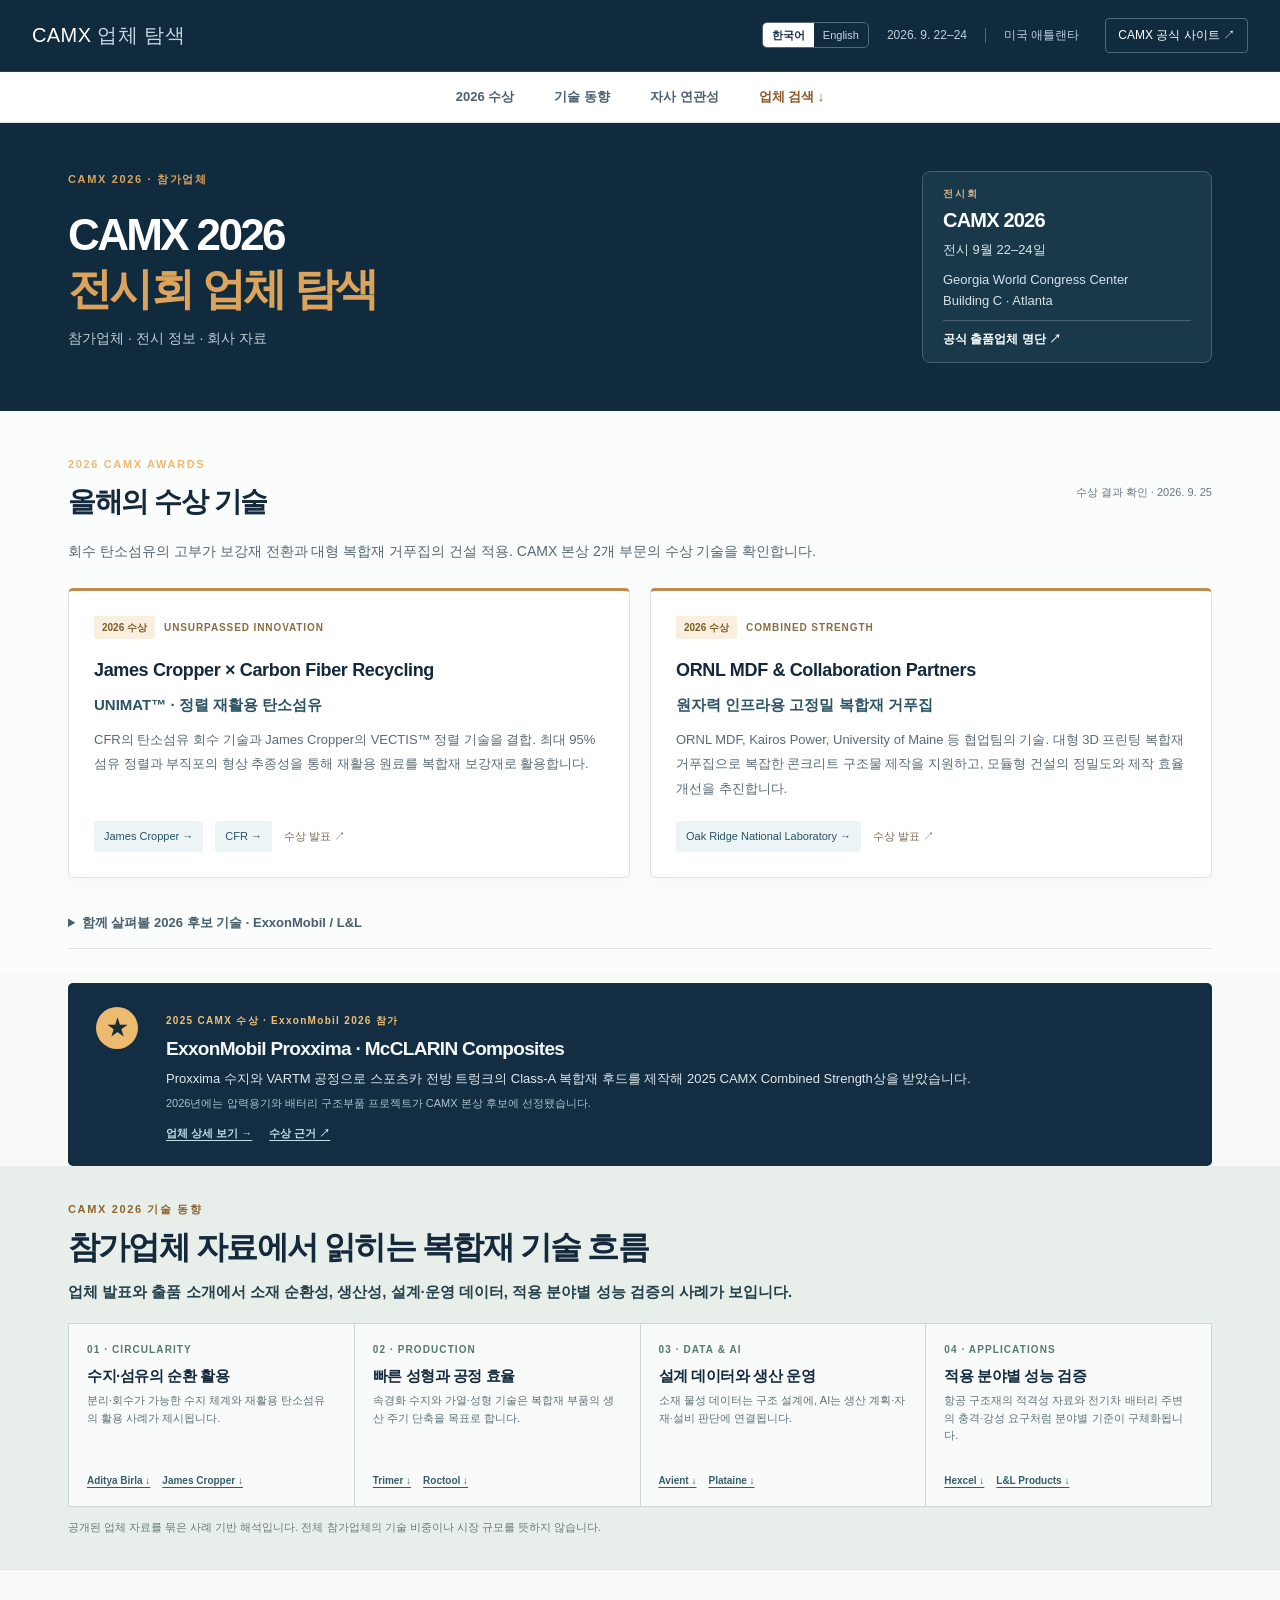
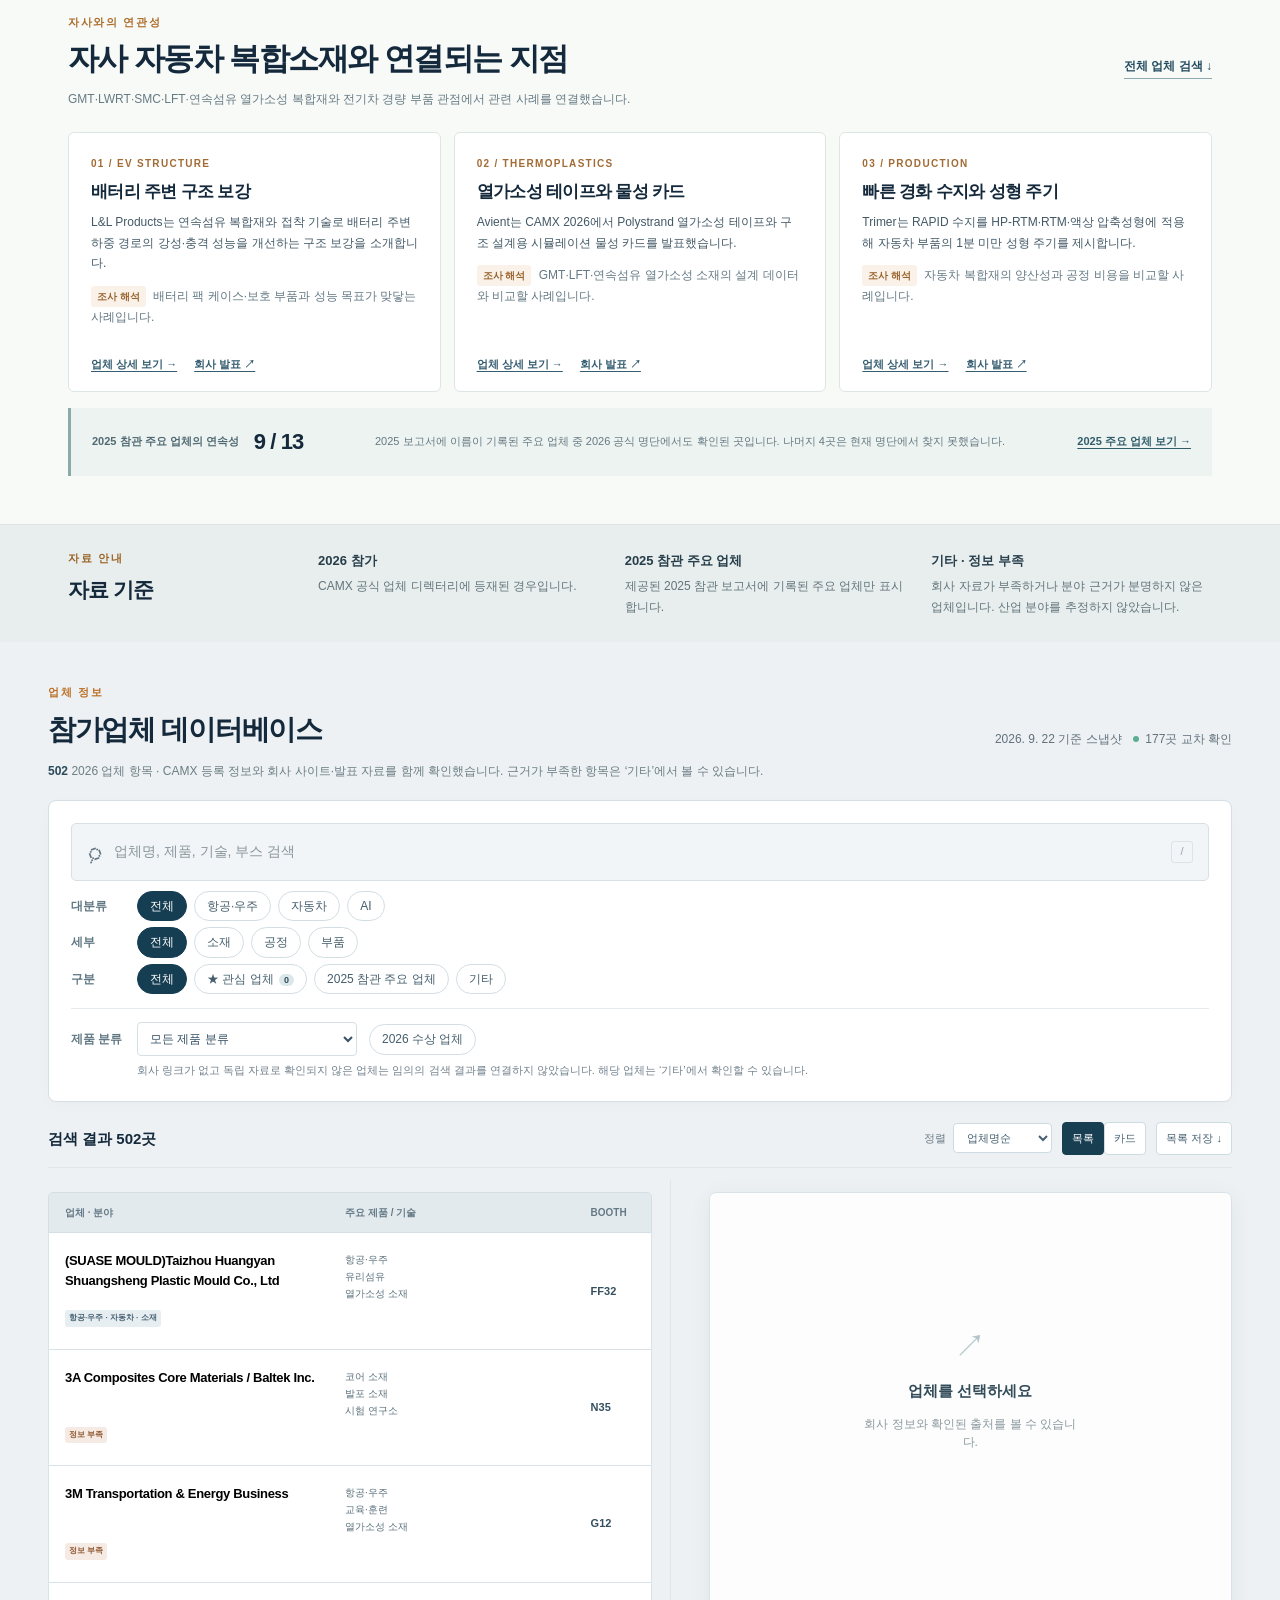
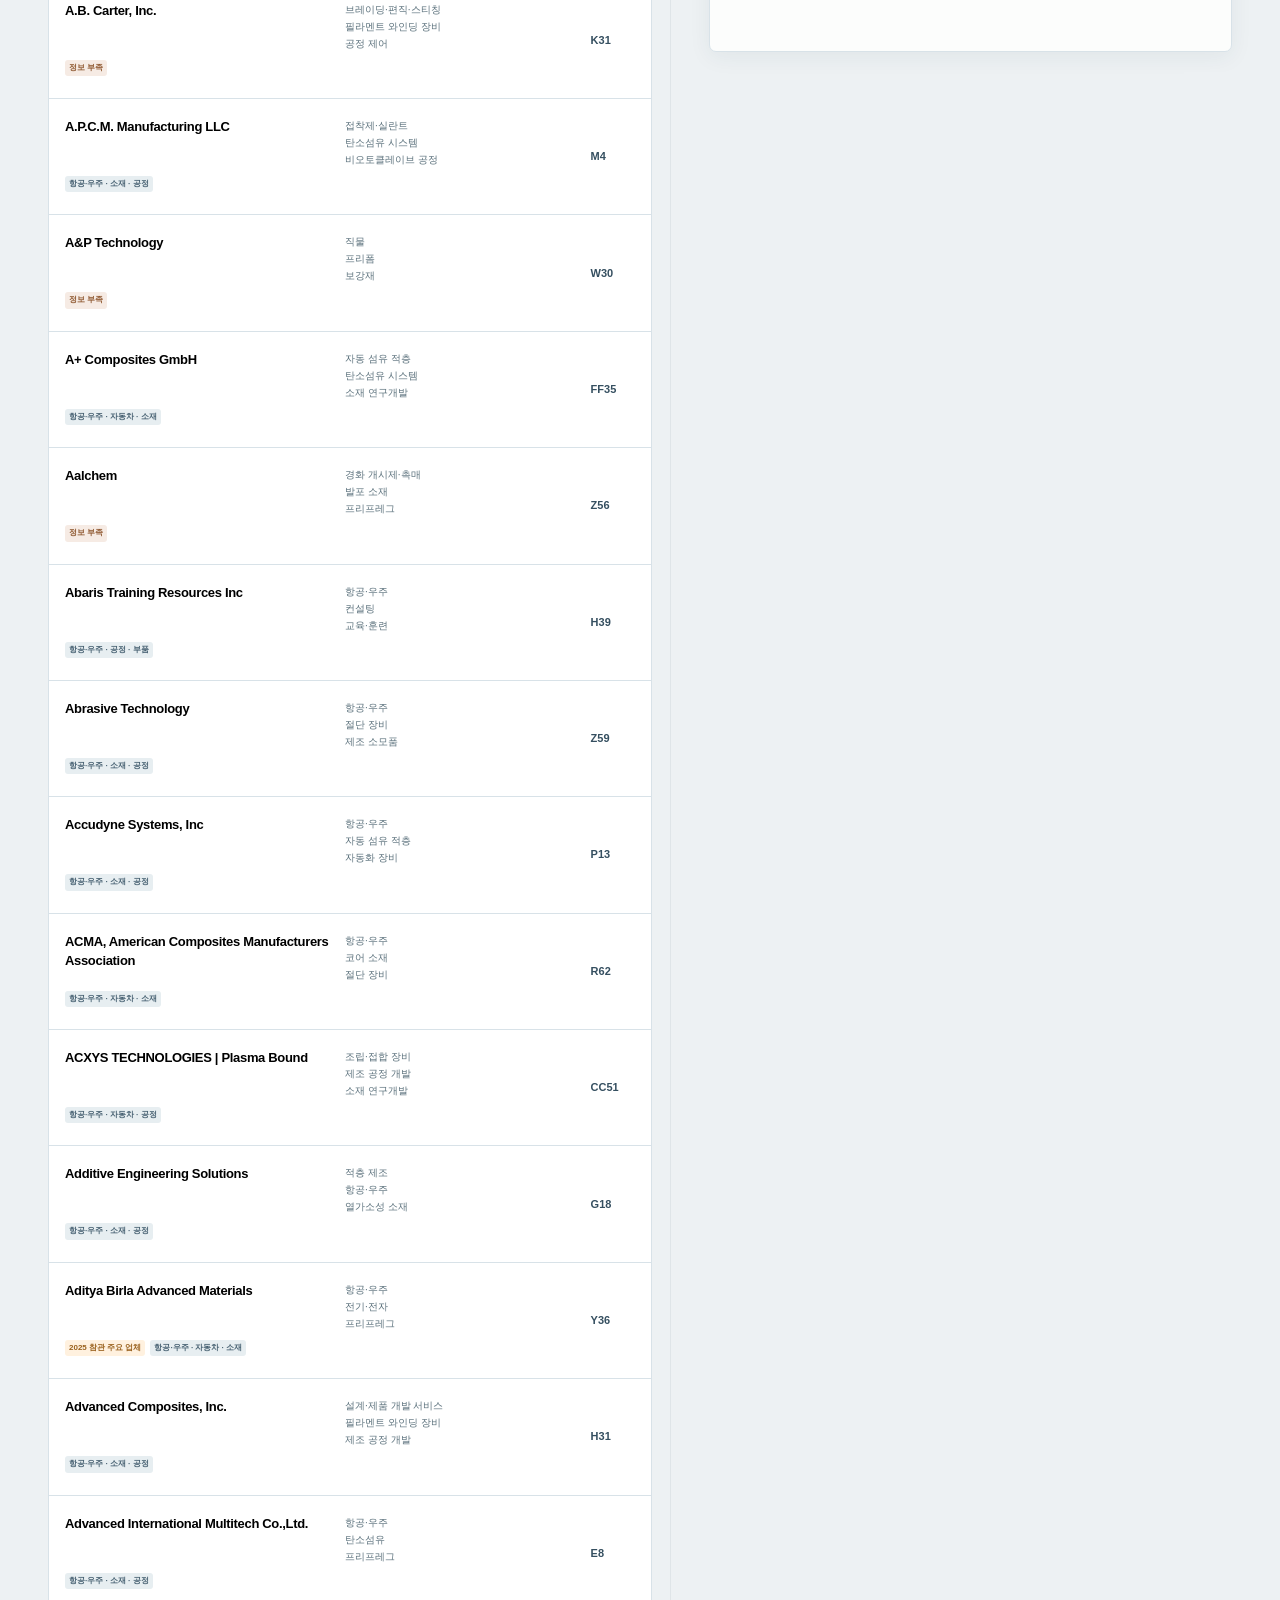
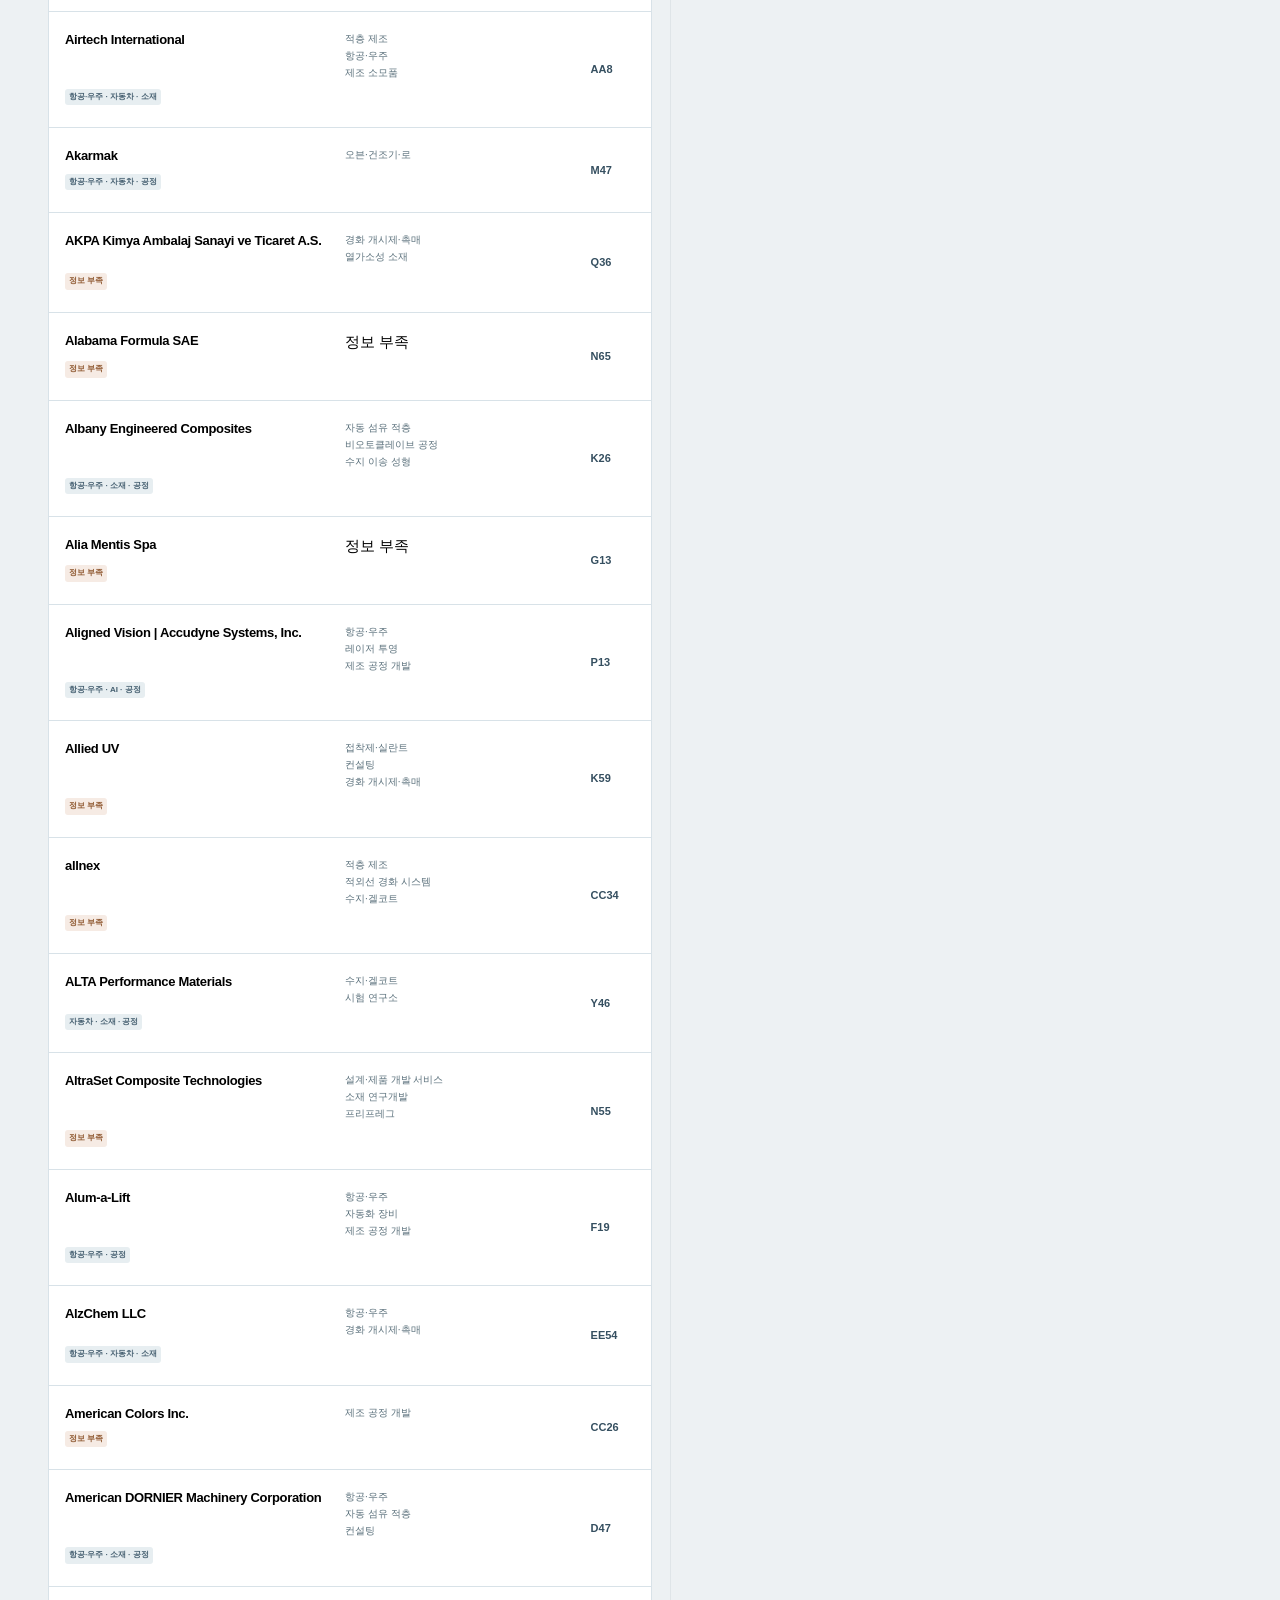
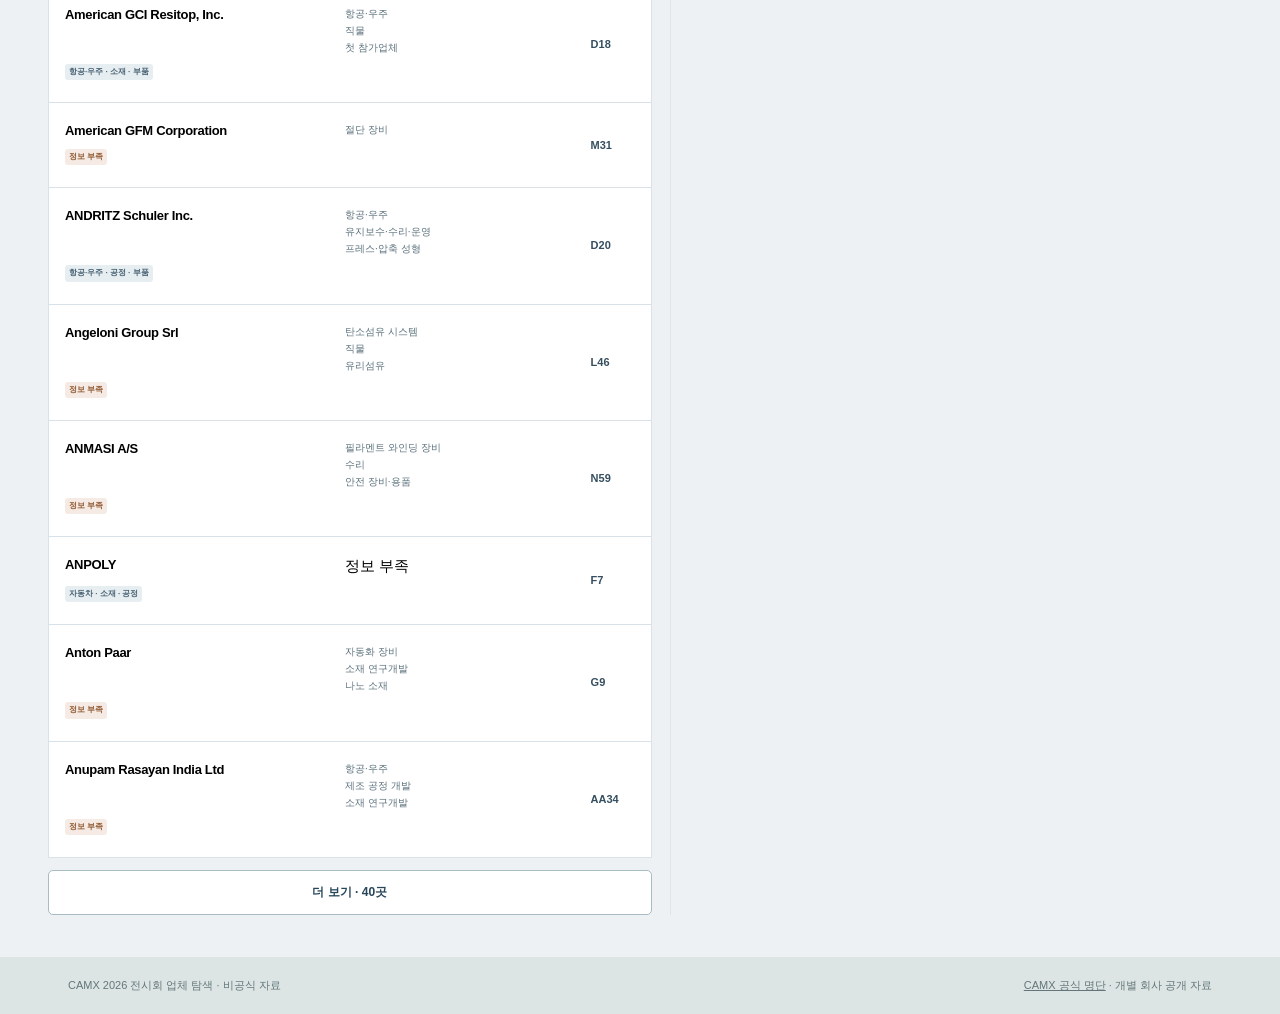
<file: index.html>
<!doctype html>
<html lang="ko">
<head>
  <meta charset="utf-8">
  <meta name="viewport" content="width=device-width, initial-scale=1">
  <meta name="theme-color" content="#0d2034">
  <meta name="description" content="CAMX 2026 전시회 업체 탐색. 항공·우주, 자동차, AI 분야와 소재, 공정, 부품으로 참가업체를 검색합니다.">
  <title>CAMX 2026 전시회 업체 탐색</title>
  <link rel="icon" href="favicon.svg" type="image/svg+xml">
  <link rel="stylesheet" href="styles.css?v=20260925-explorer">
  <script defer src="i18n.js?v=20260925-explorer"></script>
  <script defer src="app.js?v=20260925-clean-list"></script>
</head>
<body>
  <header class="site-header">
    <div class="brand"><span>CAMX <b data-i18n="brand">업체 탐색</b></span></div>
    <div class="header-meta"><div class="language-switch" role="group" aria-label="Language"><button type="button" data-lang="ko" aria-pressed="true">한국어</button><button type="button" data-lang="en" aria-pressed="false">English</button></div><span>2026. 9. 22–24</span><span class="header-divider"></span><span data-i18n="location">미국 애틀랜타</span><a href="https://www.thecamx.org/" target="_blank" rel="noopener noreferrer" data-i18n="officialSite">CAMX 공식 사이트 ↗</a></div>
  </header>

  <nav class="section-nav" aria-label="Sections"><a href="#awards-2026" data-i18n="navAwards"></a><a href="#trends" data-i18n="navTrends"></a><a href="#relevance" data-i18n="navRelevance"></a><a class="nav-database" href="#database" data-i18n="navDatabase"></a></nav>
  <main>
    <section class="intro" aria-labelledby="page-title">
      <div>
        <p class="eyebrow" data-i18n="coverKicker">CAMX 2026 · 참가업체</p>
        <h1 id="page-title">CAMX 2026<br><em data-i18n="cover">전시회 업체 탐색</em></h1>
        <p class="intro-copy" data-i18n="intro">참가업체 · 전시 정보 · 회사 자료</p>
      </div>
      <div class="event-note" aria-label="전시회 정보" data-i18n-aria="eventInfo">
        <span class="note-kicker" data-i18n="eventKicker">전시회</span>
        <strong>CAMX 2026</strong>
        <span data-i18n="eventDate">전시 9월 22–24일</span>
        <span>Georgia World Congress Center<br>Building C · Atlanta</span>
        <a href="https://camx2026.mapyourshow.com/8_0/explore/exhibitor-gallery.cfm" target="_blank" rel="noopener noreferrer" data-i18n="officialDirectory">공식 출품업체 명단 ↗</a>
      </div>
    </section>

    <section class="awards-overview" id="awards-2026" aria-labelledby="awards-title"><div class="awards-head"><div><p class="eyebrow">2026 CAMX AWARDS</p><h2 id="awards-title" data-i18n="winnerHeading"></h2></div><span class="updated-date" data-i18n="awardUpdated"></span></div><p class="awards-lead" data-i18n="winnerIntro"></p><div class="winner-grid"><article class="winner-card"><div class="winner-top"><span class="winner-label" data-i18n="winnerLabel"></span><span>UNSURPASSED INNOVATION</span></div><h3>James Cropper × Carbon Fiber Recycling</h3><h4 data-i18n="winnerCropTitle"></h4><p data-i18n="winnerCropBody"></p><div class="winner-links"><button type="button" data-featured="id-783">James Cropper →</button><button type="button" data-featured="id-12013">CFR →</button><a href="https://advancedmaterials.jamescropper.com/journal/james-cropper-and-carbon-fiber-recycling-win-camx-unsurpassed-innovation-award-for-unimat-aligned-nonwovens/" target="_blank" rel="noopener noreferrer" data-i18n="winnerSource"></a></div></article><article class="winner-card"><div class="winner-top"><span class="winner-label" data-i18n="winnerLabel"></span><span>COMBINED STRENGTH</span></div><h3>ORNL MDF &amp; Collaboration Partners</h3><h4 data-i18n="winnerOrnlTitle"></h4><p data-i18n="winnerOrnlBody"></p><div class="winner-links"><button type="button" data-featured="id-9748">Oak Ridge National Laboratory →</button><a href="https://www.linkedin.com/posts/camx---the-composites-and-advanced-materials-expo_camx2026-camx2026-composites-activity-7508188193461243905-IIKW" target="_blank" rel="noopener noreferrer" data-i18n="winnerSource"></a></div></article></div><details class="finalist-disclosure"><summary data-i18n="finalistsHeading"></summary><p data-i18n="finalistsNote"></p>      <div class="award-grid">
        <article class="award-card featured-award"><span data-i18n="awardCombined">COMBINED STRENGTH 후보</span><h3 data-i18n="exxonPressureTitle">더 높은 압력, 더 적은 탄소섬유의 압력용기</h3><p data-i18n="exxonPressureBody">ExxonMobil Proxxima와 Optimum CST는 높은 파열압 성능을 활용해 압력용기의 탄소섬유 사용량을 줄이는 설계를 제안했습니다. 저점도 수지를 기존 습식 필라멘트 와인딩에 적용하고 낮은 경화온도와 짧은 후경화를 목표로 합니다.</p><div><button type="button" data-featured="id-11883" data-i18n="companyDetail">업체 상세 보기 →</button><a href="https://camx2026.mapyourshow.com/8_0/sessions/session-details.cfm?scheduleid=229" target="_blank" rel="noopener noreferrer" data-i18n="entryDetail">후보작 정보 ↗</a></div></article>
        <article class="award-card featured-award"><span data-i18n="awardInnovation">UNSURPASSED INNOVATION 후보</span><h3 data-i18n="exxonBatteryTitle">배터리 구조부품용 FRP 설계</h3><p data-i18n="exxonBatteryBody">ExxonMobil과 Fraunhofer ICT는 배터리 케이스와 구조부품을 대상으로 HP-RTM 생산 장비, 실물 규모 금형, FEA와 Moldflow 해석을 연결합니다. 목표는 기존 열경화성 수지 대비 성능과 가공 이점, 생산 주기를 정량화하는 것입니다.</p><div><button type="button" data-featured="id-11883" data-i18n="companyDetail">업체 상세 보기 →</button><a href="https://www.ict.fraunhofer.de/en/projects/ProxximaTM_resin_systems.html" target="_blank" rel="noopener noreferrer" data-i18n="projectDetail">프로젝트 설명 ↗</a></div></article>

      <article class="award-card"><span data-i18n="awardInnovation"></span><h3 data-i18n="llAwardTitle"></h3><p data-i18n="llAwardBody"></p><button type="button" data-featured="id-620" data-i18n="companyDetail"></button></article></div></details></section>
    <section class="award-highlight" aria-label="2025 CAMX 수상 사례" data-i18n-aria="awardHighlight">
      <div class="award-spotlight">
        <div class="award-icon" aria-hidden="true">★</div>
        <div>
          <span class="award-kicker" data-i18n="awardKicker">2025 CAMX 수상 · ExxonMobil 2026 참가</span>
          <h2 data-i18n="awardTitle">ExxonMobil Proxxima · McCLARIN Composites</h2>
          <p data-i18n="awardFact">Proxxima 수지와 VARTM 공정으로 스포츠카 전방 트렁크의 Class-A 복합재 후드를 제작해 2025 CAMX Combined Strength상을 받았습니다.</p>
          <p class="award-qualifier" data-i18n="awardQualifier">ExxonMobil은 2026년 Fraunhofer ICT와 배터리 구조부품용 FRP 설계로 CAMX 혁신상 후보에 올랐습니다.</p>
          <div class="insight-links"><button type="button" data-featured="id-11883" data-i18n="companyDetail">업체 상세 보기 →</button><a href="https://iacmi.org/bright-idea-polyolefin-thermoset-resin-power-performance/" target="_blank" rel="noopener noreferrer" data-i18n="awardSource">수상 근거 ↗</a></div>
        </div>
      </div>
    </section>


    <section id="trends" class="trend-overview" aria-labelledby="trend-title">
      <div class="trend-head"><p class="eyebrow" data-i18n="trendKicker">CAMX 2026 기술 동향</p><h2 id="trend-title" data-i18n="trendTitle">참가업체 자료에서 읽히는 복합재 기술 흐름</h2><p data-i18n="trendLead">업체 발표와 출품 소개에서 소재 순환성, 생산성, 설계·운영 데이터, 적용 분야별 성능 검증의 사례가 보입니다.</p></div>
      <div class="trend-steps">
        <div class="trend-step"><span>01 · CIRCULARITY</span><h3 data-i18n="trendOneTitle">수지·섬유의 순환 활용</h3><p data-i18n="trendOneBody">분리·회수가 가능한 수지 체계와 재활용 탄소섬유의 활용 사례가 제시됩니다.</p><div><button type="button" data-featured="id-11646">Aditya Birla ↓</button><button type="button" data-featured="id-783">James Cropper ↓</button></div></div>
        <div class="trend-step"><span>02 · PRODUCTION</span><h3 data-i18n="trendTwoTitle">빠른 성형과 공정 효율</h3><p data-i18n="trendTwoBody">속경화 수지와 가열·성형 기술은 복합재 부품의 생산 주기 단축을 목표로 합니다.</p><div><button type="button" data-featured="id-11686">Trimer ↓</button><button type="button" data-featured="id-658">Roctool ↓</button></div></div>
        <div class="trend-step"><span>03 · DATA &amp; AI</span><h3 data-i18n="trendThreeTitle">설계 데이터와 생산 운영</h3><p data-i18n="trendThreeBody">소재 물성 데이터는 구조 설계에, AI는 생산 계획·자재·설비 판단에 연결됩니다.</p><div><button type="button" data-featured="id-9808">Avient ↓</button><button type="button" data-featured="id-10026">Plataine ↓</button></div></div>
        <div class="trend-step"><span>04 · APPLICATIONS</span><h3 data-i18n="trendFourTitle">적용 분야별 성능 검증</h3><p data-i18n="trendFourBody">항공 구조재의 적격성 자료와 전기차 배터리 주변의 충격·강성 요구처럼 분야별 기준이 구체화됩니다.</p><div><button type="button" data-featured="id-410">Hexcel ↓</button><button type="button" data-featured="id-620">L&amp;L Products ↓</button></div></div>
      </div>
      <p class="trend-scope" data-i18n="trendScope">공개된 업체 자료를 묶은 사례 기반 해석입니다. 전체 참가업체의 기술 비중이나 시장 규모를 뜻하지 않습니다.</p>
    </section>

    <section id="relevance" class="briefing" aria-labelledby="briefing-title">
      <div class="briefing-head">
        <div><p class="eyebrow" data-i18n="briefingKicker">자사와의 연관성</p><h2 id="briefing-title" data-i18n="briefingTitle">자사 자동차 복합소재와 연결되는 지점</h2></div>
        <a href="#database" class="briefing-jump" data-i18n="browseAll">전체 업체 검색 ↓</a>
      </div>
      <p class="briefing-lead" data-i18n="briefingLead">GMT·LWRT·SMC·LFT·연속섬유 열가소성 복합재와 전기차 경량 부품 관점에서 관련 사례를 연결했습니다.</p>
      <div class="insight-grid">
        <article class="insight"><span class="insight-no">01 / EV STRUCTURE</span><h3 data-i18n="insightOneTitle">배터리 주변 구조 보강</h3><p data-i18n="insightOneFact">L&amp;L Products는 연속섬유 복합재와 접착 기술로 배터리 주변 하중 경로의 강성·충격 성능을 개선하는 구조 보강을 소개합니다.</p><p class="insight-meaning"><b data-i18n="interpretation">조사 해석</b> <span data-i18n="insightOneMeaning">배터리 팩 케이스·보호 부품과 성능 목표가 맞닿는 사례입니다.</span></p><div class="insight-links"><button type="button" data-featured="id-620" data-i18n="companyDetail">업체 상세 보기 →</button><a href="https://www.llproducts.com/articles/addressing-ev-structural-demands-with-advanced-composites/" target="_blank" rel="noopener noreferrer" data-i18n="companyAnnouncement">회사 발표 ↗</a></div></article>
        <article class="insight"><span class="insight-no">02 / THERMOPLASTICS</span><h3 data-i18n="insightTwoTitle">열가소성 테이프와 물성 카드</h3><p data-i18n="insightTwoFact">Avient는 CAMX 2026에서 Polystrand 열가소성 테이프와 구조 설계용 시뮬레이션 물성 카드를 발표했습니다.</p><p class="insight-meaning"><b data-i18n="interpretation">조사 해석</b> <span data-i18n="insightTwoMeaning">GMT·LFT·연속섬유 열가소성 소재의 설계 데이터와 비교할 사례입니다.</span></p><div class="insight-links"><button type="button" data-featured="id-9808" data-i18n="companyDetail">업체 상세 보기 →</button><a href="https://www.avient.com/news/avient-accelerates-composite-design-new-simulation-ready-material-cards-and-enhanced-polystrand-thermoplastic-tapes-camx-2026" target="_blank" rel="noopener noreferrer" data-i18n="companyAnnouncement">회사 발표 ↗</a></div></article>
        <article class="insight"><span class="insight-no">03 / PRODUCTION</span><h3 data-i18n="insightThreeTitle">빠른 경화 수지와 성형 주기</h3><p data-i18n="insightThreeFact">Trimer는 RAPID 수지를 HP-RTM·RTM·액상 압축성형에 적용해 자동차 부품의 1분 미만 성형 주기를 제시합니다.</p><p class="insight-meaning"><b data-i18n="interpretation">조사 해석</b> <span data-i18n="insightThreeMeaning">자동차 복합재의 양산성과 공정 비용을 비교할 사례입니다.</span></p><div class="insight-links"><button type="button" data-featured="id-11686" data-i18n="companyDetail">업체 상세 보기 →</button><a href="https://trimer-tech.com/markets/" target="_blank" rel="noopener noreferrer" data-i18n="companyAnnouncement">회사 발표 ↗</a></div></article>
      </div>
      <div class="continuity"><div><span class="continuity-label" data-i18n="continuityLabel">2025 참관 주요 업체의 연속성</span><strong><span id="stat-match">—</span> / <span id="stat-report">—</span></strong></div><p data-i18n="continuityCopy">2025 보고서에 이름이 기록된 주요 업체 중 2026 공식 명단에서도 확인된 곳입니다. 나머지 4곳은 현재 명단에서 찾지 못했습니다.</p><button type="button" id="show-prior" data-i18n="seePrior">2025 주요 업체 보기 →</button></div>
    </section>


    <section class="method" aria-labelledby="method-title"><div><p class="eyebrow" data-i18n="dataKicker">자료 안내</p><h2 id="method-title" data-i18n="dataNotes">자료 기준</h2></div><div class="method-grid"><p><b data-i18n="current">2026 참가</b><br><span data-i18n="noteCurrent">CAMX 공식 업체 디렉터리에 등재된 경우입니다.</span></p><p><b data-i18n="prior">2025 참관 주요 업체</b><br><span data-i18n="notePrior">제공된 2025 참관 보고서에 기록된 주요 업체만 표시합니다.</span></p><p><b data-i18n="otherInfo">기타 · 정보 부족</b><br><span data-i18n="noteOther">회사 자료가 부족하거나 분야 근거가 분명하지 않은 업체입니다. 산업 분야를 추정하지 않았습니다.</span></p></div></section>

    <section id="database" class="workspace" aria-label="업체 검색" data-i18n-aria="searchArea">
      <div class="workspace-head">
        <div><p class="eyebrow light" data-i18n="researchKicker">업체 정보</p><h2 data-i18n="database">참가업체 데이터베이스</h2></div>
        <p class="snapshot"><span data-i18n="snapshot">2026. 9. 19 기준 스냅샷</span> <span class="snapshot-dot"></span> <span id="snapshot-count">불러오는 중</span></p>
      </div>
      <p class="database-meta"><strong id="stat-all">—</strong> <span data-i18n="statAll">2026 업체 항목</span> · <span data-i18n="statNote">CAMX 등록 정보와 회사 사이트·발표 자료를 함께 확인했습니다. 근거가 부족한 항목은 ‘기타’에서 볼 수 있습니다.</span></p>

      <div class="research-console"><div class="search-area">
        <label class="search-box" for="search-input"><span class="search-icon" aria-hidden="true">⌕</span><input id="search-input" type="search" autocomplete="off" placeholder="업체명, 제품, 기술 검색" data-i18n-placeholder="searchPlaceholder"><span class="shortcut">/</span></label>
        <button id="clear-button" class="clear-button" type="button" hidden data-i18n="clear">초기화</button>
      </div>
      <div class="filter-row"><span class="filter-label" data-i18n="marketLabel">대분류</span><div id="market-filters" class="chips" role="group" aria-label="대분류 필터" data-i18n-aria="marketFilters"></div></div>
      <div class="filter-row second"><span class="filter-label" data-i18n="segmentLabel">세부</span><div id="segment-filters" class="chips" role="group" aria-label="세부 필터" data-i18n-aria="segmentFilters"></div></div>
      <div class="filter-row second"><span class="filter-label" data-i18n="scopeLabel">구분</span><div class="chips" role="group" aria-label="구분 필터" data-i18n-aria="statusFilters"><button class="chip active" data-scope="all" type="button" data-i18n="all">전체</button><button class="chip" data-scope="favorite" type="button"><span aria-hidden="true">★</span> <span data-i18n="favorites">관심 업체</span> <b id="favorite-count">0</b></button><button class="chip" data-scope="prior" type="button" data-i18n="prior">2025 참관 주요 업체</button><button class="chip" data-scope="uncertain" type="button" data-i18n="other">기타</button></div></div>
      <div class="product-filter"><label for="product-filter" data-i18n="productFilter"></label><select id="product-filter"></select><button class="chip" type="button" data-scope="award" data-i18n="awardFilter"></button></div>
      <p class="scope-note" data-i18n="scopeNote">회사 링크가 없고 독립 자료로 확인되지 않은 업체는 임의의 검색 결과를 연결하지 않았습니다. 해당 업체는 ‘기타’에서 확인할 수 있습니다.</p>
      </div>

      <div class="results-head"><p id="result-count" aria-live="polite">업체 목록을 불러오는 중입니다.</p><div class="result-actions"><label><span data-i18n="sortLabel"></span><select id="sort-select"><option value="name" data-i18n="sortName"></option><option value="verified" data-i18n="sortVerified"></option></select></label><div class="view-toggle" role="group" aria-label="View"><button type="button" data-view="compact" aria-pressed="true" data-i18n="viewCompact"></button><button type="button" data-view="cards" aria-pressed="false" data-i18n="viewCards"></button></div><button type="button" id="export-csv" data-i18n="exportCsv"></button></div></div>
      <div class="results-layout" data-view="compact">
        <div class="list-column"><div class="list-heading"><span data-i18n="listCompany"></span><span data-i18n="listProduct"></span><span data-i18n="boothLabel"></span></div><div id="company-list" class="company-list"></div><button id="more-button" class="more-button" type="button" hidden>더 보기</button></div>
        <aside id="detail-panel" class="detail-panel" aria-live="polite"><div class="empty-detail"><span>↗</span><strong>업체를 선택하세요</strong><p>회사 정보와 확인된 출처를 볼 수 있습니다.</p></div></aside>
      </div>
    </section>
  </main>
  <footer><span data-i18n="footerStart">CAMX 2026 전시회 업체 탐색 · 비공식 자료</span><span><a href="https://camx2026.mapyourshow.com/8_0/explore/exhibitor-gallery.cfm" target="_blank" rel="noopener noreferrer" data-i18n="footerDirectory">CAMX 공식 명단</a> · <span data-i18n="footerSources">개별 회사 공개 자료</span></span></footer>
</body>
</html>
</file>
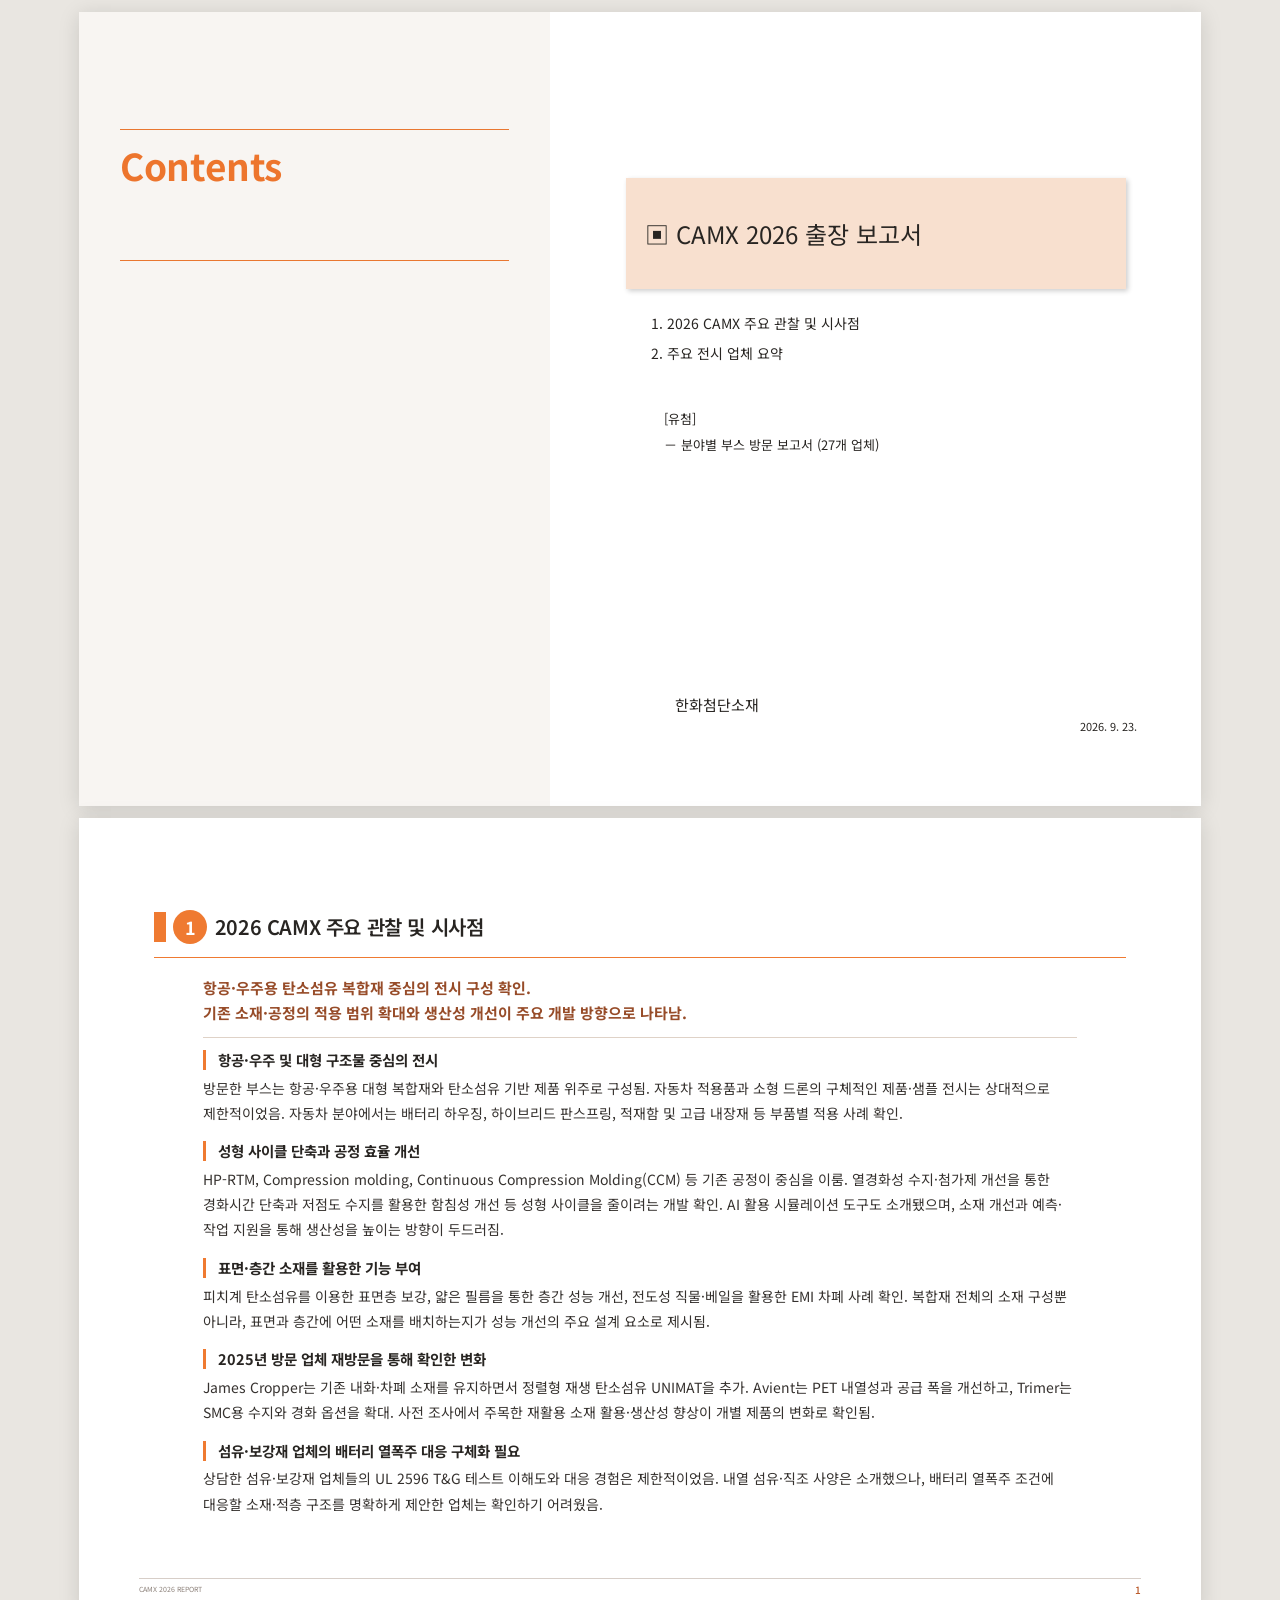
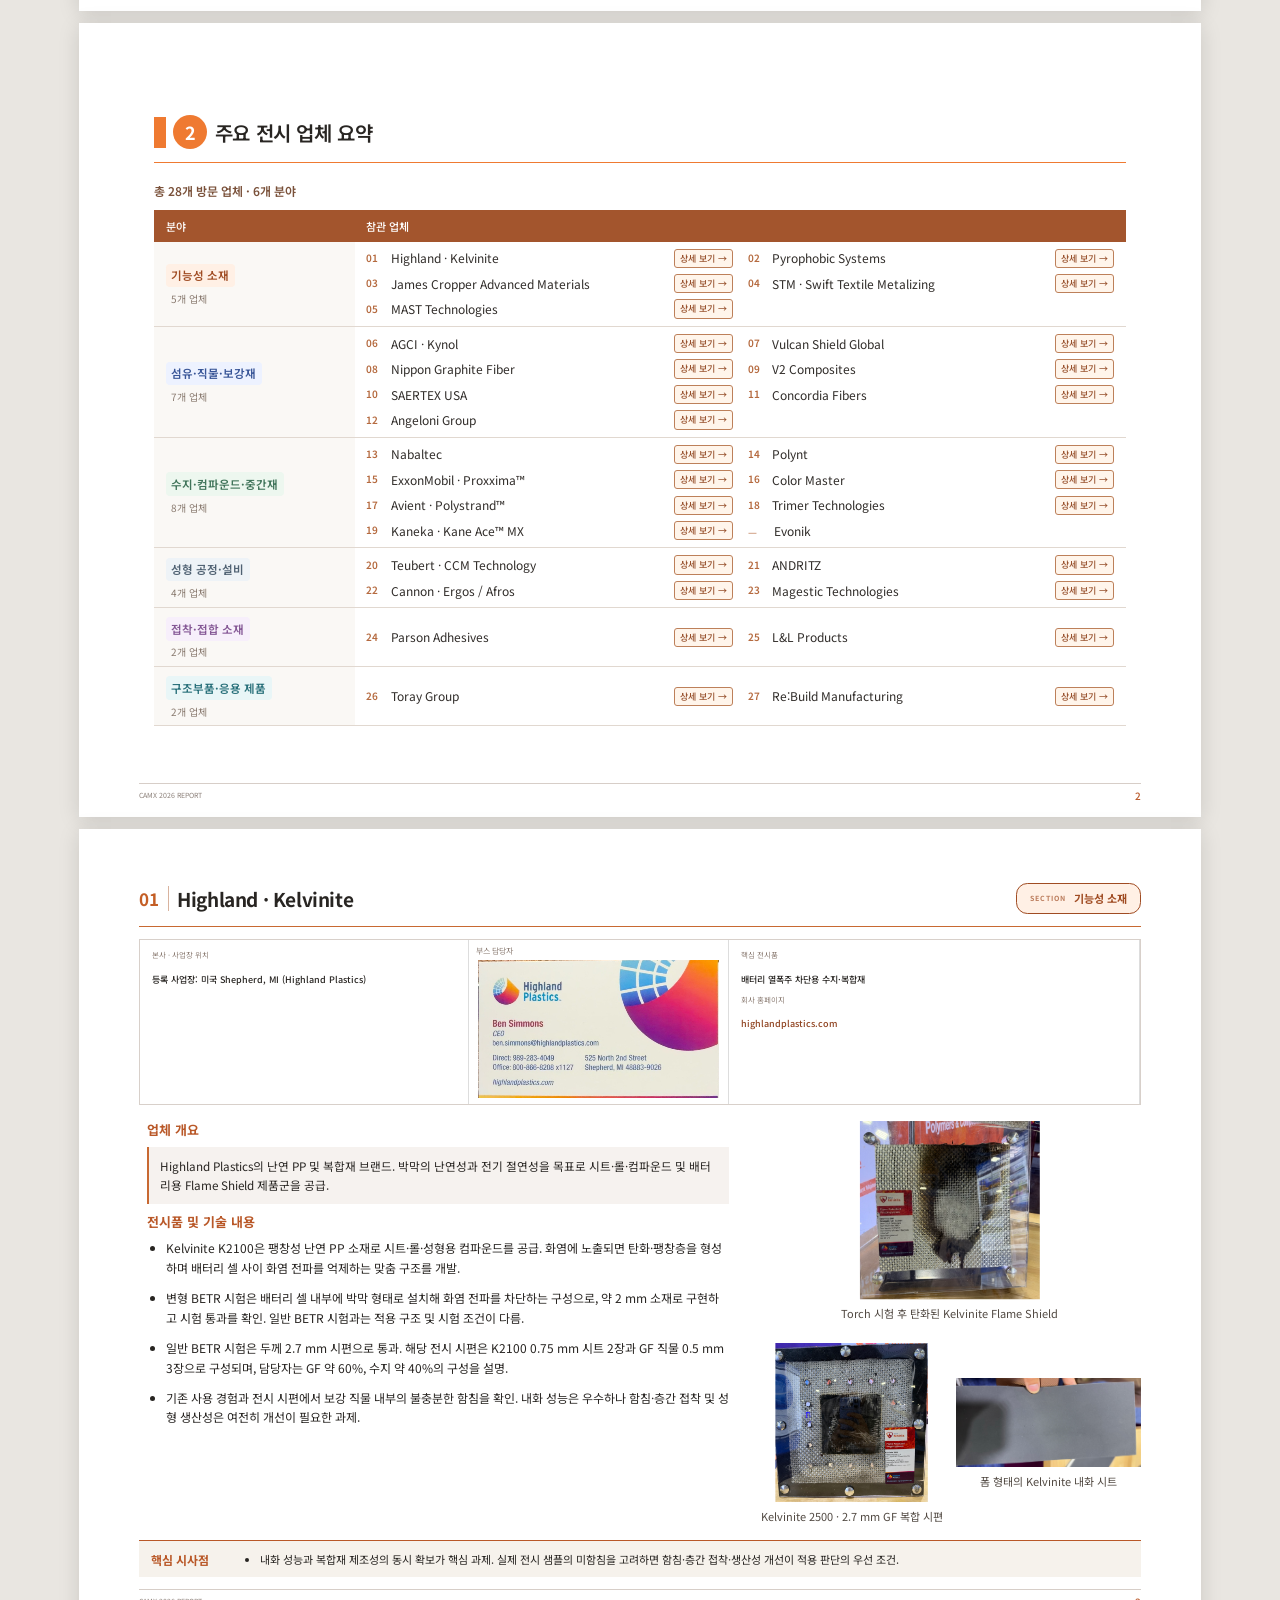
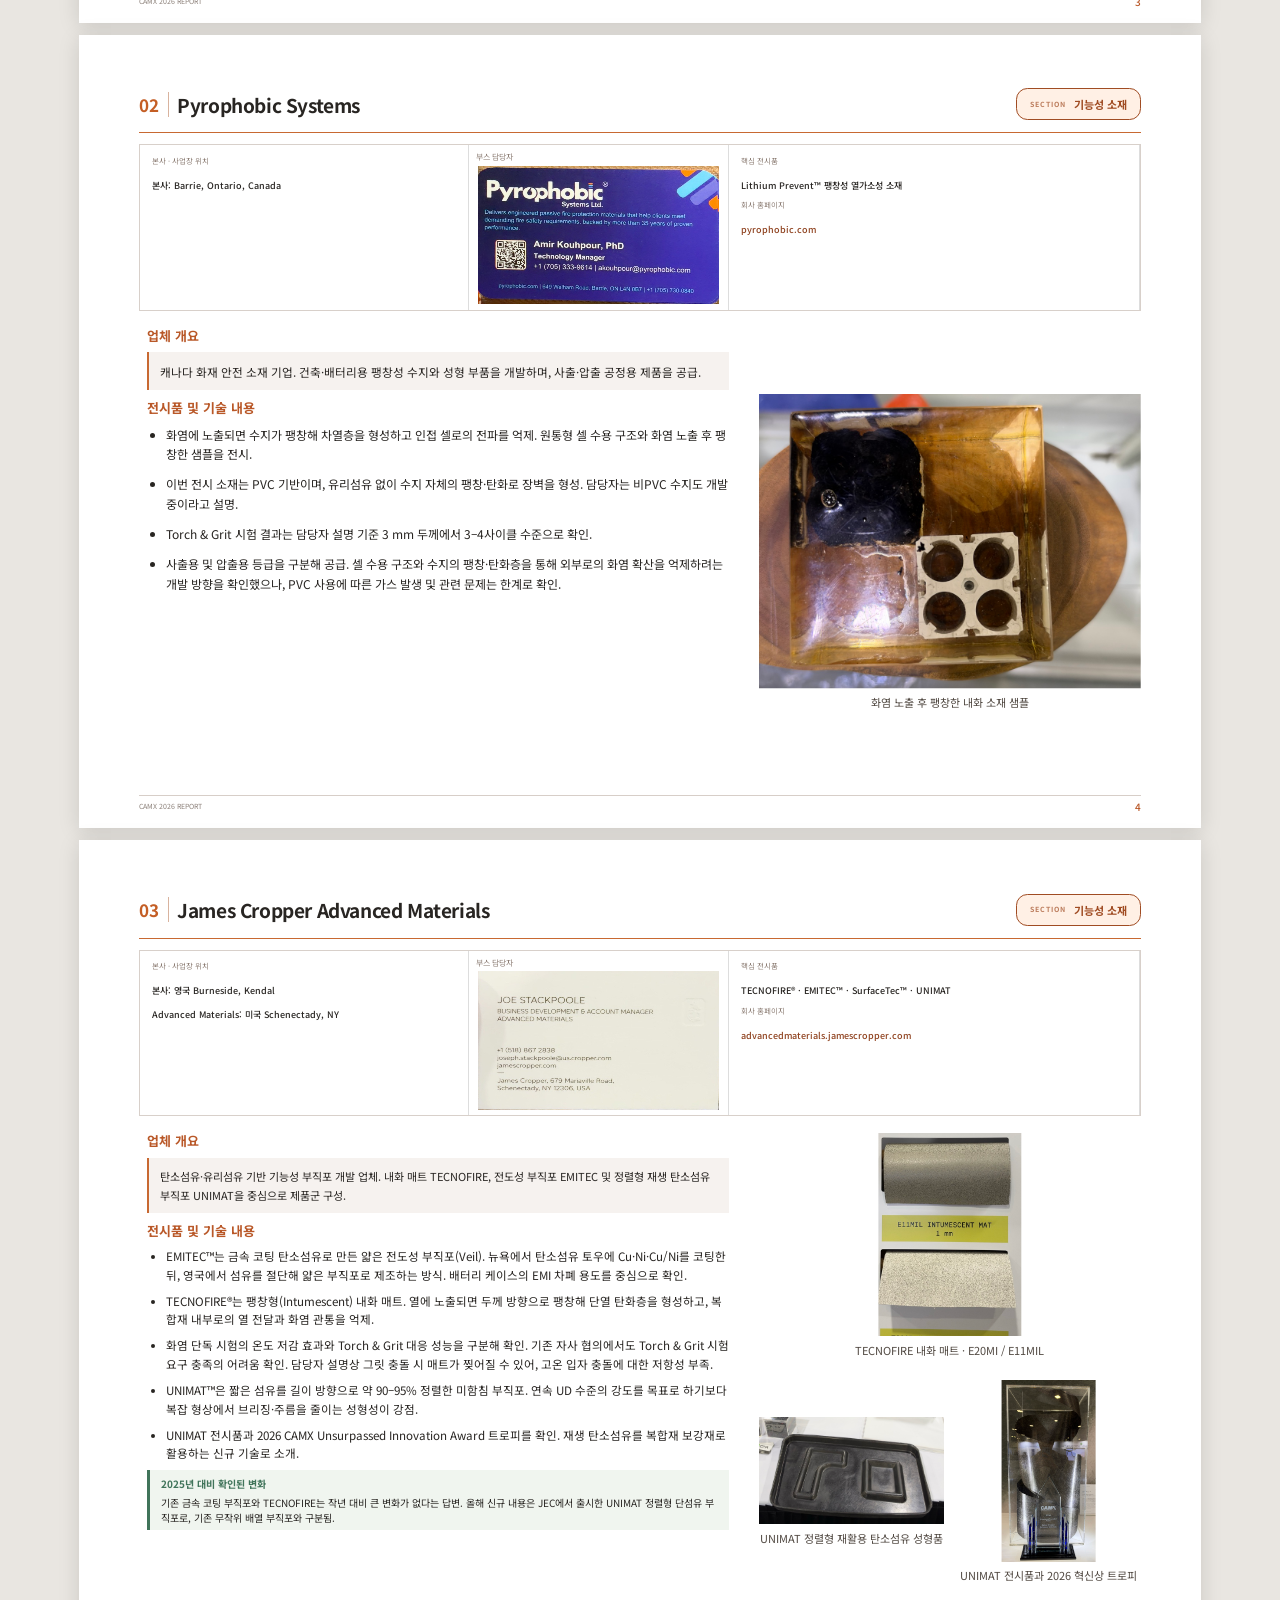
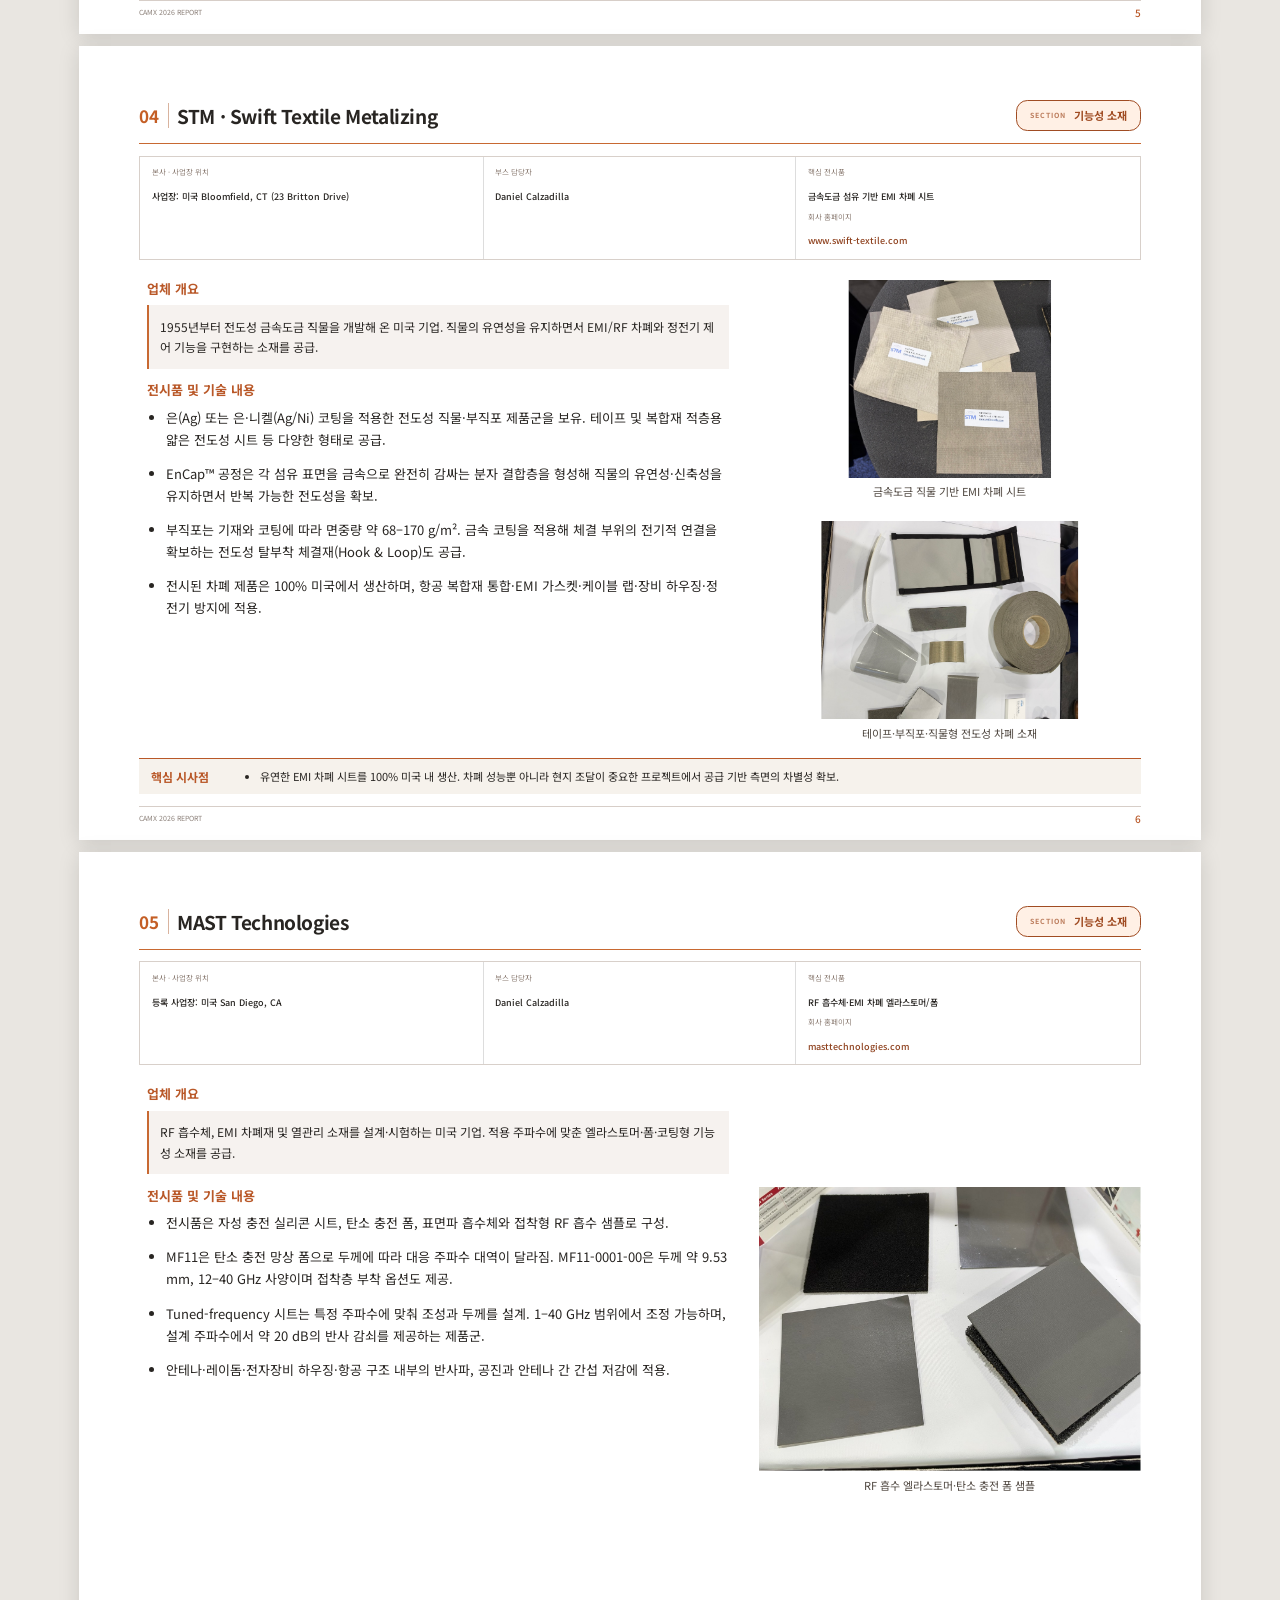
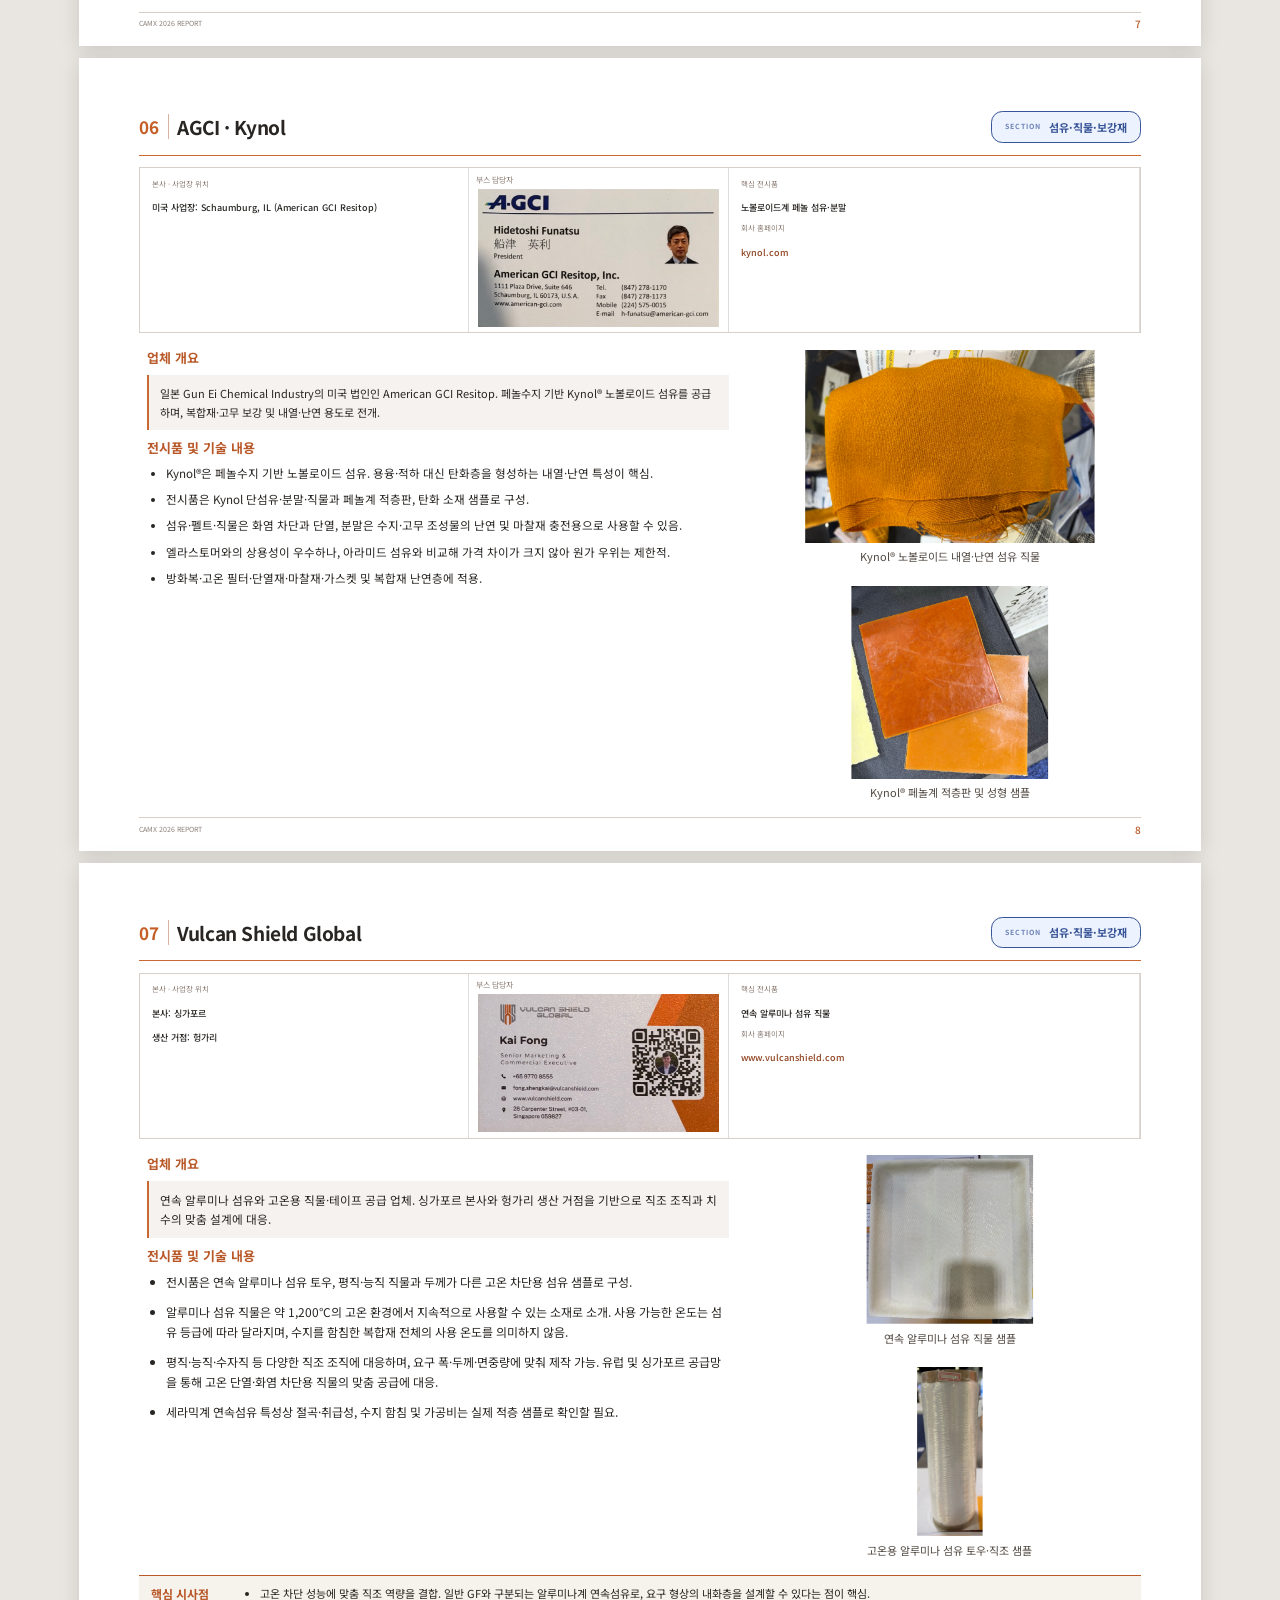
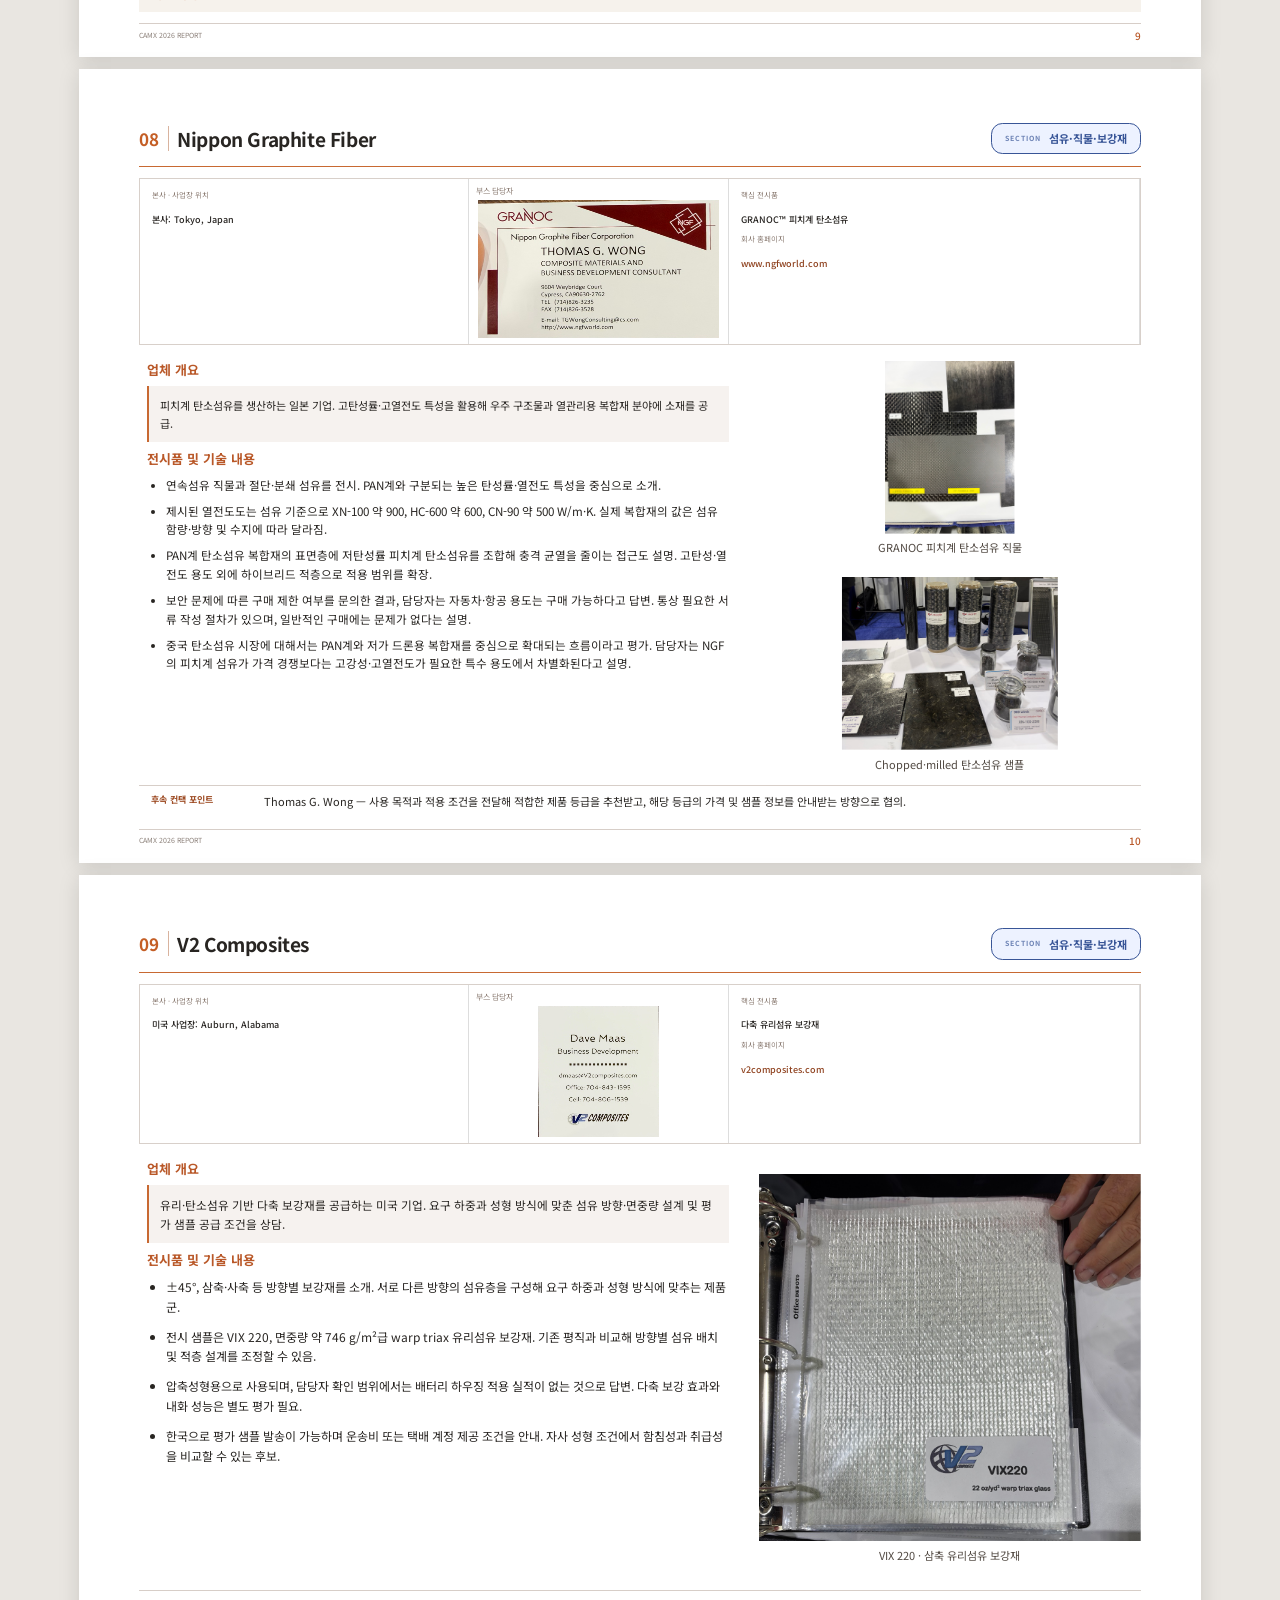
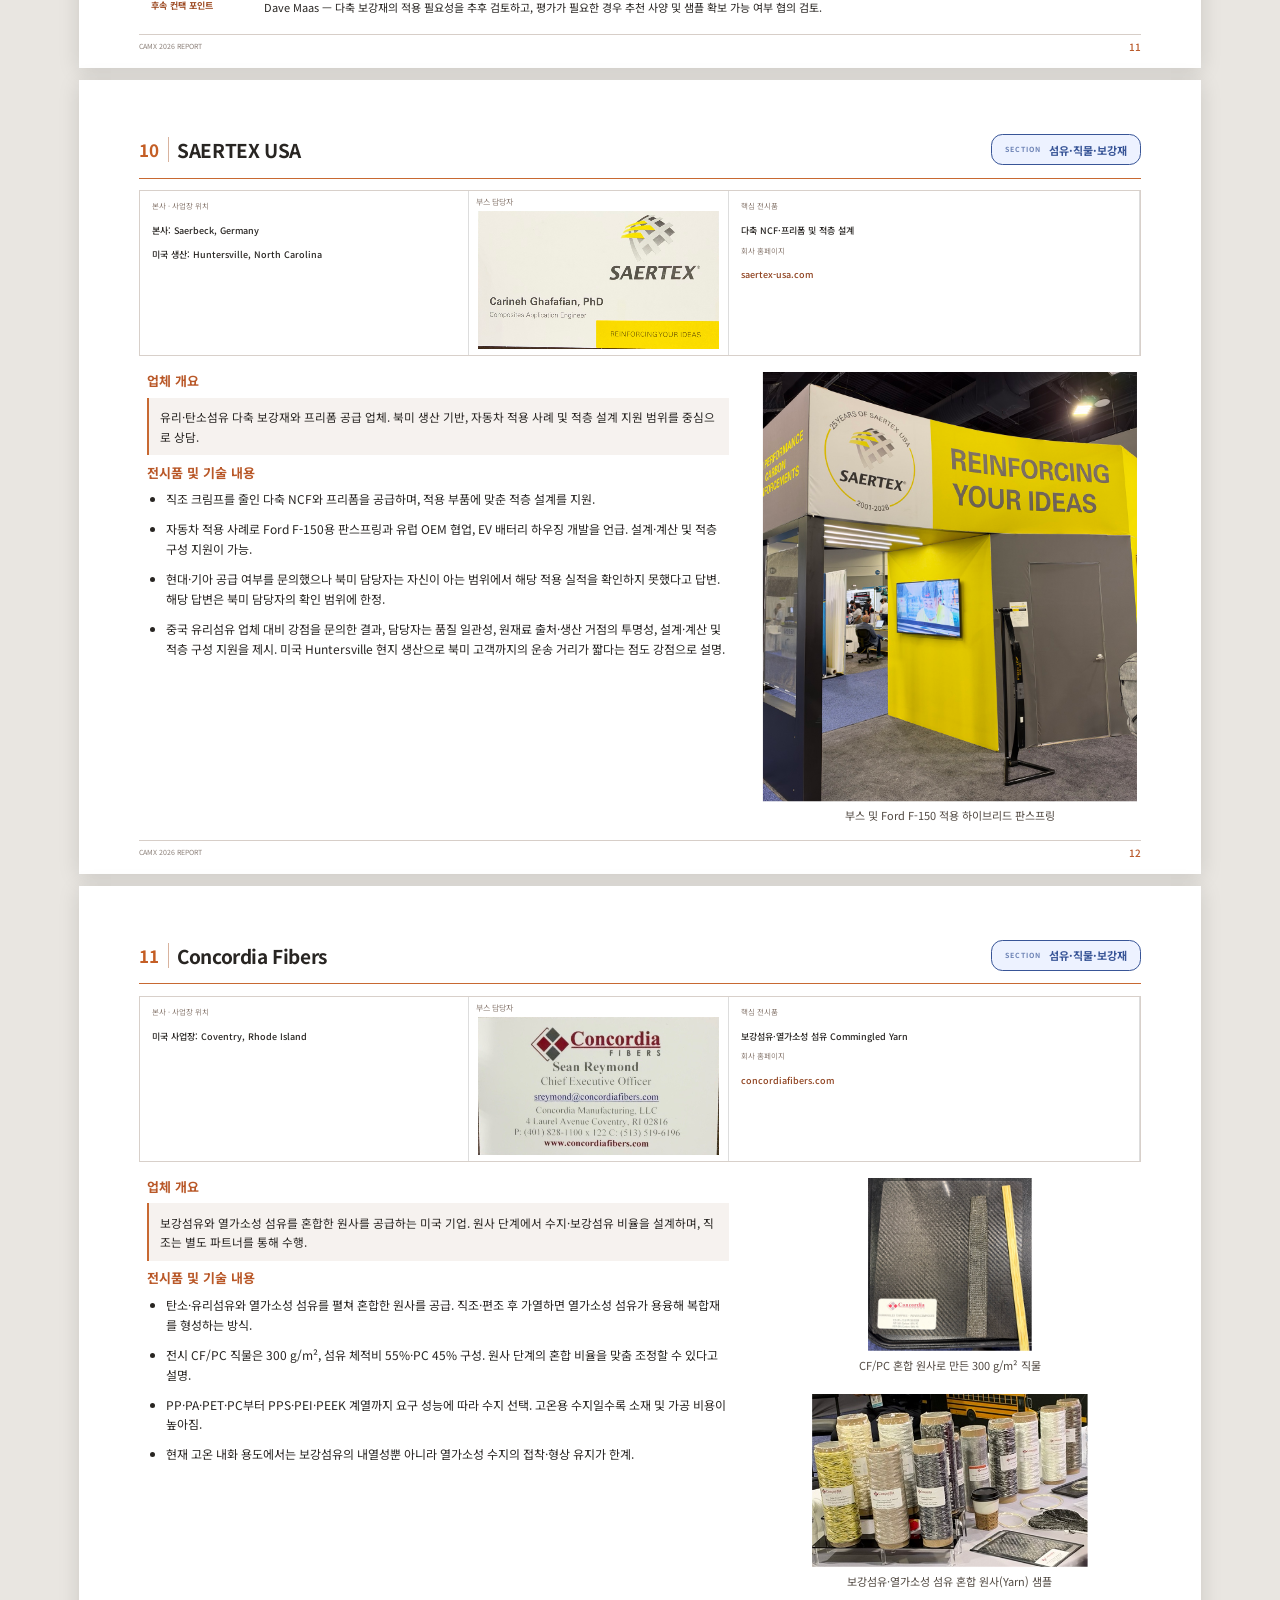
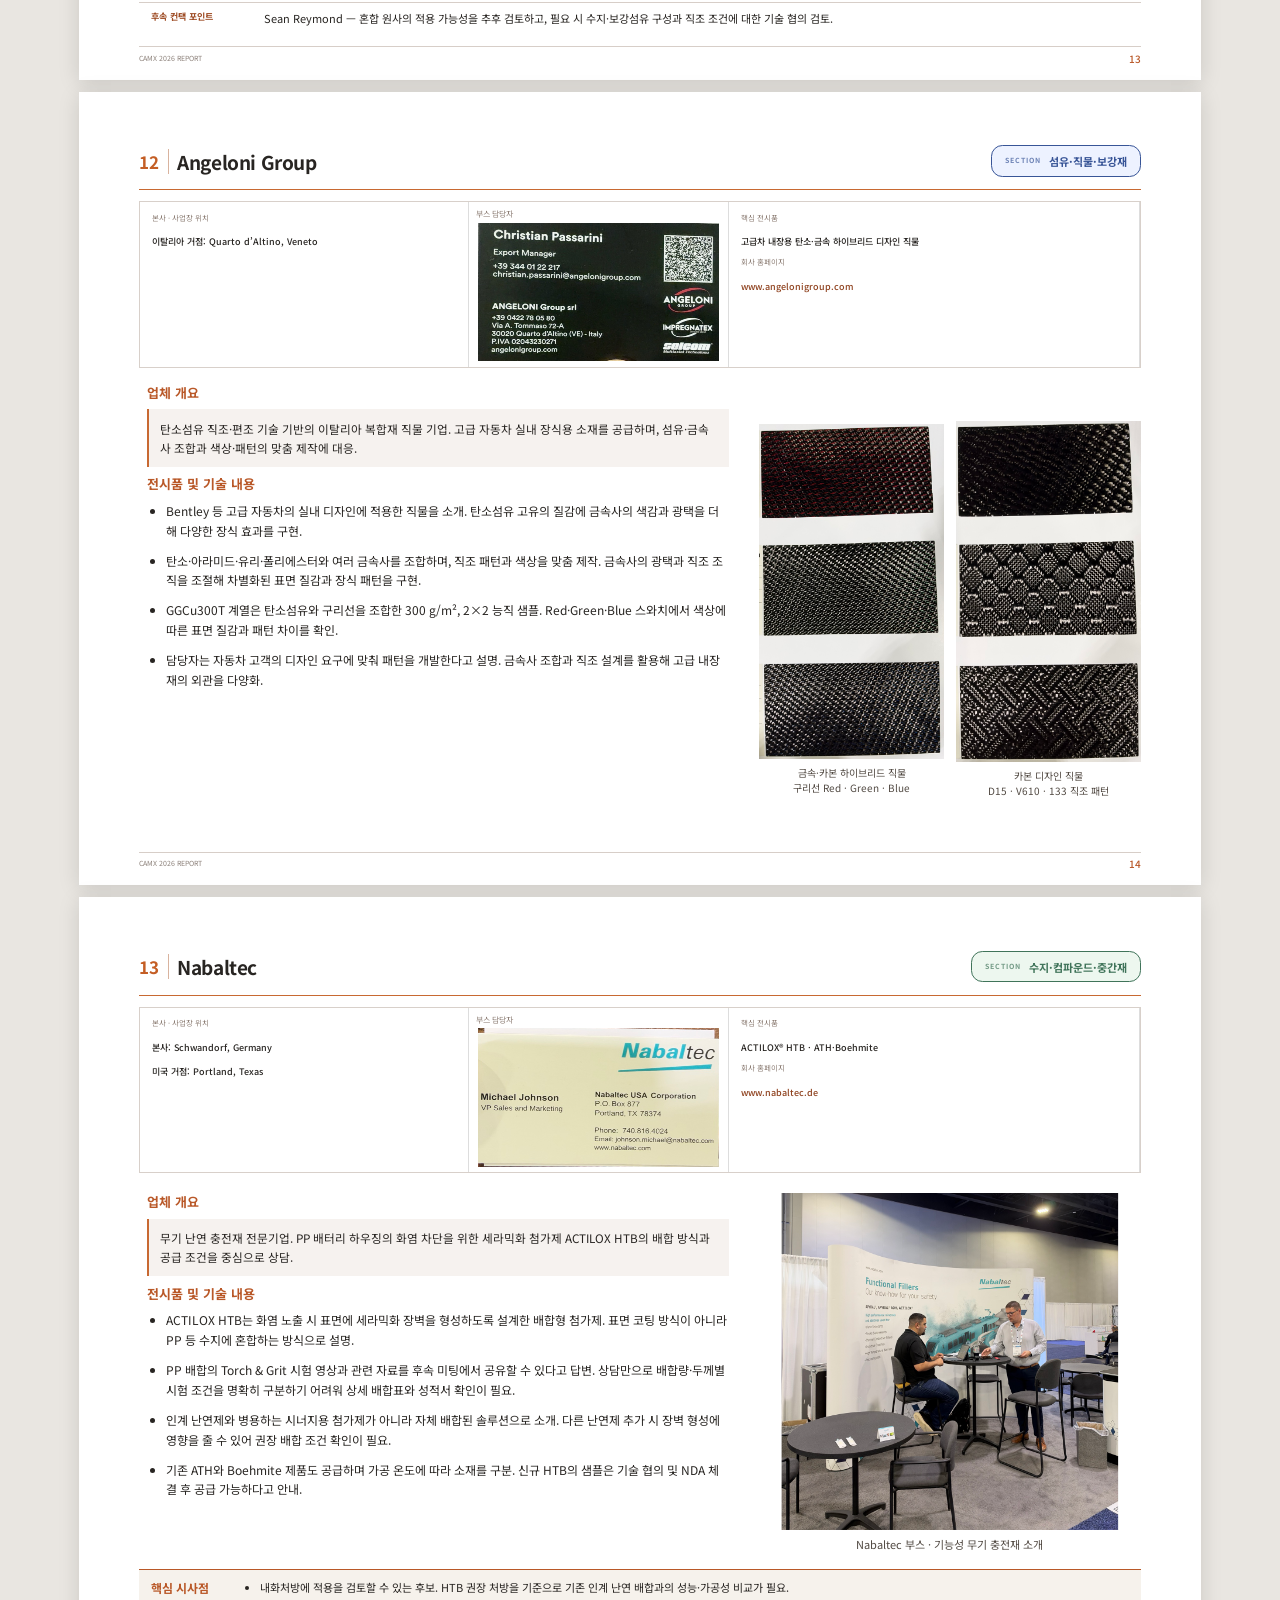
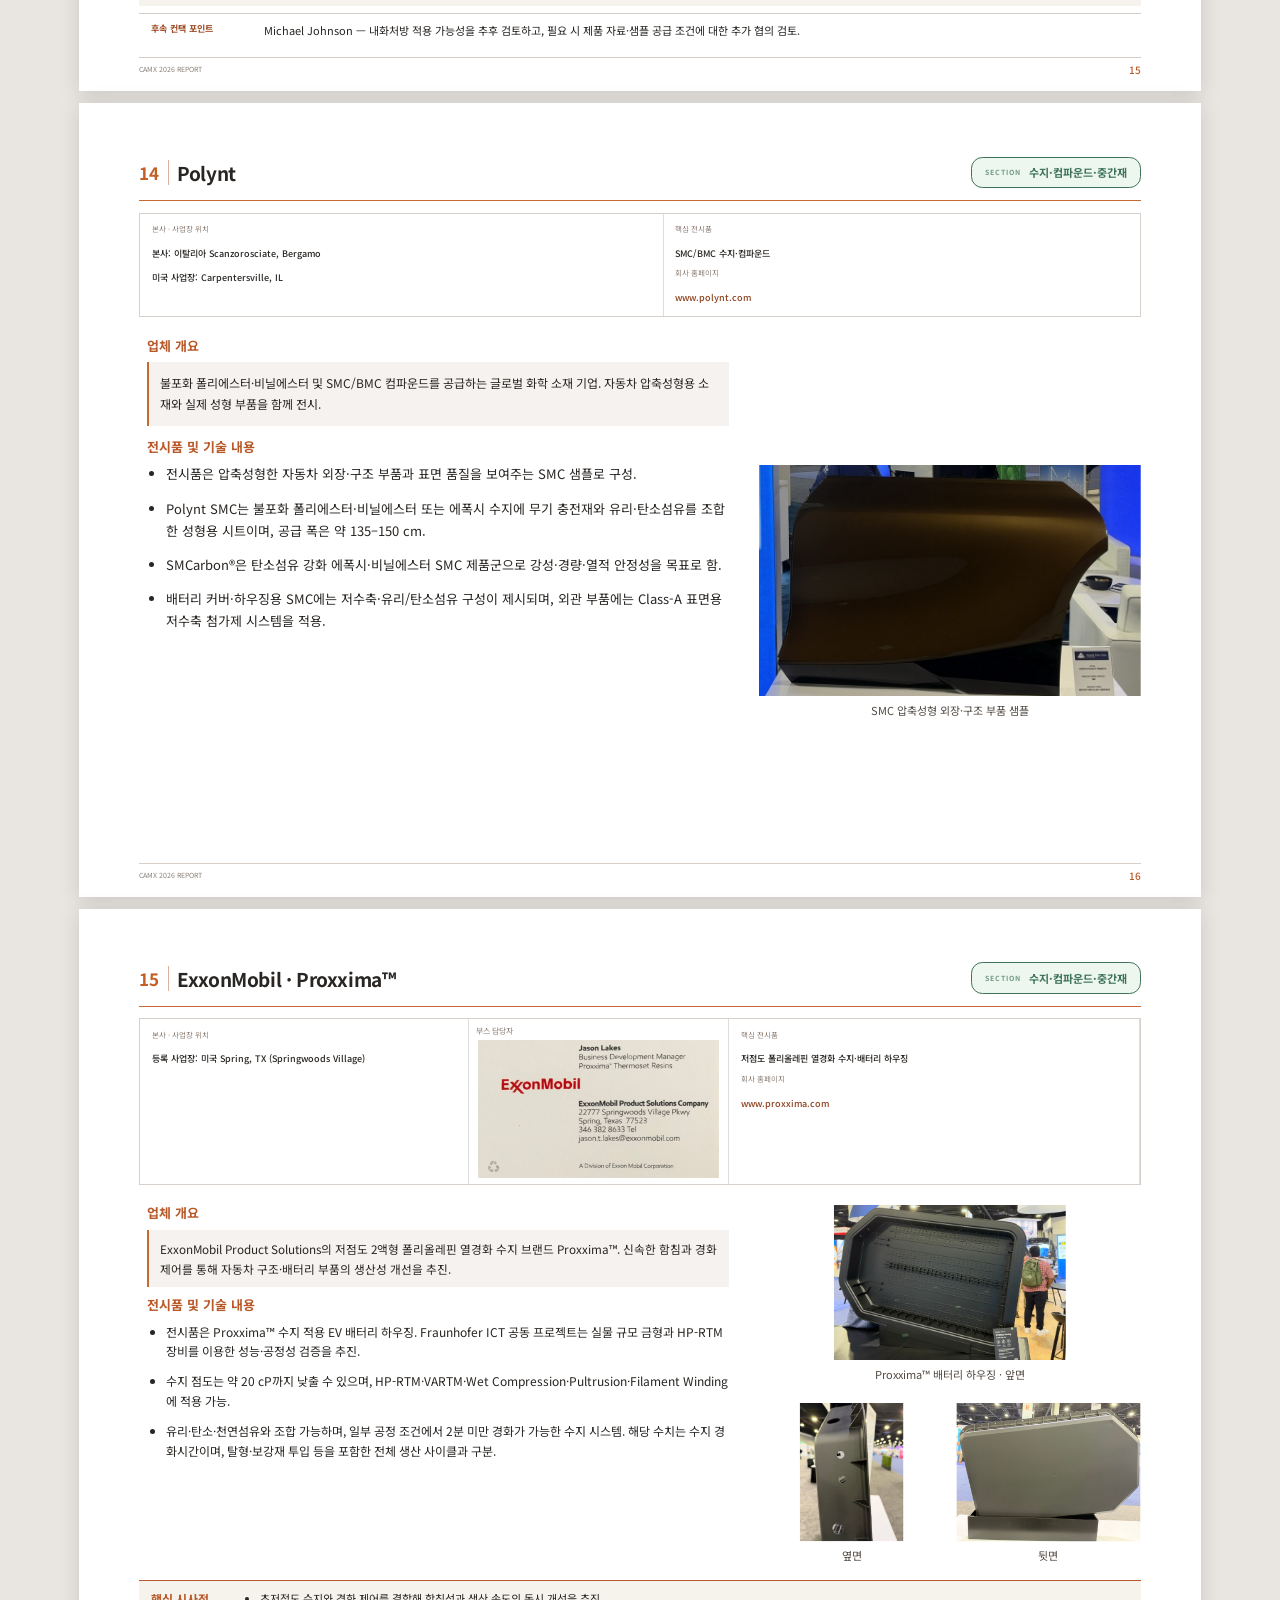
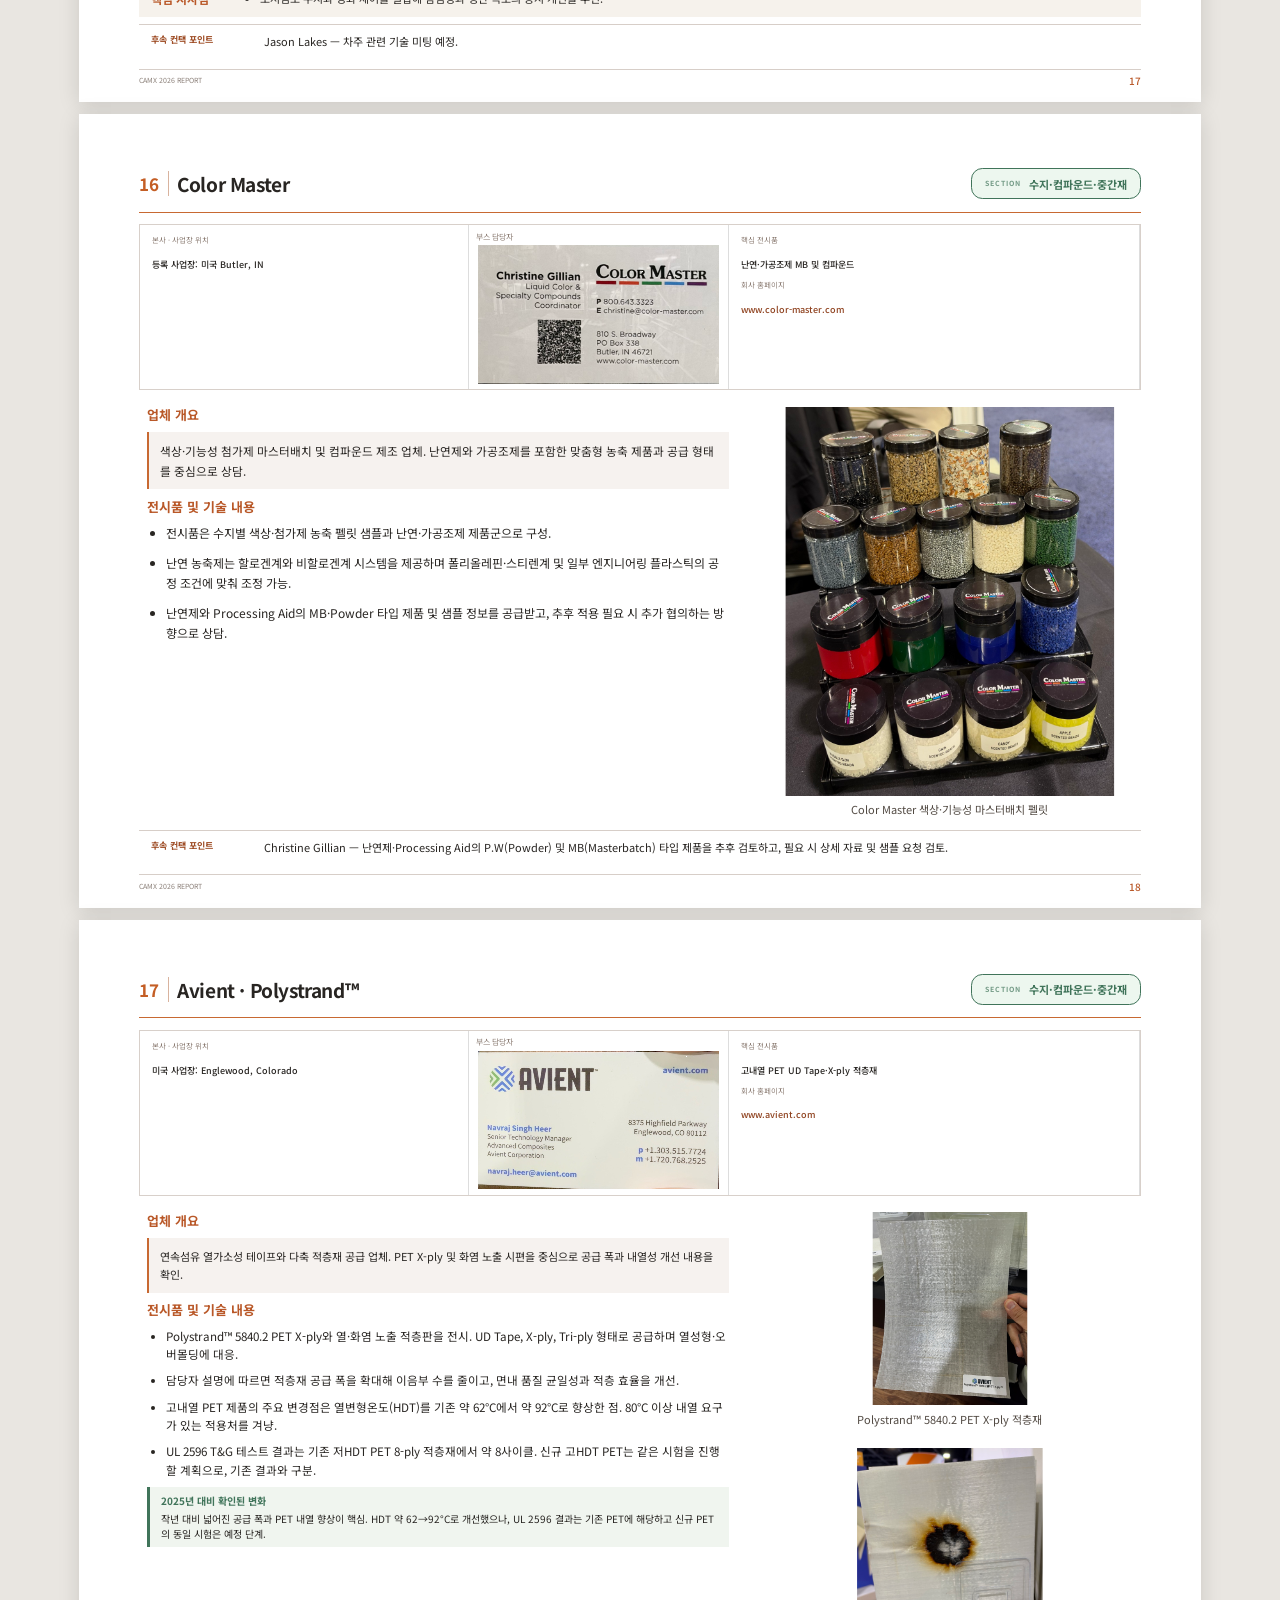
<file: report-2026/index.html>
<!doctype html><html lang="ko"><head><meta charset="utf-8"><meta name="viewport" content="width=device-width,initial-scale=1"><title>CAMX 2026 참관 보고서</title><link rel="stylesheet" href="report.css?v=4ec74439a8"></head><body><section class="page template-page cover-template"><div class="contents-page"><aside><div class="contents-rule"></div><h1>Contents</h1><div class="contents-rule bottom"></div></aside><main><div class="report-title">▣ CAMX 2026 출장 보고서</div><ol><li>2026 CAMX 주요 관찰 및 시사점</li><li>주요 전시 업체 요약</li></ol><div class="annex">[유첨]<br>－ 분야별 부스 방문 보고서 (27개 업체)</div><div class="company-name">한화첨단소재</div><div class="report-date">2026. 9. 23.</div></main></div></section><section class="page template-page legacy-template implications-page"><div class="legacy-head"><span></span><b>1</b><h1>2026 CAMX 주요 관찰 및 시사점</h1></div><div class="legacy-body implications-body">
<p class="implications-lead">항공·우주용 탄소섬유 복합재 중심의 전시 구성 확인.<br>기존 소재·공정의 적용 범위 확대와 생산성 개선이 주요 개발 방향으로 나타남.</p>
<section><h2>항공·우주 및 대형 구조물 중심의 전시</h2><p>방문한 부스는 항공·우주용 대형 복합재와 탄소섬유 기반 제품 위주로 구성됨. 자동차 적용품과 소형 드론의 구체적인 제품·샘플 전시는 상대적으로 제한적이었음. 자동차 분야에서는 배터리 하우징, 하이브리드 판스프링, 적재함 및 고급 내장재 등 부품별 적용 사례 확인.</p></section>
<section><h2>성형 사이클 단축과 공정 효율 개선</h2><p>HP-RTM, Compression molding, Continuous Compression Molding(CCM) 등 기존 공정이 중심을 이룸. 열경화성 수지·첨가제 개선을 통한 경화시간 단축과 저점도 수지를 활용한 함침성 개선 등 성형 사이클을 줄이려는 개발 확인. AI 활용 시뮬레이션 도구도 소개됐으며, 소재 개선과 예측·작업 지원을 통해 생산성을 높이는 방향이 두드러짐.</p></section>
<section><h2>표면·층간 소재를 활용한 기능 부여</h2><p>피치계 탄소섬유를 이용한 표면층 보강, 얇은 필름을 통한 층간 성능 개선, 전도성 직물·베일을 활용한 EMI 차폐 사례 확인. 복합재 전체의 소재 구성뿐 아니라, 표면과 층간에 어떤 소재를 배치하는지가 성능 개선의 주요 설계 요소로 제시됨.</p></section>
<section><h2>2025년 방문 업체 재방문을 통해 확인한 변화</h2><p>James Cropper는 기존 내화·차폐 소재를 유지하면서 정렬형 재생 탄소섬유 UNIMAT을 추가. Avient는 PET 내열성과 공급 폭을 개선하고, Trimer는 SMC용 수지와 경화 옵션을 확대. 사전 조사에서 주목한 재활용 소재 활용·생산성 향상이 개별 제품의 변화로 확인됨.</p></section>
<section><h2>섬유·보강재 업체의 배터리 열폭주 대응 구체화 필요</h2><p>상담한 섬유·보강재 업체들의 UL 2596 T&G 테스트 이해도와 대응 경험은 제한적이었음. 내열 섬유·직조 사양은 소개했으나, 배터리 열폭주 조건에 대응할 소재·적층 구조를 명확하게 제안한 업체는 확인하기 어려웠음.</p></section>
</div><footer>CAMX 2026 REPORT <span>1</span></footer></section><section class="page company-overview" id=""><div class="legacy-head"><span></span><b>2</b><h1>주요 전시 업체 요약</h1></div><p class="overview-intro">총 28개 방문 업체 · 6개 분야</p><table class="overview-table"><thead><tr><th>분야</th><th>참관 업체</th></tr></thead><tbody><tr><th scope="row"><b class="theme-1">기능성 소재</b><small>5개 업체</small></th><td><div class="overview-companies"><a href="#company-kelvinite"><span>01</span>Highland · Kelvinite<b class="overview-jump">상세 보기 →</b></a><a href="#company-pyrophobic"><span>02</span>Pyrophobic Systems<b class="overview-jump">상세 보기 →</b></a><a href="#company-cropper"><span>03</span>James Cropper Advanced Materials<b class="overview-jump">상세 보기 →</b></a><a href="#company-stm"><span>04</span>STM · Swift Textile Metalizing<b class="overview-jump">상세 보기 →</b></a><a href="#company-mast"><span>05</span>MAST Technologies<b class="overview-jump">상세 보기 →</b></a></div></td></tr><tr><th scope="row"><b class="theme-2">섬유·직물·보강재</b><small>7개 업체</small></th><td><div class="overview-companies"><a href="#company-agci"><span>06</span>AGCI · Kynol<b class="overview-jump">상세 보기 →</b></a><a href="#company-vulcan"><span>07</span>Vulcan Shield Global<b class="overview-jump">상세 보기 →</b></a><a href="#company-ngf"><span>08</span>Nippon Graphite Fiber<b class="overview-jump">상세 보기 →</b></a><a href="#company-v2"><span>09</span>V2 Composites<b class="overview-jump">상세 보기 →</b></a><a href="#company-saertex"><span>10</span>SAERTEX USA<b class="overview-jump">상세 보기 →</b></a><a href="#company-concordia"><span>11</span>Concordia Fibers<b class="overview-jump">상세 보기 →</b></a><a href="#company-angeloni"><span>12</span>Angeloni Group<b class="overview-jump">상세 보기 →</b></a></div></td></tr><tr><th scope="row"><b class="theme-3">수지·컴파운드·중간재</b><small>8개 업체</small></th><td><div class="overview-companies"><a href="#company-nabaltec"><span>13</span>Nabaltec<b class="overview-jump">상세 보기 →</b></a><a href="#company-polynt"><span>14</span>Polynt<b class="overview-jump">상세 보기 →</b></a><a href="#company-exxon"><span>15</span>ExxonMobil · Proxxima™<b class="overview-jump">상세 보기 →</b></a><a href="#company-color"><span>16</span>Color Master<b class="overview-jump">상세 보기 →</b></a><a href="#company-avient"><span>17</span>Avient · Polystrand™<b class="overview-jump">상세 보기 →</b></a><a href="#company-trimer"><span>18</span>Trimer Technologies<b class="overview-jump">상세 보기 →</b></a><a href="#company-kaneka"><span>19</span>Kaneka · Kane Ace™ MX<b class="overview-jump">상세 보기 →</b></a><div class="overview-unlinked"><span>—</span>Evonik</div></div></td></tr><tr><th scope="row"><b class="theme-4">성형 공정·설비</b><small>4개 업체</small></th><td><div class="overview-companies"><a href="#company-teubert"><span>20</span>Teubert · CCM Technology<b class="overview-jump">상세 보기 →</b></a><a href="#company-andritz"><span>21</span>ANDRITZ<b class="overview-jump">상세 보기 →</b></a><a href="#company-cannon"><span>22</span>Cannon · Ergos / Afros<b class="overview-jump">상세 보기 →</b></a><a href="#company-magestic"><span>23</span>Magestic Technologies<b class="overview-jump">상세 보기 →</b></a></div></td></tr><tr><th scope="row"><b class="theme-5">접착·접합 소재</b><small>2개 업체</small></th><td><div class="overview-companies"><a href="#company-parson"><span>24</span>Parson Adhesives<b class="overview-jump">상세 보기 →</b></a><a href="#company-ll"><span>25</span>L&amp;L Products<b class="overview-jump">상세 보기 →</b></a></div></td></tr><tr><th scope="row"><b class="theme-6">구조부품·응용 제품</b><small>2개 업체</small></th><td><div class="overview-companies"><a href="#company-toray"><span>26</span>Toray Group<b class="overview-jump">상세 보기 →</b></a><a href="#company-rebuild"><span>27</span>Re:Build Manufacturing<b class="overview-jump">상세 보기 →</b></a></div></td></tr></tbody></table><footer>CAMX 2026 REPORT <span>2</span></footer></section><section class="page detail-page has-takeaway has-card" id="company-kelvinite"><header><span class="section-no">01</span><h1>Highland · Kelvinite</h1><span class="category theme-1"><small>SECTION</small>기능성 소재</span></header><div class="meta "><div><span>본사 · 사업장 위치</span><b>등록 사업장: 미국 Shepherd, MI (Highland Plastics)</b></div><div class="card-meta"><span>부스 담당자</span><button class="card-button" type="button" aria-label="Ben Simmons 명함 크게 보기" onclick="openCard(this)"><div class="business-card" style="--card-ratio:1.75;--card-width:64mm;--card-scale:0.2418897637795276"><div class="card-scene" style="height:571.4285714285714px"><img src="assets/cards/kelvinite.jpg" alt="Ben Simmons 명함" style="transform:matrix3d(1.52929615154,0.00672354712833,0,-6.2318710905e-05,-0.00417080768601,1.61112998063,0,4.55671567653e-05,0,0,1,0,-254.391463462,-978.54841083,0,1)"></div></div></button></div><div><span>핵심 전시품</span><b>배터리 열폭주 차단용 수지·복합재</b><span class="contact-label">회사 홈페이지</span><b><a href="https://highlandplastics.com/materials/kelvinite/">highlandplastics.com</a></b></div></div><div class="detail-grid"><article><h2>업체 개요</h2><p class="company-profile">Highland Plastics의 난연 PP 및 복합재 브랜드. 박막의 난연성과 전기 절연성을 목표로 시트·롤·컴파운드 및 배터리용 Flame Shield 제품군을 공급.</p><h2>전시품 및 기술 내용</h2><ul><li>Kelvinite K2100은 팽창성 난연 PP 소재로 시트·롤·성형용 컴파운드를 공급. 화염에 노출되면 탄화·팽창층을 형성하며 배터리 셀 사이 화염 전파를 억제하는 맞춤 구조를 개발.</li><li>변형 BETR 시험은 배터리 셀 내부에 박막 형태로 설치해 화염 전파를 차단하는 구성으로, 약 2 mm 소재로 구현하고 시험 통과를 확인. 일반 BETR 시험과는 적용 구조 및 시험 조건이 다름.</li><li>일반 BETR 시험은 두께 2.7 mm 시편으로 통과. 해당 전시 시편은 K2100 0.75 mm 시트 2장과 GF 직물 0.5 mm 3장으로 구성되며, 담당자는 GF 약 60%, 수지 약 40%의 구성을 설명.</li><li>기존 사용 경험과 전시 시편에서 보강 직물 내부의 불충분한 함침을 확인. 내화 성능은 우수하나 함침·층간 접착 및 성형 생산성은 여전히 개선이 필요한 과제.</li></ul></article><div class="photos count-3"><figure><svg class="sample-photo" width="780.000" height="773.333" viewBox="100.000 280.000 780.000 773.333" role="img" aria-label="Torch 시험 후 탄화된 Kelvinite Flame Shield"><title>Torch 시험 후 탄화된 Kelvinite Flame Shield</title><defs><clipPath id="frame-kelvinite-1"><rect x="100.000" y="280.000" width="780.000" height="773.333"/></clipPath></defs><g clip-path="url(#frame-kelvinite-1)"><image href="assets/kelvinite-1.jpg" width="1000" height="1333.3333333333333"/></g></svg><figcaption>Torch 시험 후 탄화된 Kelvinite Flame Shield</figcaption></figure><figure><svg class="sample-photo" width="970.000" height="1013.333" viewBox="15.000 173.333 970.000 1013.333" role="img" aria-label="Kelvinite 2500 · 2.7 mm GF 복합 시편"><title>Kelvinite 2500 · 2.7 mm GF 복합 시편</title><defs><clipPath id="frame-IMG_0458"><rect x="15.000" y="173.333" width="970.000" height="1013.333"/></clipPath></defs><g clip-path="url(#frame-IMG_0458)"><image href="assets/day2/IMG_0458.jpeg" width="1000" height="1333.3333333333333"/></g></svg><figcaption>Kelvinite 2500 · 2.7 mm GF 복합 시편</figcaption></figure><figure><svg class="sample-photo" width="920.000" height="442.500" viewBox="0.000 165.000 920.000 442.500" role="img" aria-label="폼 형태의 Kelvinite 내화 시트"><title>폼 형태의 Kelvinite 내화 시트</title><defs><clipPath id="frame-kelvinite-3"><rect x="0.000" y="165.000" width="920.000" height="442.500"/></clipPath></defs><g clip-path="url(#frame-kelvinite-3)"><image href="assets/kelvinite-3.jpg" width="1000" height="750.0"/></g></svg><figcaption>폼 형태의 Kelvinite 내화 시트</figcaption></figure></div></div><div class="takeaway"><b>핵심 시사점</b><ul><li>내화 성능과 복합재 제조성의 동시 확보가 핵심 과제. 실제 전시 샘플의 미함침을 고려하면 함침·층간 접착·생산성 개선이 적용 판단의 우선 조건.</li></ul></div><footer>CAMX 2026 REPORT <span>3</span></footer></section><section class="page detail-page has-card" id="company-pyrophobic"><header><span class="section-no">02</span><h1>Pyrophobic Systems</h1><span class="category theme-1"><small>SECTION</small>기능성 소재</span></header><div class="meta "><div><span>본사 · 사업장 위치</span><b>본사: Barrie, Ontario, Canada</b></div><div class="card-meta"><span>부스 담당자</span><button class="card-button" type="button" aria-label="Amir Kouhpour 명함 크게 보기" onclick="openCard(this)"><div class="business-card" style="--card-ratio:1.75;--card-width:64mm;--card-scale:0.2418897637795276"><div class="card-scene" style="height:571.4285714285714px"><img src="assets/cards/pyrophobic.jpg" alt="Amir Kouhpour 명함" style="transform:matrix3d(1.30590035453,0.0650148820088,0,-1.59037953298e-05,-0.0532617969371,1.24256890874,0,-3.51272887835e-05,0,0,1,0,-126.838037758,-735.183801971,0,1)"></div></div></button></div><div><span>핵심 전시품</span><b>Lithium Prevent™ 팽창성 열가소성 소재</b><span class="contact-label">회사 홈페이지</span><b><a href="https://pyrophobic.com">pyrophobic.com</a></b></div></div><div class="detail-grid"><article><h2>업체 개요</h2><p class="company-profile">캐나다 화재 안전 소재 기업. 건축·배터리용 팽창성 수지와 성형 부품을 개발하며, 사출·압출 공정용 제품을 공급.</p><h2>전시품 및 기술 내용</h2><ul><li>화염에 노출되면 수지가 팽창해 차열층을 형성하고 인접 셀로의 전파를 억제. 원통형 셀 수용 구조와 화염 노출 후 팽창한 샘플을 전시.</li><li>이번 전시 소재는 PVC 기반이며, 유리섬유 없이 수지 자체의 팽창·탄화로 장벽을 형성. 담당자는 비PVC 수지도 개발 중이라고 설명.</li><li>Torch &amp; Grit 시험 결과는 담당자 설명 기준 3 mm 두께에서 3–4사이클 수준으로 확인.</li><li>사출용 및 압출용 등급을 구분해 공급. 셀 수용 구조와 수지의 팽창·탄화층을 통해 외부로의 화염 확산을 억제하려는 개발 방향을 확인했으나, PVC 사용에 따른 가스 발생 및 관련 문제는 한계로 확인.</li></ul></article><div class="photos count-1"><figure><svg class="sample-photo" width="865.000" height="666.667" viewBox="45.000 293.333 865.000 666.667" role="img" aria-label="화염 노출 후 팽창한 내화 소재 샘플"><title>화염 노출 후 팽창한 내화 소재 샘플</title><defs><clipPath id="frame-IMG_0460"><rect x="45.000" y="293.333" width="865.000" height="666.667"/></clipPath></defs><g clip-path="url(#frame-IMG_0460)"><image href="assets/day2/IMG_0460.jpeg" width="1000" height="1333.3333333333333"/></g></svg><figcaption>화염 노출 후 팽창한 내화 소재 샘플</figcaption></figure></div></div><footer>CAMX 2026 REPORT <span>4</span></footer></section><section class="page detail-page dense has-card" id="company-cropper"><header><span class="section-no">03</span><h1>James Cropper Advanced Materials</h1><span class="category theme-1"><small>SECTION</small>기능성 소재</span></header><div class="meta "><div><span>본사 · 사업장 위치</span><b>본사: 영국 Burneside, Kendal<br>Advanced Materials: 미국 Schenectady, NY</b></div><div class="card-meta"><span>부스 담당자</span><button class="card-button" type="button" aria-label="Joe Stackpoole 명함 크게 보기" onclick="openCard(this)"><div class="business-card" style="--card-ratio:1.75;--card-width:64mm;--card-scale:0.2418897637795276"><div class="card-scene" style="height:571.4285714285714px"><img src="assets/cards/cropper.jpg" alt="Joe Stackpoole 명함" style="transform:matrix3d(1.56842662489,0.0569109743145,0,1.16646260201e-05,-0.0289555684596,1.42348574504,0,8.92341845225e-05,0,0,1,0,-225.505967163,-642.576119888,0,1)"></div></div></button></div><div><span>핵심 전시품</span><b>TECNOFIRE® · EMITEC™ · SurfaceTec™ · UNIMAT</b><span class="contact-label">회사 홈페이지</span><b><a href="https://advancedmaterials.jamescropper.com">advancedmaterials.jamescropper.com</a></b></div></div><div class="detail-grid"><article><h2>업체 개요</h2><p class="company-profile">탄소섬유·유리섬유 기반 기능성 부직포 개발 업체. 내화 매트 TECNOFIRE, 전도성 부직포 EMITEC 및 정렬형 재생 탄소섬유 부직포 UNIMAT을 중심으로 제품군 구성.</p><h2>전시품 및 기술 내용</h2><ul><li>EMITEC™는 금속 코팅 탄소섬유로 만든 얇은 전도성 부직포(Veil). 뉴욕에서 탄소섬유 토우에 Cu·Ni·Cu/Ni를 코팅한 뒤, 영국에서 섬유를 절단해 얇은 부직포로 제조하는 방식. 배터리 케이스의 EMI 차폐 용도를 중심으로 확인.</li><li>TECNOFIRE®는 팽창형(Intumescent) 내화 매트. 열에 노출되면 두께 방향으로 팽창해 단열 탄화층을 형성하고, 복합재 내부로의 열 전달과 화염 관통을 억제.</li><li>화염 단독 시험의 온도 저감 효과와 Torch &amp; Grit 대응 성능을 구분해 확인. 기존 자사 협의에서도 Torch &amp; Grit 시험 요구 충족의 어려움 확인. 담당자 설명상 그릿 충돌 시 매트가 찢어질 수 있어, 고온 입자 충돌에 대한 저항성 부족.</li><li>UNIMAT™은 짧은 섬유를 길이 방향으로 약 90–95% 정렬한 미함침 부직포. 연속 UD 수준의 강도를 목표로 하기보다 복잡 형상에서 브리징·주름을 줄이는 성형성이 강점.</li><li>UNIMAT 전시품과 2026 CAMX Unsurpassed Innovation Award 트로피를 확인. 재생 탄소섬유를 복합재 보강재로 활용하는 신규 기술로 소개.</li></ul><div class="comparison"><b>2025년 대비 확인된 변화</b>기존 금속 코팅 부직포와 TECNOFIRE는 작년 대비 큰 변화가 없다는 답변. 올해 신규 내용은 JEC에서 출시한 UNIMAT 정렬형 단섬유 부직포로, 기존 무작위 배열 부직포와 구분됨.</div></article><div class="photos count-3"><figure><svg class="sample-photo" width="365.000" height="520.000" viewBox="340.000 466.667 365.000 520.000" role="img" aria-label="TECNOFIRE 내화 매트 · E20MI / E11MIL"><title>TECNOFIRE 내화 매트 · E20MI / E11MIL</title><defs><clipPath id="frame-cropper-1"><rect x="340.000" y="466.667" width="365.000" height="520.000"/></clipPath></defs><g clip-path="url(#frame-cropper-1)"><image href="assets/cropper-1.jpg" width="1000" height="1333.3333333333333"/></g></svg><figcaption>TECNOFIRE 내화 매트 · E20MI / E11MIL</figcaption></figure><figure><svg class="sample-photo" width="780.000" height="453.333" viewBox="180.000 773.333 780.000 453.333" role="img" aria-label="UNIMAT 정렬형 재활용 탄소섬유 성형품"><title>UNIMAT 정렬형 재활용 탄소섬유 성형품</title><defs><clipPath id="frame-cropper-2"><rect x="180.000" y="773.333" width="780.000" height="453.333"/></clipPath></defs><g clip-path="url(#frame-cropper-2)"><image href="assets/cropper-2.jpg" width="1000" height="1333.3333333333333"/></g></svg><figcaption>UNIMAT 정렬형 재활용 탄소섬유 성형품</figcaption></figure><figure><svg class="sample-photo" width="640.000" height="1240.000" viewBox="140.000 80.000 640.000 1240.000" role="img" aria-label="UNIMAT 전시품과 2026 혁신상 트로피"><title>UNIMAT 전시품과 2026 혁신상 트로피</title><defs><clipPath id="frame-IMG_0467"><rect x="140.000" y="80.000" width="640.000" height="1240.000"/></clipPath></defs><g clip-path="url(#frame-IMG_0467)"><image href="assets/day2/IMG_0467.jpeg" width="1000" height="1333.3333333333333"/></g></svg><figcaption>UNIMAT 전시품과 2026 혁신상 트로피</figcaption></figure></div></div><footer>CAMX 2026 REPORT <span>5</span></footer></section><section class="page detail-page has-takeaway" id="company-stm"><header><span class="section-no">04</span><h1>STM · Swift Textile Metalizing</h1><span class="category theme-1"><small>SECTION</small>기능성 소재</span></header><div class="meta "><div><span>본사 · 사업장 위치</span><b>사업장: 미국 Bloomfield, CT (23 Britton Drive)</b></div><div><span>부스 담당자</span><b>Daniel Calzadilla</b></div><div><span>핵심 전시품</span><b>금속도금 섬유 기반 EMI 차폐 시트</b><span class="contact-label">회사 홈페이지</span><b><a href="https://www.swift-textile.com">www.swift-textile.com</a></b></div></div><div class="detail-grid"><article><h2>업체 개요</h2><p class="company-profile">1955년부터 전도성 금속도금 직물을 개발해 온 미국 기업. 직물의 유연성을 유지하면서 EMI/RF 차폐와 정전기 제어 기능을 구현하는 소재를 공급.</p><h2>전시품 및 기술 내용</h2><ul><li>은(Ag) 또는 은·니켈(Ag/Ni) 코팅을 적용한 전도성 직물·부직포 제품군을 보유. 테이프 및 복합재 적층용 얇은 전도성 시트 등 다양한 형태로 공급.</li><li>EnCap™ 공정은 각 섬유 표면을 금속으로 완전히 감싸는 분자 결합층을 형성해 직물의 유연성·신축성을 유지하면서 반복 가능한 전도성을 확보.</li><li>부직포는 기재와 코팅에 따라 면중량 약 68–170 g/m². 금속 코팅을 적용해 체결 부위의 전기적 연결을 확보하는 전도성 탈부착 체결재(Hook &amp; Loop)도 공급.</li><li>전시된 차폐 제품은 100% 미국에서 생산하며, 항공 복합재 통합·EMI 가스켓·케이블 랩·장비 하우징·정전기 방지에 적용.</li></ul></article><div class="photos count-2"><figure><svg class="sample-photo" width="940.000" height="920.000" viewBox="15.000 180.000 940.000 920.000" role="img" aria-label="금속도금 직물 기반 EMI 차폐 시트"><title>금속도금 직물 기반 EMI 차폐 시트</title><defs><clipPath id="frame-stm-1"><rect x="15.000" y="180.000" width="940.000" height="920.000"/></clipPath></defs><g clip-path="url(#frame-stm-1)"><image href="assets/stm-1.jpg" width="1000" height="1333.3333333333333"/></g></svg><figcaption>금속도금 직물 기반 EMI 차폐 시트</figcaption></figure><figure><svg class="sample-photo" width="895.000" height="690.000" viewBox="105.000 15.000 895.000 690.000" role="img" aria-label="테이프·부직포·직물형 전도성 차폐 소재"><title>테이프·부직포·직물형 전도성 차폐 소재</title><defs><clipPath id="frame-stm-2"><rect x="105.000" y="15.000" width="895.000" height="690.000"/></clipPath></defs><g clip-path="url(#frame-stm-2)"><image href="assets/stm-2.jpg" width="1000" height="750.0"/></g></svg><figcaption>테이프·부직포·직물형 전도성 차폐 소재</figcaption></figure></div></div><div class="takeaway"><b>핵심 시사점</b><ul><li>유연한 EMI 차폐 시트를 100% 미국 내 생산. 차폐 성능뿐 아니라 현지 조달이 중요한 프로젝트에서 공급 기반 측면의 차별성 확보.</li></ul></div><footer>CAMX 2026 REPORT <span>6</span></footer></section><section class="page detail-page" id="company-mast"><header><span class="section-no">05</span><h1>MAST Technologies</h1><span class="category theme-1"><small>SECTION</small>기능성 소재</span></header><div class="meta "><div><span>본사 · 사업장 위치</span><b>등록 사업장: 미국 San Diego, CA</b></div><div><span>부스 담당자</span><b>Daniel Calzadilla</b></div><div><span>핵심 전시품</span><b>RF 흡수체·EMI 차폐 엘라스토머/폼</b><span class="contact-label">회사 홈페이지</span><b><a href="https://masttechnologies.com">masttechnologies.com</a></b></div></div><div class="detail-grid"><article><h2>업체 개요</h2><p class="company-profile">RF 흡수체, EMI 차폐재 및 열관리 소재를 설계·시험하는 미국 기업. 적용 주파수에 맞춘 엘라스토머·폼·코팅형 기능성 소재를 공급.</p><h2>전시품 및 기술 내용</h2><ul><li>전시품은 자성 충전 실리콘 시트, 탄소 충전 폼, 표면파 흡수체와 접착형 RF 흡수 샘플로 구성.</li><li>MF11은 탄소 충전 망상 폼으로 두께에 따라 대응 주파수 대역이 달라짐. MF11-0001-00은 두께 약 9.53 mm, 12–40 GHz 사양이며 접착층 부착 옵션도 제공.</li><li>Tuned-frequency 시트는 특정 주파수에 맞춰 조성과 두께를 설계. 1–40 GHz 범위에서 조정 가능하며, 설계 주파수에서 약 20 dB의 반사 감쇠를 제공하는 제품군.</li><li>안테나·레이돔·전자장비 하우징·항공 구조 내부의 반사파, 공진과 안테나 간 간섭 저감에 적용.</li></ul></article><div class="photos count-1"><figure><svg class="sample-photo" width="1000.000" height="743.570" viewBox="0.000 0.000 1000.000 743.570" role="img" aria-label="RF 흡수 엘라스토머·탄소 충전 폼 샘플"><title>RF 흡수 엘라스토머·탄소 충전 폼 샘플</title><defs><clipPath id="frame-mast-1"><rect x="0.000" y="0.000" width="1000.000" height="743.570"/></clipPath></defs><g clip-path="url(#frame-mast-1)"><image href="assets/mast-1.jpg" width="1000" height="743.5697583787997"/></g></svg><figcaption>RF 흡수 엘라스토머·탄소 충전 폼 샘플</figcaption></figure></div></div><footer>CAMX 2026 REPORT <span>7</span></footer></section><section class="page detail-page dense has-card" id="company-agci"><header><span class="section-no">06</span><h1>AGCI · Kynol</h1><span class="category theme-2"><small>SECTION</small>섬유·직물·보강재</span></header><div class="meta "><div><span>본사 · 사업장 위치</span><b>미국 사업장: Schaumburg, IL (American GCI Resitop)</b></div><div class="card-meta"><span>부스 담당자</span><button class="card-button" type="button" aria-label="Hidetoshi Funatsu 명함 크게 보기" onclick="openCard(this)"><div class="business-card" style="--card-ratio:1.75;--card-width:64mm;--card-scale:0.2418897637795276"><div class="card-scene" style="height:571.4285714285714px"><img src="assets/cards/yesterday-original.jpg" alt="Hidetoshi Funatsu 명함" style="transform:matrix3d(2.77698372397,-0.005304261476,0,4.53833023952e-05,-0.0280503406461,2.77943301343,0,4.4309935422e-05,0,0,1,0,-331.68297536,-2534.94068036,0,1)"></div></div></button></div><div><span>핵심 전시품</span><b>노볼로이드계 페놀 섬유·분말</b><span class="contact-label">회사 홈페이지</span><b><a href="https://kynol.com">kynol.com</a></b></div></div><div class="detail-grid"><article><h2>업체 개요</h2><p class="company-profile">일본 Gun Ei Chemical Industry의 미국 법인인 American GCI Resitop. 페놀수지 기반 Kynol® 노볼로이드 섬유를 공급하며, 복합재·고무 보강 및 내열·난연 용도로 전개.</p><h2>전시품 및 기술 내용</h2><ul><li>Kynol®은 페놀수지 기반 노볼로이드 섬유. 용융·적하 대신 탄화층을 형성하는 내열·난연 특성이 핵심.</li><li>전시품은 Kynol 단섬유·분말·직물과 페놀계 적층판, 탄화 소재 샘플로 구성.</li><li>섬유·펠트·직물은 화염 차단과 단열, 분말은 수지·고무 조성물의 난연 및 마찰재 충전용으로 사용할 수 있음.</li><li>엘라스토머와의 상용성이 우수하나, 아라미드 섬유와 비교해 가격 차이가 크지 않아 원가 우위는 제한적.</li><li>방화복·고온 필터·단열재·마찰재·가스켓 및 복합재 난연층에 적용.</li></ul></article><div class="photos count-2"><figure><svg class="sample-photo" width="900.000" height="600.000" viewBox="70.000 52.500 900.000 600.000" role="img" aria-label="Kynol® 노볼로이드 내열·난연 섬유 직물"><title>Kynol® 노볼로이드 내열·난연 섬유 직물</title><defs><clipPath id="frame-agci-1"><rect x="70.000" y="52.500" width="900.000" height="600.000"/></clipPath></defs><g clip-path="url(#frame-agci-1)"><image href="assets/agci-1.jpg" width="1000" height="750.0"/></g></svg><figcaption>Kynol® 노볼로이드 내열·난연 섬유 직물</figcaption></figure><figure><svg class="sample-photo" width="980.000" height="960.000" viewBox="20.000 213.333 980.000 960.000" role="img" aria-label="Kynol® 페놀계 적층판 및 성형 샘플"><title>Kynol® 페놀계 적층판 및 성형 샘플</title><defs><clipPath id="frame-agci-2"><rect x="20.000" y="213.333" width="980.000" height="960.000"/></clipPath></defs><g clip-path="url(#frame-agci-2)"><image href="assets/agci-2.jpg" width="1000" height="1333.3333333333333"/></g></svg><figcaption>Kynol® 페놀계 적층판 및 성형 샘플</figcaption></figure></div></div><footer>CAMX 2026 REPORT <span>8</span></footer></section><section class="page detail-page has-takeaway has-card" id="company-vulcan"><header><span class="section-no">07</span><h1>Vulcan Shield Global</h1><span class="category theme-2"><small>SECTION</small>섬유·직물·보강재</span></header><div class="meta "><div><span>본사 · 사업장 위치</span><b>본사: 싱가포르<br>생산 거점: 헝가리</b></div><div class="card-meta"><span>부스 담당자</span><button class="card-button" type="button" aria-label="Kai Fong 명함 크게 보기" onclick="openCard(this)"><div class="business-card" style="--card-ratio:1.75;--card-width:64mm;--card-scale:0.2418897637795276"><div class="card-scene" style="height:571.4285714285714px"><img src="assets/cards/yesterday-original.jpg" alt="Kai Fong 명함" style="transform:matrix3d(2.66284473495,0.0245411763158,0,6.87177618993e-05,-0.00881736667202,2.67989645368,0,-4.49215146049e-07,0,0,1,0,-1377.90690581,-1858.12224834,0,1)"></div></div></button></div><div><span>핵심 전시품</span><b>연속 알루미나 섬유 직물</b><span class="contact-label">회사 홈페이지</span><b><a href="https://www.vulcanshield.com">www.vulcanshield.com</a></b></div></div><div class="detail-grid"><article><h2>업체 개요</h2><p class="company-profile">연속 알루미나 섬유와 고온용 직물·테이프 공급 업체. 싱가포르 본사와 헝가리 생산 거점을 기반으로 직조 조직과 치수의 맞춤 설계에 대응.</p><h2>전시품 및 기술 내용</h2><ul><li>전시품은 연속 알루미나 섬유 토우, 평직·능직 직물과 두께가 다른 고온 차단용 섬유 샘플로 구성.</li><li>알루미나 섬유 직물은 약 1,200°C의 고온 환경에서 지속적으로 사용할 수 있는 소재로 소개. 사용 가능한 온도는 섬유 등급에 따라 달라지며, 수지를 함침한 복합재 전체의 사용 온도를 의미하지 않음.</li><li>평직·능직·수자직 등 다양한 직조 조직에 대응하며, 요구 폭·두께·면중량에 맞춰 제작 가능. 유럽 및 싱가포르 공급망을 통해 고온 단열·화염 차단용 직물의 맞춤 공급에 대응.</li><li>세라믹계 연속섬유 특성상 절곡·취급성, 수지 함침 및 가공비는 실제 적층 샘플로 확인할 필요.</li></ul></article><div class="photos count-2"><figure><svg class="sample-photo" width="960.000" height="973.333" viewBox="15.000 160.000 960.000 973.333" role="img" aria-label="연속 알루미나 섬유 직물 샘플"><title>연속 알루미나 섬유 직물 샘플</title><defs><clipPath id="frame-vulcan-1"><rect x="15.000" y="160.000" width="960.000" height="973.333"/></clipPath></defs><g clip-path="url(#frame-vulcan-1)"><image href="assets/vulcan-1.jpg" width="1000" height="1333.3333333333333"/></g></svg><figcaption>연속 알루미나 섬유 직물 샘플</figcaption></figure><figure><svg class="sample-photo" width="440.000" height="1133.333" viewBox="230.000 173.333 440.000 1133.333" role="img" aria-label="고온용 알루미나 섬유 토우·직조 샘플"><title>고온용 알루미나 섬유 토우·직조 샘플</title><defs><clipPath id="frame-vulcan-2"><rect x="230.000" y="173.333" width="440.000" height="1133.333"/></clipPath></defs><g clip-path="url(#frame-vulcan-2)"><image href="assets/vulcan-2.jpg" width="1000" height="1333.3333333333333"/></g></svg><figcaption>고온용 알루미나 섬유 토우·직조 샘플</figcaption></figure></div></div><div class="takeaway"><b>핵심 시사점</b><ul><li>고온 차단 성능에 맞춤 직조 역량을 결합. 일반 GF와 구분되는 알루미나계 연속섬유로, 요구 형상의 내화층을 설계할 수 있다는 점이 핵심.</li></ul></div><footer>CAMX 2026 REPORT <span>9</span></footer></section><section class="page detail-page dense has-followup has-card" id="company-ngf"><header><span class="section-no">08</span><h1>Nippon Graphite Fiber</h1><span class="category theme-2"><small>SECTION</small>섬유·직물·보강재</span></header><div class="meta "><div><span>본사 · 사업장 위치</span><b>본사: Tokyo, Japan</b></div><div class="card-meta"><span>부스 담당자</span><button class="card-button" type="button" aria-label="Thomas G. Wong 명함 크게 보기" onclick="openCard(this)"><div class="business-card" style="--card-ratio:1.75;--card-width:64mm;--card-scale:0.2418897637795276"><div class="card-scene" style="height:571.4285714285714px"><img src="assets/cards/ngf.jpg" alt="Thomas G. Wong 명함" style="transform:matrix3d(1.70907999399,0.0190498924606,0,-8.96309046542e-05,-0.0187125546787,1.60590593442,0,4.35505148897e-05,0,0,1,0,-304.203763894,-1031.30402814,0,1)"></div></div></button></div><div><span>핵심 전시품</span><b>GRANOC™ 피치계 탄소섬유</b><span class="contact-label">회사 홈페이지</span><b><a href="https://www.ngfworld.com">www.ngfworld.com</a></b></div></div><div class="detail-grid"><article><h2>업체 개요</h2><p class="company-profile">피치계 탄소섬유를 생산하는 일본 기업. 고탄성률·고열전도 특성을 활용해 우주 구조물과 열관리용 복합재 분야에 소재를 공급.</p><h2>전시품 및 기술 내용</h2><ul><li>연속섬유 직물과 절단·분쇄 섬유를 전시. PAN계와 구분되는 높은 탄성률·열전도 특성을 중심으로 소개.</li><li>제시된 열전도도는 섬유 기준으로 XN-100 약 900, HC-600 약 600, CN-90 약 500 W/m·K. 실제 복합재의 값은 섬유 함량·방향 및 수지에 따라 달라짐.</li><li>PAN계 탄소섬유 복합재의 표면층에 저탄성률 피치계 탄소섬유를 조합해 충격 균열을 줄이는 접근도 설명. 고탄성·열전도 용도 외에 하이브리드 적층으로 적용 범위를 확장.</li><li>보안 문제에 따른 구매 제한 여부를 문의한 결과, 담당자는 자동차·항공 용도는 구매 가능하다고 답변. 통상 필요한 서류 작성 절차가 있으며, 일반적인 구매에는 문제가 없다는 설명.</li><li>중국 탄소섬유 시장에 대해서는 PAN계와 저가 드론용 복합재를 중심으로 확대되는 흐름이라고 평가. 담당자는 NGF의 피치계 섬유가 가격 경쟁보다는 고강성·고열전도가 필요한 특수 용도에서 차별화된다고 설명.</li></ul></article><div class="photos count-2"><figure><svg class="sample-photo" width="1000.000" height="1333.333" viewBox="0.000 0.000 1000.000 1333.333" role="img" aria-label="GRANOC 피치계 탄소섬유 직물"><title>GRANOC 피치계 탄소섬유 직물</title><defs><clipPath id="frame-IMG_0448"><rect x="0.000" y="0.000" width="1000.000" height="1333.333"/></clipPath></defs><g clip-path="url(#frame-IMG_0448)"><image href="assets/day2/IMG_0448.jpeg" width="1000" height="1333.3333333333333"/></g></svg><figcaption>GRANOC 피치계 탄소섬유 직물</figcaption></figure><figure><svg class="sample-photo" width="1000.000" height="800.000" viewBox="0.000 533.333 1000.000 800.000" role="img" aria-label="Chopped·milled 탄소섬유 샘플"><title>Chopped·milled 탄소섬유 샘플</title><defs><clipPath id="frame-IMG_0449"><rect x="0.000" y="533.333" width="1000.000" height="800.000"/></clipPath></defs><g clip-path="url(#frame-IMG_0449)"><image href="assets/day2/IMG_0449.jpeg" width="1000" height="1333.3333333333333"/></g></svg><figcaption>Chopped·milled 탄소섬유 샘플</figcaption></figure></div></div><div class="followup"><b>후속 컨택 포인트</b><p>Thomas G. Wong — 사용 목적과 적용 조건을 전달해 적합한 제품 등급을 추천받고, 해당 등급의 가격 및 샘플 정보를 안내받는 방향으로 협의.</p></div><footer>CAMX 2026 REPORT <span>10</span></footer></section><section class="page detail-page has-followup has-card" id="company-v2"><header><span class="section-no">09</span><h1>V2 Composites</h1><span class="category theme-2"><small>SECTION</small>섬유·직물·보강재</span></header><div class="meta "><div><span>본사 · 사업장 위치</span><b>미국 사업장: Auburn, Alabama</b></div><div class="card-meta"><span>부스 담당자</span><button class="card-button" type="button" aria-label="Dave Maas 명함 크게 보기" onclick="openCard(this)"><div class="business-card" style="--card-ratio:0.92;--card-width:32mm;--card-scale:0.1209448818897638"><div class="card-scene" style="height:1086.9565217391305px"><img src="assets/cards/v2.jpg" alt="Dave Maas 명함" style="transform:matrix3d(1.98508350273,6.5931950198e-16,0,-2.41442544072e-05,0.0144544915247,2.00376373137,0,1.81569996767e-05,0,0,1,0,-441.016172747,-870.969301902,0,1)"></div></div></button></div><div><span>핵심 전시품</span><b>다축 유리섬유 보강재</b><span class="contact-label">회사 홈페이지</span><b><a href="https://v2composites.com">v2composites.com</a></b></div></div><div class="detail-grid"><article><h2>업체 개요</h2><p class="company-profile">유리·탄소섬유 기반 다축 보강재를 공급하는 미국 기업. 요구 하중과 성형 방식에 맞춘 섬유 방향·면중량 설계 및 평가 샘플 공급 조건을 상담.</p><h2>전시품 및 기술 내용</h2><ul><li>±45°, 삼축·사축 등 방향별 보강재를 소개. 서로 다른 방향의 섬유층을 구성해 요구 하중과 성형 방식에 맞추는 제품군.</li><li>전시 샘플은 VIX 220, 면중량 약 746 g/m²급 warp triax 유리섬유 보강재. 기존 평직과 비교해 방향별 섬유 배치 및 적층 설계를 조정할 수 있음.</li><li>압축성형용으로 사용되며, 담당자 확인 범위에서는 배터리 하우징 적용 실적이 없는 것으로 답변. 다축 보강 효과와 내화 성능은 별도 평가 필요.</li><li>한국으로 평가 샘플 발송이 가능하며 운송비 또는 택배 계정 제공 조건을 안내. 자사 성형 조건에서 함침성과 취급성을 비교할 수 있는 후보.</li></ul></article><div class="photos count-1"><figure><svg class="sample-photo" width="970.000" height="933.333" viewBox="25.000 66.667 970.000 933.333" role="img" aria-label="VIX 220 · 삼축 유리섬유 보강재"><title>VIX 220 · 삼축 유리섬유 보강재</title><defs><clipPath id="frame-IMG_0472"><rect x="25.000" y="66.667" width="970.000" height="933.333"/></clipPath></defs><g clip-path="url(#frame-IMG_0472)"><image href="assets/day2/IMG_0472.jpeg" width="1000" height="1333.3333333333333"/></g></svg><figcaption>VIX 220 · 삼축 유리섬유 보강재</figcaption></figure></div></div><div class="followup"><b>후속 컨택 포인트</b><p>Dave Maas — 다축 보강재의 적용 필요성을 추후 검토하고, 평가가 필요한 경우 추천 사양 및 샘플 확보 가능 여부 협의 검토.</p></div><footer>CAMX 2026 REPORT <span>11</span></footer></section><section class="page detail-page has-card" id="company-saertex"><header><span class="section-no">10</span><h1>SAERTEX USA</h1><span class="category theme-2"><small>SECTION</small>섬유·직물·보강재</span></header><div class="meta "><div><span>본사 · 사업장 위치</span><b>본사: Saerbeck, Germany<br>미국 생산: Huntersville, North Carolina</b></div><div class="card-meta"><span>부스 담당자</span><button class="card-button" type="button" aria-label="Carineh Ghafafian 명함 크게 보기" onclick="openCard(this)"><div class="business-card" style="--card-ratio:1.75;--card-width:64mm;--card-scale:0.2418897637795276"><div class="card-scene" style="height:571.4285714285714px"><img src="assets/cards/saertex.jpg" alt="Carineh Ghafafian 명함" style="transform:matrix3d(1.34787948443,-0.015529162616,0,-5.87937761942e-05,0.00325051322611,1.37238974619,0,3.25051322611e-06,0,0,1,0,-163.318786532,-662.373137641,0,1)"></div></div></button></div><div><span>핵심 전시품</span><b>다축 NCF·프리폼 및 적층 설계</b><span class="contact-label">회사 홈페이지</span><b><a href="https://saertex-usa.com">saertex-usa.com</a></b></div></div><div class="detail-grid"><article><h2>업체 개요</h2><p class="company-profile">유리·탄소섬유 다축 보강재와 프리폼 공급 업체. 북미 생산 기반, 자동차 적용 사례 및 적층 설계 지원 범위를 중심으로 상담.</p><h2>전시품 및 기술 내용</h2><ul><li>직조 크림프를 줄인 다축 NCF와 프리폼을 공급하며, 적용 부품에 맞춘 적층 설계를 지원.</li><li>자동차 적용 사례로 Ford F-150용 판스프링과 유럽 OEM 협업, EV 배터리 하우징 개발을 언급. 설계·계산 및 적층 구성 지원이 가능.</li><li>현대·기아 공급 여부를 문의했으나 북미 담당자는 자신이 아는 범위에서 해당 적용 실적을 확인하지 못했다고 답변. 해당 답변은 북미 담당자의 확인 범위에 한정.</li><li>중국 유리섬유 업체 대비 강점을 문의한 결과, 담당자는 품질 일관성, 원재료 출처·생산 거점의 투명성, 설계·계산 및 적층 구성 지원을 제시. 미국 Huntersville 현지 생산으로 북미 고객까지의 운송 거리가 짧다는 점도 강점으로 설명.</li></ul></article><div class="photos count-1"><figure><svg class="sample-photo" width="1000.000" height="1146.667" viewBox="0.000 160.000 1000.000 1146.667" role="img" aria-label="부스 및 Ford F-150 적용 하이브리드 판스프링"><title>부스 및 Ford F-150 적용 하이브리드 판스프링</title><defs><clipPath id="frame-IMG_0455"><rect x="0.000" y="160.000" width="1000.000" height="1146.667"/></clipPath></defs><g clip-path="url(#frame-IMG_0455)"><image href="assets/day2/IMG_0455.jpeg" width="1000" height="1333.3333333333333"/></g></svg><figcaption>부스 및 Ford F-150 적용 하이브리드 판스프링</figcaption></figure></div></div><footer>CAMX 2026 REPORT <span>12</span></footer></section><section class="page detail-page has-followup has-card" id="company-concordia"><header><span class="section-no">11</span><h1>Concordia Fibers</h1><span class="category theme-2"><small>SECTION</small>섬유·직물·보강재</span></header><div class="meta "><div><span>본사 · 사업장 위치</span><b>미국 사업장: Coventry, Rhode Island</b></div><div class="card-meta"><span>부스 담당자</span><button class="card-button" type="button" aria-label="Sean Reymond 명함 크게 보기" onclick="openCard(this)"><div class="business-card" style="--card-ratio:1.75;--card-width:64mm;--card-scale:0.2418897637795276"><div class="card-scene" style="height:571.4285714285714px"><img src="assets/cards/concordia.jpg" alt="Sean Reymond 명함" style="transform:matrix3d(1.54004194594,0.0807969610252,0,-2.0654960383e-05,-0.0530579822364,1.59735591947,0,6.4836388385e-05,0,0,1,0,-265.904839591,-912.162139312,0,1)"></div></div></button></div><div><span>핵심 전시품</span><b>보강섬유·열가소성 섬유 Commingled Yarn</b><span class="contact-label">회사 홈페이지</span><b><a href="https://concordiafibers.com">concordiafibers.com</a></b></div></div><div class="detail-grid"><article><h2>업체 개요</h2><p class="company-profile">보강섬유와 열가소성 섬유를 혼합한 원사를 공급하는 미국 기업. 원사 단계에서 수지·보강섬유 비율을 설계하며, 직조는 별도 파트너를 통해 수행.</p><h2>전시품 및 기술 내용</h2><ul><li>탄소·유리섬유와 열가소성 섬유를 펼쳐 혼합한 원사를 공급. 직조·편조 후 가열하면 열가소성 섬유가 용융해 복합재를 형성하는 방식.</li><li>전시 CF/PC 직물은 300 g/m², 섬유 체적비 55%·PC 45% 구성. 원사 단계의 혼합 비율을 맞춤 조정할 수 있다고 설명.</li><li>PP·PA·PET·PC부터 PPS·PEI·PEEK 계열까지 요구 성능에 따라 수지 선택. 고온용 수지일수록 소재 및 가공 비용이 높아짐.</li><li>현재 고온 내화 용도에서는 보강섬유의 내열성뿐 아니라 열가소성 수지의 접착·형상 유지가 한계.</li></ul></article><div class="photos count-2"><figure><svg class="sample-photo" width="558.750" height="590.000" viewBox="0 0 558.750 590.000" role="img" aria-label="CF/PC 혼합 원사로 만든 300 g/m² 직물"><title>CF/PC 혼합 원사로 만든 300 g/m² 직물</title><defs><clipPath id="frame-IMG_0476"><rect x="0" y="0" width="558.750" height="590.000"/></clipPath></defs><g clip-path="url(#frame-IMG_0476)"><g transform="translate(0 590.0) rotate(-90) translate(-220.0 -3.75)"><image href="assets/day2/IMG_0476.jpeg" width="1000" height="750.0"/></g></g></svg><figcaption>CF/PC 혼합 원사로 만든 300 g/m² 직물</figcaption></figure><figure><svg class="sample-photo" width="425.000" height="266.667" viewBox="265.000 497.333 425.000 266.667" role="img" aria-label="보강섬유·열가소성 섬유 혼합 원사(Yarn) 샘플"><title>보강섬유·열가소성 섬유 혼합 원사(Yarn) 샘플</title><defs><clipPath id="frame-IMG_0477"><rect x="265.000" y="497.333" width="425.000" height="266.667"/></clipPath></defs><g clip-path="url(#frame-IMG_0477)"><image href="assets/day2/IMG_0477.jpeg" width="1000" height="1333.3333333333333"/></g></svg><figcaption>보강섬유·열가소성 섬유 혼합 원사(Yarn) 샘플</figcaption></figure></div></div><div class="followup"><b>후속 컨택 포인트</b><p>Sean Reymond — 혼합 원사의 적용 가능성을 추후 검토하고, 필요 시 수지·보강섬유 구성과 직조 조건에 대한 기술 협의 검토.</p></div><footer>CAMX 2026 REPORT <span>13</span></footer></section><section class="page detail-page has-card" id="company-angeloni"><header><span class="section-no">12</span><h1>Angeloni Group</h1><span class="category theme-2"><small>SECTION</small>섬유·직물·보강재</span></header><div class="meta "><div><span>본사 · 사업장 위치</span><b>이탈리아 거점: Quarto d’Altino, Veneto</b></div><div class="card-meta"><span>부스 담당자</span><button class="card-button" type="button" aria-label="Christian Passarini 명함 크게 보기" onclick="openCard(this)"><div class="business-card" style="--card-ratio:1.75;--card-width:64mm;--card-scale:0.2418897637795276"><div class="card-scene" style="height:571.4285714285714px"><img src="assets/cards/angeloni.jpg" alt="Christian Passarini 명함" style="transform:matrix3d(1.6512812641,0.0933292884047,0,9.59490142456e-05,-0.0749246836915,1.48860215006,0,-4.37140030923e-05,0,0,1,0,-206.022312591,-710.291882333,0,1)"></div></div></button></div><div><span>핵심 전시품</span><b>고급차 내장용 탄소·금속 하이브리드 디자인 직물</b><span class="contact-label">회사 홈페이지</span><b><a href="https://www.angelonigroup.com">www.angelonigroup.com</a></b></div></div><div class="detail-grid"><article><h2>업체 개요</h2><p class="company-profile">탄소섬유 직조·편조 기술 기반의 이탈리아 복합재 직물 기업. 고급 자동차 실내 장식용 소재를 공급하며, 섬유·금속사 조합과 색상·패턴의 맞춤 제작에 대응.</p><h2>전시품 및 기술 내용</h2><ul><li>Bentley 등 고급 자동차의 실내 디자인에 적용한 직물을 소개. 탄소섬유 고유의 질감에 금속사의 색감과 광택을 더해 다양한 장식 효과를 구현.</li><li>탄소·아라미드·유리·폴리에스터와 여러 금속사를 조합하며, 직조 패턴과 색상을 맞춤 제작. 금속사의 광택과 직조 조직을 조절해 차별화된 표면 질감과 장식 패턴을 구현.</li><li>GGCu300T 계열은 탄소섬유와 구리선을 조합한 300 g/m², 2×2 능직 샘플. Red·Green·Blue 스와치에서 색상에 따른 표면 질감과 패턴 차이를 확인.</li><li>담당자는 자동차 고객의 디자인 요구에 맞춰 패턴을 개발한다고 설명. 금속사 조합과 직조 설계를 활용해 고급 내장재의 외관을 다양화.</li></ul></article><div class="photos count-2"><figure><svg class="sample-photo" width="560.000" height="1013.333" viewBox="320.000 180.000 560.000 1013.333" role="img" aria-label="금속·카본 하이브리드 직물
구리선 Red · Green · Blue"><title>금속·카본 하이브리드 직물
구리선 Red · Green · Blue</title><defs><clipPath id="frame-IMG_0480"><rect x="320.000" y="180.000" width="560.000" height="1013.333"/></clipPath></defs><g clip-path="url(#frame-IMG_0480)"><image href="assets/day2/IMG_0480.jpeg" width="1000" height="1333.3333333333333"/></g></svg><figcaption>금속·카본 하이브리드 직물
구리선 Red · Green · Blue</figcaption></figure><figure><svg class="sample-photo" width="550.000" height="1013.333" viewBox="278.000 216.000 550.000 1013.333" role="img" aria-label="카본 디자인 직물
D15 · V610 · 133 직조 패턴"><title>카본 디자인 직물
D15 · V610 · 133 직조 패턴</title><defs><clipPath id="frame-IMG_0479"><rect x="278.000" y="216.000" width="550.000" height="1013.333"/></clipPath></defs><g clip-path="url(#frame-IMG_0479)"><image href="assets/day2/IMG_0479.jpeg" width="1000" height="1333.3333333333333"/></g></svg><figcaption>카본 디자인 직물
D15 · V610 · 133 직조 패턴</figcaption></figure></div></div><footer>CAMX 2026 REPORT <span>14</span></footer></section><section class="page detail-page has-takeaway has-followup has-card" id="company-nabaltec"><header><span class="section-no">13</span><h1>Nabaltec</h1><span class="category theme-3"><small>SECTION</small>수지·컴파운드·중간재</span></header><div class="meta "><div><span>본사 · 사업장 위치</span><b>본사: Schwandorf, Germany<br>미국 거점: Portland, Texas</b></div><div class="card-meta"><span>부스 담당자</span><button class="card-button" type="button" aria-label="Michael Johnson 명함 크게 보기" onclick="openCard(this)"><div class="business-card" style="--card-ratio:1.75;--card-width:64mm;--card-scale:0.2418897637795276"><div class="card-scene" style="height:571.4285714285714px"><img src="assets/cards/nabaltec.jpg" alt="Michael Johnson 명함" style="transform:matrix3d(1.80811772672,0.0637265762605,0,-6.40774299718e-05,-0.0320335817726,1.69831325734,0,2.52785148608e-05,0,0,1,0,-439.870907754,-1044.23217548,0,1)"></div></div></button></div><div><span>핵심 전시품</span><b>ACTILOX® HTB · ATH·Boehmite</b><span class="contact-label">회사 홈페이지</span><b><a href="https://www.nabaltec.de">www.nabaltec.de</a></b></div></div><div class="detail-grid"><article><h2>업체 개요</h2><p class="company-profile">무기 난연 충전재 전문기업. PP 배터리 하우징의 화염 차단을 위한 세라믹화 첨가제 ACTILOX HTB의 배합 방식과 공급 조건을 중심으로 상담.</p><h2>전시품 및 기술 내용</h2><ul><li>ACTILOX HTB는 화염 노출 시 표면에 세라믹화 장벽을 형성하도록 설계한 배합형 첨가제. 표면 코팅 방식이 아니라 PP 등 수지에 혼합하는 방식으로 설명.</li><li>PP 배합의 Torch &amp; Grit 시험 영상과 관련 자료를 후속 미팅에서 공유할 수 있다고 답변. 상담만으로 배합량·두께별 시험 조건을 명확히 구분하기 어려워 상세 배합표와 성적서 확인이 필요.</li><li>인계 난연제와 병용하는 시너지용 첨가제가 아니라 자체 배합된 솔루션으로 소개. 다른 난연제 추가 시 장벽 형성에 영향을 줄 수 있어 권장 배합 조건 확인이 필요.</li><li>기존 ATH와 Boehmite 제품도 공급하며 가공 온도에 따라 소재를 구분. 신규 HTB의 샘플은 기술 협의 및 NDA 체결 후 공급 가능하다고 안내.</li></ul></article><div class="photos count-1"><figure><svg class="sample-photo" width="1000.000" height="1000.000" viewBox="0.000 333.333 1000.000 1000.000" role="img" aria-label="Nabaltec 부스 · 기능성 무기 충전재 소개"><title>Nabaltec 부스 · 기능성 무기 충전재 소개</title><defs><clipPath id="frame-IMG_0468"><rect x="0.000" y="333.333" width="1000.000" height="1000.000"/></clipPath></defs><g clip-path="url(#frame-IMG_0468)"><image href="assets/day2/IMG_0468.jpeg" width="1000" height="1333.3333333333333"/></g></svg><figcaption>Nabaltec 부스 · 기능성 무기 충전재 소개</figcaption></figure></div></div><div class="takeaway"><b>핵심 시사점</b><ul><li>내화처방에 적용을 검토할 수 있는 후보. HTB 권장 처방을 기준으로 기존 인계 난연 배합과의 성능·가공성 비교가 필요.</li></ul></div><div class="followup"><b>후속 컨택 포인트</b><p>Michael Johnson — 내화처방 적용 가능성을 추후 검토하고, 필요 시 제품 자료·샘플 공급 조건에 대한 추가 협의 검토.</p></div><footer>CAMX 2026 REPORT <span>15</span></footer></section><section class="page detail-page" id="company-polynt"><header><span class="section-no">14</span><h1>Polynt</h1><span class="category theme-3"><small>SECTION</small>수지·컴파운드·중간재</span></header><div class="meta no-contact"><div><span>본사 · 사업장 위치</span><b>본사: 이탈리아 Scanzorosciate, Bergamo<br>미국 사업장: Carpentersville, IL</b></div><div><span>핵심 전시품</span><b>SMC/BMC 수지·컴파운드</b><span class="contact-label">회사 홈페이지</span><b><a href="https://www.polynt.com">www.polynt.com</a></b></div></div><div class="detail-grid"><article><h2>업체 개요</h2><p class="company-profile">불포화 폴리에스터·비닐에스터 및 SMC/BMC 컴파운드를 공급하는 글로벌 화학 소재 기업. 자동차 압축성형용 소재와 실제 성형 부품을 함께 전시.</p><h2>전시품 및 기술 내용</h2><ul><li>전시품은 압축성형한 자동차 외장·구조 부품과 표면 품질을 보여주는 SMC 샘플로 구성.</li><li>Polynt SMC는 불포화 폴리에스터·비닐에스터 또는 에폭시 수지에 무기 충전재와 유리·탄소섬유를 조합한 성형용 시트이며, 공급 폭은 약 135–150 cm.</li><li>SMCarbon®은 탄소섬유 강화 에폭시·비닐에스터 SMC 제품군으로 강성·경량·열적 안정성을 목표로 함.</li><li>배터리 커버·하우징용 SMC에는 저수축·유리/탄소섬유 구성이 제시되며, 외관 부품에는 Class-A 표면용 저수축 첨가제 시스템을 적용.</li></ul></article><div class="photos count-1"><figure><svg class="sample-photo" width="930.000" height="563.125" viewBox="45.000 209.792 930.000 563.125" role="img" aria-label="SMC 압축성형 외장·구조 부품 샘플"><title>SMC 압축성형 외장·구조 부품 샘플</title><defs><clipPath id="frame-polynt-1"><rect x="45.000" y="209.792" width="930.000" height="563.125"/></clipPath></defs><g clip-path="url(#frame-polynt-1)"><image href="assets/polynt-1.jpg" width="1000" height="1104.1666666666667"/></g></svg><figcaption>SMC 압축성형 외장·구조 부품 샘플</figcaption></figure></div></div><footer>CAMX 2026 REPORT <span>16</span></footer></section><section class="page detail-page has-takeaway has-followup has-card" id="company-exxon"><header><span class="section-no">15</span><h1>ExxonMobil · Proxxima™</h1><span class="category theme-3"><small>SECTION</small>수지·컴파운드·중간재</span></header><div class="meta "><div><span>본사 · 사업장 위치</span><b>등록 사업장: 미국 Spring, TX (Springwoods Village)</b></div><div class="card-meta"><span>부스 담당자</span><button class="card-button" type="button" aria-label="Jason Lakes 명함 크게 보기" onclick="openCard(this)"><div class="business-card" style="--card-ratio:1.75;--card-width:64mm;--card-scale:0.2418897637795276"><div class="card-scene" style="height:571.4285714285714px"><img src="assets/cards/yesterday-original.jpg" alt="Jason Lakes 명함" style="transform:matrix3d(2.84305860811,0.0950564085395,0,9.10510898132e-05,0.0693428928808,2.86846691651,0,9.72348609716e-05,0,0,1,0,-370.335654523,-630.447650754,0,1)"></div></div></button></div><div><span>핵심 전시품</span><b>저점도 폴리올레핀 열경화 수지·배터리 하우징</b><span class="contact-label">회사 홈페이지</span><b><a href="https://www.proxxima.com">www.proxxima.com</a></b></div></div><div class="detail-grid"><article><h2>업체 개요</h2><p class="company-profile">ExxonMobil Product Solutions의 저점도 2액형 폴리올레핀 열경화 수지 브랜드 Proxxima™. 신속한 함침과 경화 제어를 통해 자동차 구조·배터리 부품의 생산성 개선을 추진.</p><h2>전시품 및 기술 내용</h2><ul><li>전시품은 Proxxima™ 수지 적용 EV 배터리 하우징. Fraunhofer ICT 공동 프로젝트는 실물 규모 금형과 HP-RTM 장비를 이용한 성능·공정성 검증을 추진.</li><li>수지 점도는 약 20 cP까지 낮출 수 있으며, HP-RTM·VARTM·Wet Compression·Pultrusion·Filament Winding에 적용 가능.</li><li>유리·탄소·천연섬유와 조합 가능하며, 일부 공정 조건에서 2분 미만 경화가 가능한 수지 시스템. 해당 수치는 수지 경화시간이며, 탈형·보강재 투입 등을 포함한 전체 생산 사이클과 구분.</li></ul></article><div class="photos count-3"><figure><svg class="sample-photo" width="965.000" height="646.667" viewBox="15.000 486.667 965.000 646.667" role="img" aria-label="Proxxima™ 배터리 하우징 · 앞면"><title>Proxxima™ 배터리 하우징 · 앞면</title><defs><clipPath id="frame-exxon-1"><rect x="15.000" y="486.667" width="965.000" height="646.667"/></clipPath></defs><g clip-path="url(#frame-exxon-1)"><image href="assets/exxon-1.jpg" width="1000" height="1333.3333333333333"/></g></svg><figcaption>Proxxima™ 배터리 하우징 · 앞면</figcaption></figure><figure><svg class="sample-photo" width="1000.000" height="1333.333" viewBox="0.000 0.000 1000.000 1333.333" role="img" aria-label="옆면"><title>옆면</title><defs><clipPath id="frame-exxon-2"><rect x="0.000" y="0.000" width="1000.000" height="1333.333"/></clipPath></defs><g clip-path="url(#frame-exxon-2)"><image href="assets/exxon-2.jpg" width="1000" height="1333.3333333333333"/></g></svg><figcaption>옆면</figcaption></figure><figure><svg class="sample-photo" width="975.000" height="733.333" viewBox="25.000 293.333 975.000 733.333" role="img" aria-label="뒷면"><title>뒷면</title><defs><clipPath id="frame-exxon-3"><rect x="25.000" y="293.333" width="975.000" height="733.333"/></clipPath></defs><g clip-path="url(#frame-exxon-3)"><image href="assets/exxon-3.jpg" width="1000" height="1333.3333333333333"/></g></svg><figcaption>뒷면</figcaption></figure></div></div><div class="takeaway"><b>핵심 시사점</b><ul><li>초저점도 수지와 경화 제어를 결합해 함침성과 생산 속도의 동시 개선을 추진.</li></ul></div><div class="followup"><b>후속 컨택 포인트</b><p>Jason Lakes — 차주 관련 기술 미팅 예정.</p></div><footer>CAMX 2026 REPORT <span>17</span></footer></section><section class="page detail-page has-followup has-card" id="company-color"><header><span class="section-no">16</span><h1>Color Master</h1><span class="category theme-3"><small>SECTION</small>수지·컴파운드·중간재</span></header><div class="meta "><div><span>본사 · 사업장 위치</span><b>등록 사업장: 미국 Butler, IN</b></div><div class="card-meta"><span>부스 담당자</span><button class="card-button" type="button" aria-label="Christine Gillian 명함 크게 보기" onclick="openCard(this)"><div class="business-card" style="--card-ratio:1.75;--card-width:64mm;--card-scale:0.2418897637795276"><div class="card-scene" style="height:571.4285714285714px"><img src="assets/cards/yesterday-original.jpg" alt="Christine Gillian 명함" style="transform:matrix3d(2.7134635807,0.0625793173236,0,5.57579324877e-05,-9.71445146547e-17,2.7847796209,0,4.42950941369e-05,0,0,1,0,-1404.33641457,-596.264701502,0,1)"></div></div></button></div><div><span>핵심 전시품</span><b>난연·가공조제 MB 및 컴파운드</b><span class="contact-label">회사 홈페이지</span><b><a href="https://www.color-master.com">www.color-master.com</a></b></div></div><div class="detail-grid"><article><h2>업체 개요</h2><p class="company-profile">색상·기능성 첨가제 마스터배치 및 컴파운드 제조 업체. 난연제와 가공조제를 포함한 맞춤형 농축 제품과 공급 형태를 중심으로 상담.</p><h2>전시품 및 기술 내용</h2><ul><li>전시품은 수지별 색상·첨가제 농축 펠릿 샘플과 난연·가공조제 제품군으로 구성.</li><li>난연 농축제는 할로겐계와 비할로겐계 시스템을 제공하며 폴리올레핀·스티렌계 및 일부 엔지니어링 플라스틱의 공정 조건에 맞춰 조정 가능.</li><li>난연제와 Processing Aid의 MB·Powder 타입 제품 및 샘플 정보를 공급받고, 추후 적용 필요 시 추가 협의하는 방향으로 상담.</li></ul></article><div class="photos count-1"><figure><svg class="sample-photo" width="760.000" height="900.000" viewBox="95.000 393.333 760.000 900.000" role="img" aria-label="Color Master 색상·기능성 마스터배치 펠릿"><title>Color Master 색상·기능성 마스터배치 펠릿</title><defs><clipPath id="frame-color-1"><rect x="95.000" y="393.333" width="760.000" height="900.000"/></clipPath></defs><g clip-path="url(#frame-color-1)"><image href="assets/color-1.jpg" width="1000" height="1333.3333333333333"/></g></svg><figcaption>Color Master 색상·기능성 마스터배치 펠릿</figcaption></figure></div></div><div class="followup"><b>후속 컨택 포인트</b><p>Christine Gillian — 난연제·Processing Aid의 P.W(Powder) 및 MB(Masterbatch) 타입 제품을 추후 검토하고, 필요 시 상세 자료 및 샘플 요청 검토.</p></div><footer>CAMX 2026 REPORT <span>18</span></footer></section><section class="page detail-page dense has-card" id="company-avient"><header><span class="section-no">17</span><h1>Avient · Polystrand™</h1><span class="category theme-3"><small>SECTION</small>수지·컴파운드·중간재</span></header><div class="meta "><div><span>본사 · 사업장 위치</span><b>미국 사업장: Englewood, Colorado</b></div><div class="card-meta"><span>부스 담당자</span><button class="card-button" type="button" aria-label="Navraj Singh Heer 명함 크게 보기" onclick="openCard(this)"><div class="business-card" style="--card-ratio:1.75;--card-width:64mm;--card-scale:0.2418897637795276"><div class="card-scene" style="height:571.4285714285714px"><img src="assets/cards/avient.jpg" alt="Navraj Singh Heer 명함" style="transform:matrix3d(1.26576405289,-0.0226140542536,0,-5.63089101258e-05,-0.0204469577774,1.24659974073,0,-6.18945828236e-05,0,0,1,0,-67.9033731141,-488.972388098,0,1)"></div></div></button></div><div><span>핵심 전시품</span><b>고내열 PET UD Tape·X-ply 적층재</b><span class="contact-label">회사 홈페이지</span><b><a href="https://www.avient.com/composites">www.avient.com</a></b></div></div><div class="detail-grid"><article><h2>업체 개요</h2><p class="company-profile">연속섬유 열가소성 테이프와 다축 적층재 공급 업체. PET X-ply 및 화염 노출 시편을 중심으로 공급 폭과 내열성 개선 내용을 확인.</p><h2>전시품 및 기술 내용</h2><ul><li>Polystrand™ 5840.2 PET X-ply와 열·화염 노출 적층판을 전시. UD Tape, X-ply, Tri-ply 형태로 공급하며 열성형·오버몰딩에 대응.</li><li>담당자 설명에 따르면 적층재 공급 폭을 확대해 이음부 수를 줄이고, 면내 품질 균일성과 적층 효율을 개선.</li><li>고내열 PET 제품의 주요 변경점은 열변형온도(HDT)를 기존 약 62°C에서 약 92°C로 향상한 점. 80°C 이상 내열 요구가 있는 적용처를 겨냥.</li><li>UL 2596 T&amp;G 테스트 결과는 기존 저HDT PET 8-ply 적층재에서 약 8사이클. 신규 고HDT PET는 같은 시험을 진행할 계획으로, 기존 결과와 구분.</li></ul><div class="comparison"><b>2025년 대비 확인된 변화</b>작년 대비 넓어진 공급 폭과 PET 내열 향상이 핵심. HDT 약 62→92°C로 개선했으나, UL 2596 결과는 기존 PET에 해당하고 신규 PET의 동일 시험은 예정 단계.</div></article><div class="photos count-2"><figure><svg class="sample-photo" width="995.000" height="1240.000" viewBox="0.000 73.333 995.000 1240.000" role="img" aria-label="Polystrand™ 5840.2 PET X-ply 적층재"><title>Polystrand™ 5840.2 PET X-ply 적층재</title><defs><clipPath id="frame-IMG_0436"><rect x="0.000" y="73.333" width="995.000" height="1240.000"/></clipPath></defs><g clip-path="url(#frame-IMG_0436)"><image href="assets/day2/IMG_0436.jpeg" width="1000" height="1333.3333333333333"/></g></svg><figcaption>Polystrand™ 5840.2 PET X-ply 적층재</figcaption></figure><figure><svg class="sample-photo" width="885.000" height="920.000" viewBox="55.000 193.333 885.000 920.000" role="img" aria-label="열·화염 노출 후 PET 복합재 샘플"><title>열·화염 노출 후 PET 복합재 샘플</title><defs><clipPath id="frame-IMG_0437"><rect x="55.000" y="193.333" width="885.000" height="920.000"/></clipPath></defs><g clip-path="url(#frame-IMG_0437)"><image href="assets/day2/IMG_0437.jpeg" width="1000" height="1333.3333333333333"/></g></svg><figcaption>열·화염 노출 후 PET 복합재 샘플</figcaption></figure></div></div><footer>CAMX 2026 REPORT <span>19</span></footer></section><section class="page detail-page dense has-card" id="company-trimer"><header><span class="section-no">18</span><h1>Trimer Technologies</h1><span class="category theme-3"><small>SECTION</small>수지·컴파운드·중간재</span></header><div class="meta "><div><span>본사 · 사업장 위치</span><b>미국 사업장: Plymouth, Michigan</b></div><div class="card-meta"><span>부스 담당자</span><button class="card-button" type="button" aria-label="Henry A. Sodano 명함 크게 보기" onclick="openCard(this)"><div class="business-card" style="--card-ratio:1.75;--card-width:64mm;--card-scale:0.2418897637795276"><div class="card-scene" style="height:571.4285714285714px"><img src="assets/cards/trimer.jpg" alt="Henry A. Sodano 명함" style="transform:matrix3d(1.5263060566,0.0653029658695,0,3.66592427883e-07,-0.0158990214229,1.57660017599,0,6.7841558928e-05,0,0,1,0,-198.123005625,-795.013854821,0,1)"></div></div></button></div><div><span>핵심 전시품</span><b>HARP SMC11·Rapid20/P30</b><span class="contact-label">회사 홈페이지</span><b><a href="https://www.trimer-tech.com">www.trimer-tech.com</a></b></div></div><div class="detail-grid"><article><h2>업체 개요</h2><p class="company-profile">SMC/BMC, RTM 및 연속 성형용 고내열 열경화 수지 개발 업체. 재방문 상담을 통해 신규 SMC용 수지와 RTM용 경화 조건의 확대 내용을 확인.</p><h2>전시품 및 기술 내용</h2><ul><li>전시 실물은 탄소섬유 BMC 성형 샘플. SMC 실물은 미전시했으며, SMC11의 성능은 제품 사양으로 확인.</li><li>HARP SMC11은 스티렌을 사용하지 않는 구조용 SMC/BMC 수지. 유리섬유 55 wt%, 프레스 경화 5분 조건의 예시에서 Tg 191°C, 굴곡강도 약 459 MPa를 제시.</li><li>HARP Rapid20/P30은 신속 경화 RTM용 수지. DMA 평가 시편의 경화 조건은 85°C·15분이며 후경화는 미실시. 물성 비교 시 경화 온도·시간 조건의 구분이 필요.</li><li>담당자는 기존 L 계열을 대체한 것이 아니라 경화 조건을 조정한 라인업과 SMC용 소재를 추가한 것이라고 설명. 자동차와 항공용으로 공정별 수지 선택 폭을 넓히는 방향.</li></ul><div class="comparison"><b>2025년 대비 확인된 변화</b>작년 소개한 L 계열을 유지하면서 올해 SMC용 수지와 추가 경화 옵션을 확대. 기존 제품의 단순 성능 개선판이 아니라 적용 공정별 신규 라인업이라는 답변.</div></article><div class="photos count-1"><figure><svg class="sample-photo" width="420.000" height="667.500" viewBox="280.000 67.500 420.000 667.500" role="img" aria-label="Trimer 탄소섬유 BMC 성형 샘플"><title>Trimer 탄소섬유 BMC 성형 샘플</title><defs><clipPath id="frame-IMG_0475"><rect x="280.000" y="67.500" width="420.000" height="667.500"/></clipPath></defs><g clip-path="url(#frame-IMG_0475)"><image href="assets/day2/IMG_0475.jpeg" width="1000" height="750.0"/></g></svg><figcaption>Trimer 탄소섬유 BMC 성형 샘플</figcaption></figure></div></div><footer>CAMX 2026 REPORT <span>20</span></footer></section><section class="page detail-page has-followup has-card" id="company-kaneka"><header><span class="section-no">19</span><h1>Kaneka · Kane Ace™ MX</h1><span class="category theme-3"><small>SECTION</small>수지·컴파운드·중간재</span></header><div class="meta "><div><span>본사 · 사업장 위치</span><b>미국 사업장: Point Pleasant, New Jersey</b></div><div class="card-meta"><span>부스 담당자</span><button class="card-button" type="button" aria-label="Rich Hueth 명함 크게 보기" onclick="openCard(this)"><div class="business-card" style="--card-ratio:1.75;--card-width:64mm;--card-scale:0.2418897637795276"><div class="card-scene" style="height:571.4285714285714px"><img src="assets/cards/kaneka.jpg" alt="Rich Hueth 명함" style="transform:matrix3d(1.39405455395,0.0279324825016,0,8.43399733651e-06,-0.0269817010442,1.36742198428,0,-1.36584264614e-05,0,0,1,0,-220.287601225,-639.148525284,0,1)"></div></div></button></div><div><span>핵심 전시품</span><b>Core-shell Rubber 에폭시 마스터배치</b><span class="contact-label">회사 홈페이지</span><b><a href="https://www.kaneka.com/kaneka-americas/products/kaneace-mx/">www.kaneka.com</a></b></div></div><div class="detail-grid"><article><h2>업체 개요</h2><p class="company-profile">에폭시용 인성 개선 첨가제 개발 업체. Kane Ace™ MX의 나노 고무 입자 분산 기술과 PP용 소재 개발·연계 가능성을 중심으로 상담.</p><h2>전시품 및 기술 내용</h2><ul><li>Core-shell rubber 입자를 에폭시 수지에 미리 분산한 마스터배치. 전시 샘플은 MX553과 MX160으로, 서로 다른 에폭시 및 고무 함량의 제품군을 구성.</li><li>약 100 nm급 코어-쉘 입자를 에폭시에 분산하는 방식. 에폭시 복합재의 취성·충격 특성 개선이 주요 용도이며 Type IV 압력용기 분야를 예로 설명.</li><li>PP 적용 가능성을 문의한 결과, 담당자는 PP 결정화 과정에서 고무 입자가 응집해 분산 및 물성 개선에 어려움이 있다고 설명. 분말형 Modifier는 별도 사업부에서 취급하며, PP 관련 개발 제품의 존재 여부를 내부 확인한 뒤 담당 부서로 연결할 수 있다고 답변.</li></ul></article><div class="photos count-1"><figure><svg class="sample-photo" width="790.000" height="680.000" viewBox="100.000 566.667 790.000 680.000" role="img" aria-label="Kane Ace MX553·MX160 에폭시 마스터배치"><title>Kane Ace MX553·MX160 에폭시 마스터배치</title><defs><clipPath id="frame-IMG_0464"><rect x="100.000" y="566.667" width="790.000" height="680.000"/></clipPath></defs><g clip-path="url(#frame-IMG_0464)"><image href="assets/day2/IMG_0464.jpeg" width="1000" height="1333.3333333333333"/></g></svg><figcaption>Kane Ace MX553·MX160 에폭시 마스터배치</figcaption></figure></div></div><div class="followup"><b>후속 컨택 포인트</b><p>Rich Hueth — PP용 분말 Modifier 및 에폭시용 MX의 적용 필요성을 추후 검토하고, 관련 개발 과제가 있을 경우 담당 사업부와의 추가 협의 검토.</p></div><footer>CAMX 2026 REPORT <span>21</span></footer></section><section class="page detail-page has-takeaway" id="company-teubert"><header><span class="section-no">20</span><h1>Teubert · CCM Technology</h1><span class="category theme-4"><small>SECTION</small>성형 공정·설비</span></header><div class="meta no-contact"><div><span>본사 · 사업장 위치</span><b>본사: 독일 Blumberg<br>미국 대리점: Earth City, MO (Foam Equipment &amp; Consulting)</b></div><div><span>핵심 전시품</span><b>연속 압축성형(CCM) 장비</b><span class="contact-label">회사 홈페이지</span><b><a href="https://teubert.de/en/composites">teubert.de</a></b></div></div><div class="detail-grid"><article><h2>업체 개요</h2><p class="company-profile">입자발포 및 복합재 성형 장비를 개발하는 독일 설비 기업. 연속섬유 프로파일 생산용 CCM 공정과 장비 구성을 소개.</p><h2>전시품 및 기술 내용</h2><ul><li>Continuous Compression Molding은 필름·UD 테이프 또는 직접 용융 수지를 연속 공급해 가열과 압축을 단계적으로 수행.</li><li>직선 프로파일뿐 아니라 곡률, 가변 단면, 국부 보강이 포함된 복잡 형상 샘플을 통해 기존 인발성형과 다른 형상 자유도를 제시.</li><li>제시된 최대 공정 조건은 25 bar·500°C이며, 기공률 1% 미만을 목표로 장척 보강재·프레임·구조 프로파일 생산에 적용.</li></ul></article><div class="photos count-1"><figure><svg class="sample-photo" width="1000.000" height="500.000" viewBox="0.000 0.000 1000.000 500.000" role="img" aria-label="CCM Double-stage 공정의 복잡 단면 프로파일"><title>CCM Double-stage 공정의 복잡 단면 프로파일</title><defs><clipPath id="frame-teubert-1"><rect x="0.000" y="0.000" width="1000.000" height="500.000"/></clipPath></defs><g clip-path="url(#frame-teubert-1)"><image href="assets/teubert-1.jpg" width="1000" height="500.0"/></g></svg><figcaption>CCM Double-stage 공정의 복잡 단면 프로파일</figcaption></figure></div></div><div class="takeaway"><b>핵심 시사점</b><ul><li>열가소성 장척 부품에 곡률·가변 단면을 부여하는 CCM이 차별점. 소재 공급 형태와 가열·압축 단계를 함께 설계하는 공정 기술.</li></ul></div><footer>CAMX 2026 REPORT <span>22</span></footer></section><section class="page detail-page has-card" id="company-andritz"><header><span class="section-no">21</span><h1>ANDRITZ</h1><span class="category theme-4"><small>SECTION</small>성형 공정·설비</span></header><div class="meta "><div><span>본사 · 사업장 위치</span><b>Schuler 본사: 독일 Göppingen<br>미국 사업장: Canton, MI</b></div><div class="card-meta"><span>부스 담당자</span><button class="card-button" type="button" aria-label="Paul Thom 명함 크게 보기" onclick="openCard(this)"><div class="business-card" style="--card-ratio:1.75;--card-width:64mm;--card-scale:0.2418897637795276"><div class="card-scene" style="height:571.4285714285714px"><img src="assets/cards/yesterday-original.jpg" alt="Paul Thom 명함" style="transform:matrix3d(2.92014062686,0.0261354884179,0,3.6914528722e-05,0.0363880451946,2.57695915801,0,8.07453697814e-05,0,0,1,0,-391.224684738,-1103.46783205,0,1)"></div></div></button></div><div><span>핵심 전시품</span><b>SMC·GMT·RTM 압축성형 프레스</b><span class="contact-label">회사 홈페이지</span><b><a href="https://www.andritz.com">www.andritz.com</a></b></div></div><div class="detail-grid"><article><h2>업체 개요</h2><p class="company-profile">프레스 및 자동화 생산라인 공급 업체. 복합재 분야에서는 SMC·GMT·RTM용 유압 프레스와 공정 추적 시스템을 일괄 공급.</p><h2>전시품 및 기술 내용</h2><ul><li>전시 샘플은 ANDRITZ의 성형 공정으로 제작한 복합재 부품으로, 설비·공정의 적용 결과를 확인. SMC·GMT·RTM용 프레스와 자동화 생산라인을 함께 소개.</li><li>프레스 가압력은 10,000 kN부터 160,000 kN 이상까지 대응. 압력·평행도·온도 제어와 이송 자동화를 부품 크기 및 성형 조건에 맞춰 구성.</li><li>Metris Track &amp; Trace는 부품 ID와 원재료·공정·품질 데이터를 연결하고, Energy Monitor는 부품·금형·설비 상태별 에너지 사용량을 분석.</li><li>자동차 대형 SMC/GMT 구조물, 항공 복합재와 고속 RTM 생산라인에 프레스·이송·데이터 시스템을 통합 적용.</li></ul></article><div class="photos count-1"><figure><svg class="sample-photo" width="975.000" height="906.667" viewBox="25.000 253.333 975.000 906.667" role="img" aria-label="ANDRITZ의 성형 공정으로 제작한 복합재 샘플"><title>ANDRITZ의 성형 공정으로 제작한 복합재 샘플</title><defs><clipPath id="frame-andritz-1"><rect x="25.000" y="253.333" width="975.000" height="906.667"/></clipPath></defs><g clip-path="url(#frame-andritz-1)"><image href="assets/andritz-1.jpg" width="1000" height="1333.3333333333333"/></g></svg><figcaption>ANDRITZ의 성형 공정으로 제작한 복합재 샘플</figcaption></figure></div></div><footer>CAMX 2026 REPORT <span>23</span></footer></section><section class="page detail-page has-card" id="company-cannon"><header><span class="section-no">22</span><h1>Cannon · Ergos / Afros</h1><span class="category theme-4"><small>SECTION</small>성형 공정·설비</span></header><div class="meta "><div><span>본사 · 사업장 위치</span><b>이탈리아 거점: Caronno Pertusella, Varese</b></div><div class="card-meta"><span>부스 담당자</span><button class="card-button" type="button" aria-label="Vittorio Pesenti 명함 크게 보기" onclick="openCard(this)"><div class="business-card" style="--card-ratio:1.75;--card-width:64mm;--card-scale:0.2418897637795276"><div class="card-scene" style="height:571.4285714285714px"><img src="assets/cards/cannon.jpg" alt="Vittorio Pesenti 명함" style="transform:matrix3d(1.54317633535,-0.00827475057284,0,-6.33567080803e-07,0.063709114762,1.37153990745,0,5.30865695618e-05,0,0,1,0,-329.37612332,-611.007582299,0,1)"></div></div></button></div><div><span>핵심 전시품</span><b>HP-RTM·압축성형·InterWet LFI</b><span class="contact-label">회사 홈페이지</span><b><a href="https://www.cannon.com">www.cannon.com</a></b></div></div><div class="detail-grid"><article><h2>업체 개요</h2><p class="company-profile">수지 계량·혼합·주입 장비와 프레스·자동화 설비를 공급하는 이탈리아 장비 그룹. 자체 장비로 제작한 복합재 성형품과 공정별 설비 구성을 소개.</p><h2>전시품 및 기술 내용</h2><ul><li>압축성형 프레스와 주입 장비를 결합해 SMC, Liquid Laydown, HP-RTM 등 공정에 대응. 복잡 형상의 프리포밍과 자동화 라인도 소개.</li><li>전시된 HP-RTM 구조 샘플은 장비 적용 결과를 보여주는 성형품. 고객 제품에 맞춘 장비·공정 구성을 지원하는 방식.</li><li>InterWet LFI는 폴리우레탄과 절단 유리섬유를 이용하는 공정. 열성형 외피와 결합한 녹색 패널 및 검은 보강 구조를 설명.</li><li>수평 프레스와 DCPD 성형 등 열경화 수지 공정도 소개. 이번 상담에서는 신규 공정의 정량 성능보다 기존 공정별 설비 구성과 적용 범위를 확인.</li></ul></article><div class="photos count-2"><figure><svg class="sample-photo" width="1000.000" height="1333.333" viewBox="0.000 0.000 1000.000 1333.333" role="img" aria-label="HP-RTM 설비로 제작한 구조 성형 샘플"><title>HP-RTM 설비로 제작한 구조 성형 샘플</title><defs><clipPath id="frame-IMG_0445"><rect x="0.000" y="0.000" width="1000.000" height="1333.333"/></clipPath></defs><g clip-path="url(#frame-IMG_0445)"><image href="assets/day2/IMG_0445.jpeg" width="1000" height="1333.3333333333333"/></g></svg><figcaption>HP-RTM 설비로 제작한 구조 성형 샘플</figcaption></figure><figure><svg class="sample-photo" width="960.000" height="693.333" viewBox="0.000 486.667 960.000 693.333" role="img" aria-label="InterWet LFI 공정으로 제작한 성형 샘플"><title>InterWet LFI 공정으로 제작한 성형 샘플</title><defs><clipPath id="frame-IMG_0444"><rect x="0.000" y="486.667" width="960.000" height="693.333"/></clipPath></defs><g clip-path="url(#frame-IMG_0444)"><image href="assets/day2/IMG_0444.jpeg" width="1000" height="1333.3333333333333"/></g></svg><figcaption>InterWet LFI 공정으로 제작한 성형 샘플</figcaption></figure></div></div><footer>CAMX 2026 REPORT <span>24</span></footer></section><section class="page detail-page has-takeaway no-photos has-card" id="company-magestic"><header><span class="section-no">23</span><h1>Magestic Technologies</h1><span class="category theme-4"><small>SECTION</small>성형 공정·설비</span></header><div class="meta "><div><span>본사 · 사업장 위치</span><b>미국 사업장: Pearl River, New York</b></div><div class="card-meta"><span>부스 담당자</span><button class="card-button" type="button" aria-label="Matt Thorn 명함 크게 보기" onclick="openCard(this)"><div class="business-card" style="--card-ratio:1.75;--card-width:64mm;--card-scale:0.2418897637795276"><div class="card-scene" style="height:571.4285714285714px"><img src="assets/cards/magestic.jpg" alt="Matt Thorn 명함" style="transform:matrix3d(1.55804373941,-0.028262295292,0,0.000100292845022,0.0392125102201,1.5049672243,0,3.23578821901e-05,0,0,1,0,-301.099795144,-787.528858312,0,1)"></div></div></button></div><div><span>핵심 전시품</span><b>TRUComposites · 드레이핑·AFP 경로 검토</b><span class="contact-label">회사 홈페이지</span><b><a href="https://magestictech.com">magestictech.com</a></b></div></div><div class="detail-grid"><article><h2>업체 개요</h2><p class="company-profile">복합재 적층 및 자동화 장비 경로 설계를 지원하는 소프트웨어 기업. 수작업 적층과 AFP 공정의 형상 추종 시뮬레이션을 시연.</p><h2>전시품 및 기술 내용</h2><ul><li>금형 표면, 경계와 섬유 방향을 입력해 적층 시 발생하는 주름·굴곡 및 과도한 변형 영역을 검토. 필요 시 절개 위치나 적층 방향을 조정하는 데 활용.</li><li>이번 시연은 재료의 형상 추종을 다루는 기하학적 드레이핑 검토. 상세 재료 카드를 사용하는 구조 FEA나 성형 후 강도 예측과는 구분.</li><li>AFP/ATL 헤드의 움직임과 기계 충돌을 사전에 확인하고, 재료가 표면을 따라 굽거나 비틀리는 경로를 검토.</li><li>수작업 적층에도 적용 가능하며 레이저 위치 안내 등 작업 흐름과 연계. 자사 작업 방식에 맞춘 자료를 후속 제공할 수 있다고 답변.</li></ul></article><aside class="discussion-panel"><h3>적용 범위</h3><p>형상 추종·주름 및 장비 경로 검토를 지원. 기하학적 드레이핑과 장비 동작 검토 기능으로, 구조 강도 해석과는 구분.</p><small>주요 상담 내용</small></aside></div><div class="takeaway"><b>핵심 시사점</b><ul><li>형상 추종 예측을 통해 적층 시행착오를 줄이는 소프트웨어. 실제 형상에서 주름 위치와 절개 제안을 재현하는지 검증하는 것이 도입 판단의 핵심.</li></ul></div><footer>CAMX 2026 REPORT <span>25</span></footer></section><section class="page detail-page" id="company-parson"><header><span class="section-no">24</span><h1>Parson Adhesives</h1><span class="category theme-5"><small>SECTION</small>접착·접합 소재</span></header><div class="meta "><div><span>본사 · 사업장 위치</span><b>등록 사업장: 미국 Rochester Hills, MI</b></div><div><span>부스 담당자</span><b>Nathan Smith</b></div><div><span>핵심 전시품</span><b>고온 구조용 접착제</b><span class="contact-label">회사 홈페이지</span><b><a href="https://www.parsonadhesives.com">www.parsonadhesives.com</a></b></div></div><div class="detail-grid"><article><h2>업체 개요</h2><p class="company-profile">금속·복합재·플라스틱용 구조용 접착제를 개발하는 미국 기업. 유리섬유 복합재와 금속의 고온 접합 성능 및 적용 조건을 중심으로 상담.</p><h2>전시품 및 기술 내용</h2><ul><li>전시품은 GF–GF 적층판 접착 샘플과 카트리지형 접착제, 이종재 접합 조건을 정리한 시험 자료로 구성.</li><li>담당자 설명에 따르면 GF–GF, GF–Metal, Metal–Metal 조합에서 약 204°C 이상에서도 접착력을 유지하는 제품을 공급. 적용 등급과 시험 조건에 따라 성능을 구분할 필요.</li><li>메타크릴레이트계 구조용 접착제는 별도 기계 체결을 줄이고 넓은 면적에 하중을 분산할 수 있으며, 대형 패널·차량·선박·산업 구조물에 적용.</li><li>실제 적용 전에는 피착재별 표면처리, 접착층 두께, 경화시간과 고온·습열 노화 조건의 확인이 필요.</li></ul></article><div class="photos count-2"><figure><svg class="sample-photo" width="1000.000" height="805.556" viewBox="0.000 0.000 1000.000 805.556" role="img" aria-label="GF–GF 구조용 접착 시험 샘플"><title>GF–GF 구조용 접착 시험 샘플</title><defs><clipPath id="frame-parson-1"><rect x="0.000" y="0.000" width="1000.000" height="805.556"/></clipPath></defs><g clip-path="url(#frame-parson-1)"><image href="assets/parson-1.jpg" width="1000" height="805.5555555555555"/></g></svg><figcaption>GF–GF 구조용 접착 시험 샘플</figcaption></figure><figure><svg class="sample-photo" width="1000.000" height="1333.333" viewBox="0.000 0.000 1000.000 1333.333" role="img" aria-label="Partite® 구조용 접착제 제품 샘플"><title>Partite® 구조용 접착제 제품 샘플</title><defs><clipPath id="frame-parson-2"><rect x="0.000" y="0.000" width="1000.000" height="1333.333"/></clipPath></defs><g clip-path="url(#frame-parson-2)"><image href="assets/parson-2.jpg" width="1000" height="1333.3333333333333"/></g></svg><figcaption>Partite® 구조용 접착제 제품 샘플</figcaption></figure></div></div><footer>CAMX 2026 REPORT <span>26</span></footer></section><section class="page detail-page dense has-takeaway has-followup has-card" id="company-ll"><header><span class="section-no">25</span><h1>L&amp;L Products</h1><span class="category theme-5"><small>SECTION</small>접착·접합 소재</span></header><div class="meta "><div><span>본사 · 사업장 위치</span><b>미국 사업장: Romeo, Michigan</b></div><div class="card-meta"><span>부스 담당자</span><button class="card-button" type="button" aria-label="Donald A. Paquet Jr. 명함 크게 보기" onclick="openCard(this)"><div class="business-card" style="--card-ratio:1.75;--card-width:64mm;--card-scale:0.2418897637795276"><div class="card-scene" style="height:571.4285714285714px"><img src="assets/cards/ll.jpg" alt="Donald A. Paquet Jr. 명함" style="transform:matrix3d(2.02460924854,0.0925873222169,0,6.11434289548e-05,-0.0458155110123,1.90413137664,0,2.19610287852e-05,0,0,1,0,-411.222573318,-1020.20995747,0,1)"></div></div></button></div><div><span>핵심 전시품</span><b>T-Link™ L-F620·InsituCore™</b><span class="contact-label">회사 홈페이지</span><b><a href="https://www.llproducts.com">www.llproducts.com</a></b></div></div><div class="detail-grid"><article><h2>업체 개요</h2><p class="company-profile">접착·보강·경량 구조 소재 개발 업체. 열가소성 접착 필름을 이용한 층간 보강과 금형 내 발포 코어의 구조·성형 특성을 중심으로 상담.</p><h2>전시품 및 기술 내용</h2><ul><li>T-Link™는 복합재 층 사이에 얇게 삽입하는 열가소성 접착 필름. 담당자는 층간 파손을 늦추고 에너지 흡수를 개선하는 효과를 설명했으며, 약 25 μm 두께의 필름 실물을 확인.</li><li>충격을 가한 뒤 남아 있는 압축강도를 측정하는 CAI(Compression After Impact) 시험에서 약 66% 개선 사례를 설명. 손상 후 하중을 버티는 성능의 개선을 의미하며, 적용 적층·시험 조건에 따른 결과.</li><li>전시 화면에서는 L-F620 필름의 ASTM D2344 단축보 전단시험 비교를 소개. 이 층간 전단시험과 앞서 설명한 CAI 결과는 별도 시험으로 구분.</li><li>필름 외에 마이크로펠릿·펠릿으로도 공급. E-glass·S-glass·탄소섬유와 조합해 수지 역할로 사용하는 성형 샘플도 전시.</li><li>InsituCore™는 금형 내 가열로 코어가 발포하면서 표면재를 압착하는 방식. 코어 경량화와 표면재 압밀을 함께 구현하는 구조 샘플을 전시.</li></ul></article><div class="photos count-3"><figure><svg class="sample-photo" width="610.000" height="533.333" viewBox="130.000 666.667 610.000 533.333" role="img" aria-label="T-Link 박막 접착 필름 실물"><title>T-Link 박막 접착 필름 실물</title><defs><clipPath id="frame-IMG_0441"><rect x="130.000" y="666.667" width="610.000" height="533.333"/></clipPath></defs><g clip-path="url(#frame-IMG_0441)"><image href="assets/day2/IMG_0441.jpeg" width="1000" height="1333.3333333333333"/></g></svg><figcaption>T-Link 박막 접착 필름 실물</figcaption></figure><figure><svg class="sample-photo" width="955.000" height="1133.333" viewBox="45.000 100.000 955.000 1133.333" role="img" aria-label="T-Link 펠릿과 성형 시트 샘플"><title>T-Link 펠릿과 성형 시트 샘플</title><defs><clipPath id="frame-IMG_0440"><rect x="45.000" y="100.000" width="955.000" height="1133.333"/></clipPath></defs><g clip-path="url(#frame-IMG_0440)"><image href="assets/day2/IMG_0440.jpeg" width="1000" height="1333.3333333333333"/></g></svg><figcaption>T-Link 펠릿과 성형 시트 샘플</figcaption></figure><figure><svg class="sample-photo" width="880.000" height="1173.333" viewBox="120.000 100.000 880.000 1173.333" role="img" aria-label="InsituCore 발포 코어 적용 구조 샘플"><title>InsituCore 발포 코어 적용 구조 샘플</title><defs><clipPath id="frame-IMG_0442"><rect x="120.000" y="100.000" width="880.000" height="1173.333"/></clipPath></defs><g clip-path="url(#frame-IMG_0442)"><image href="assets/day2/IMG_0442.jpeg" width="1000" height="1333.3333333333333"/></g></svg><figcaption>InsituCore 발포 코어 적용 구조 샘플</figcaption></figure></div></div><div class="takeaway"><b>핵심 시사점</b><ul><li>박막 접착 필름의 층간 삽입을 통해 충격 손상 후 구조 성능을 보완. 필름 두께·삽입 위치·성형 조건에 따른 층간 접착과 충격 후 압축강도가 핵심 평가 항목.</li></ul></div><div class="followup"><b>후속 컨택 포인트</b><p>Donald A. Paquet Jr. — L-F620 필름의 적용 필요성과 성형 조건 적합성을 추후 검토하고, 진행 가능한 경우 시험 자료 및 샘플 협의 검토.</p></div><footer>CAMX 2026 REPORT <span>27</span></footer></section><section class="page detail-page" id="company-toray"><header><span class="section-no">26</span><h1>Toray Group</h1><span class="category theme-6"><small>SECTION</small>구조부품·응용 제품</span></header><div class="meta no-contact"><div><span>본사 · 사업장 위치</span><b>그룹 본사: 일본 도쿄<br>미국 복합재 사업장: Tacoma, WA</b></div><div><span>핵심 전시품</span><b>CFRP 구조재·압력용기·열가소성 복합재</b><span class="contact-label">회사 홈페이지</span><b><a href="https://www.toray.com">www.toray.com</a></b></div></div><div class="detail-grid"><article><h2>업체 개요</h2><p class="company-profile">탄소섬유, 프리프레그, 열가소성 복합재 및 성형 기술을 공급하는 글로벌 소재 기업. 고압 저장용기와 모빌리티 구조재 등 실제 적용품을 전시.</p><h2>전시품 및 기술 내용</h2><ul><li>전시품은 CFRP 오버랩 압력용기, 자전거 프레임, 압축성형 판재와 항공·모빌리티 구조 샘플로 구성.</li><li>TORAYCA® regular tow·Z600, ZOLTEK™ PX35 large tow, 직물, 열경화/열가소성 프리프레그, CF-SMC 등 다양한 중간재를 공급.</li><li>High-cycle RTM, 오토클레이브·OOA, 프레스·사출·필라멘트 와인딩에 대응하며 드레이핑과 CF-SMC 유동 해석도 함께 제공.</li><li>고압 수소 저장용기, 항공 구조, UAM, 스포츠 부품과 자동차 구조재에 적용하며 소재·공정·평가를 통합 개발.</li></ul></article><div class="photos count-1"><figure><svg class="sample-photo" width="995.000" height="533.333" viewBox="5.000 486.667 995.000 533.333" role="img" aria-label="CFRP 필라멘트 와인딩 압력용기"><title>CFRP 필라멘트 와인딩 압력용기</title><defs><clipPath id="frame-toray-1"><rect x="5.000" y="486.667" width="995.000" height="533.333"/></clipPath></defs><g clip-path="url(#frame-toray-1)"><image href="assets/toray-1.jpg" width="1000" height="1333.3333333333333"/></g></svg><figcaption>CFRP 필라멘트 와인딩 압력용기</figcaption></figure></div></div><footer>CAMX 2026 REPORT <span>28</span></footer></section><section class="page detail-page dense has-takeaway" id="company-rebuild"><header><span class="section-no">27</span><h1>Re:Build Manufacturing</h1><span class="category theme-6"><small>SECTION</small>구조부품·응용 제품</span></header><div class="meta no-contact"><div><span>본사 · 사업장 위치</span><b>본사: 미국 Framingham, MA<br>제조 거점: 미국 내 사업장 네트워크</b></div><div><span>핵심 전시품</span><b>연속 GF/PP 일체형 적재함·자동화 제조</b><span class="contact-label">회사 홈페이지</span><b><a href="https://rebuildmanufacturing.com">rebuildmanufacturing.com</a></b></div></div><div class="detail-grid"><article><h2>업체 개요</h2><p class="company-profile">제품 설계부터 복합재 공정·자동화·생산까지 연계하는 미국 제조 엔지니어링 기업. 연속 유리섬유·PP 기반 대형 일체형 적재함을 통해 설계와 양산 공정의 통합 사례를 소개.</p><h2>전시품 및 기술 내용</h2><ul><li>전시품은 대형 일체형 트럭 적재함. 연속 유리섬유 강화 PP(GFPP)를 사용한 유리섬유 강화 열가소성 복합재(GFRTP) 구조.</li><li>부품 크기는 약 1.6 × 1.1 m. 강재 수준 강도와 내충격·내식성을 목표로 설계했으며, 별도 보호 라이너 없이 사용하는 구조.</li><li>자동 테이프 적층과 저온 열성형을 결합한 전용 공정 개발로 대형 일체형 부품을 제조. 생산 설계 기준은 2분 TAKT이며, 이는 개별 공정의 소요시간과 구분.</li><li>성형 단계에서 표면 마감을 구현해 후공정을 줄이고, 부품 통합과 미국 내 복합재 공급망을 함께 제안.</li><li>제품·적층 설계부터 치공구와 자동화까지 연계한 제조 사례. 대형 복합재 부품의 양산성과 내구 성능을 함께 고려한 개발 방향을 확인.</li></ul></article><div class="photos count-1"><figure><svg class="sample-photo" width="1000.000" height="808.261" viewBox="0.000 148.261 1000.000 808.261" role="img" aria-label="연속 유리섬유·PP 일체형 트럭 적재함"><title>연속 유리섬유·PP 일체형 트럭 적재함</title><defs><clipPath id="frame-rebuild-1"><rect x="0.000" y="148.261" width="1000.000" height="808.261"/></clipPath></defs><g clip-path="url(#frame-rebuild-1)"><image href="assets/rebuild-1.jpg" width="1000" height="956.5217391304349"/></g></svg><figcaption>연속 유리섬유·PP 일체형 트럭 적재함</figcaption></figure></div></div><div class="takeaway"><b>핵심 시사점</b><ul><li>연속 GF/PP의 대형 일체 성형, 부품 통합, 자동화를 결합한 양산 사례. 경량 소재 선정에 더해 후공정과 별도 라이너를 줄이는 제조 설계가 핵심.</li></ul></div><footer>CAMX 2026 REPORT <span>29</span></footer></section><dialog id="card-dialog"><button class="close-card" onclick="this.closest('dialog').close()">닫기 ×</button><div id="card-view"></div></dialog><script>function openCard(button){const target=document.getElementById('card-view');target.replaceChildren(button.querySelector('.business-card').cloneNode(true));document.getElementById('card-dialog').showModal()}document.getElementById('card-dialog').addEventListener('click',e=>{if(e.target===e.currentTarget)e.currentTarget.close()});</script></body></html>
</file>
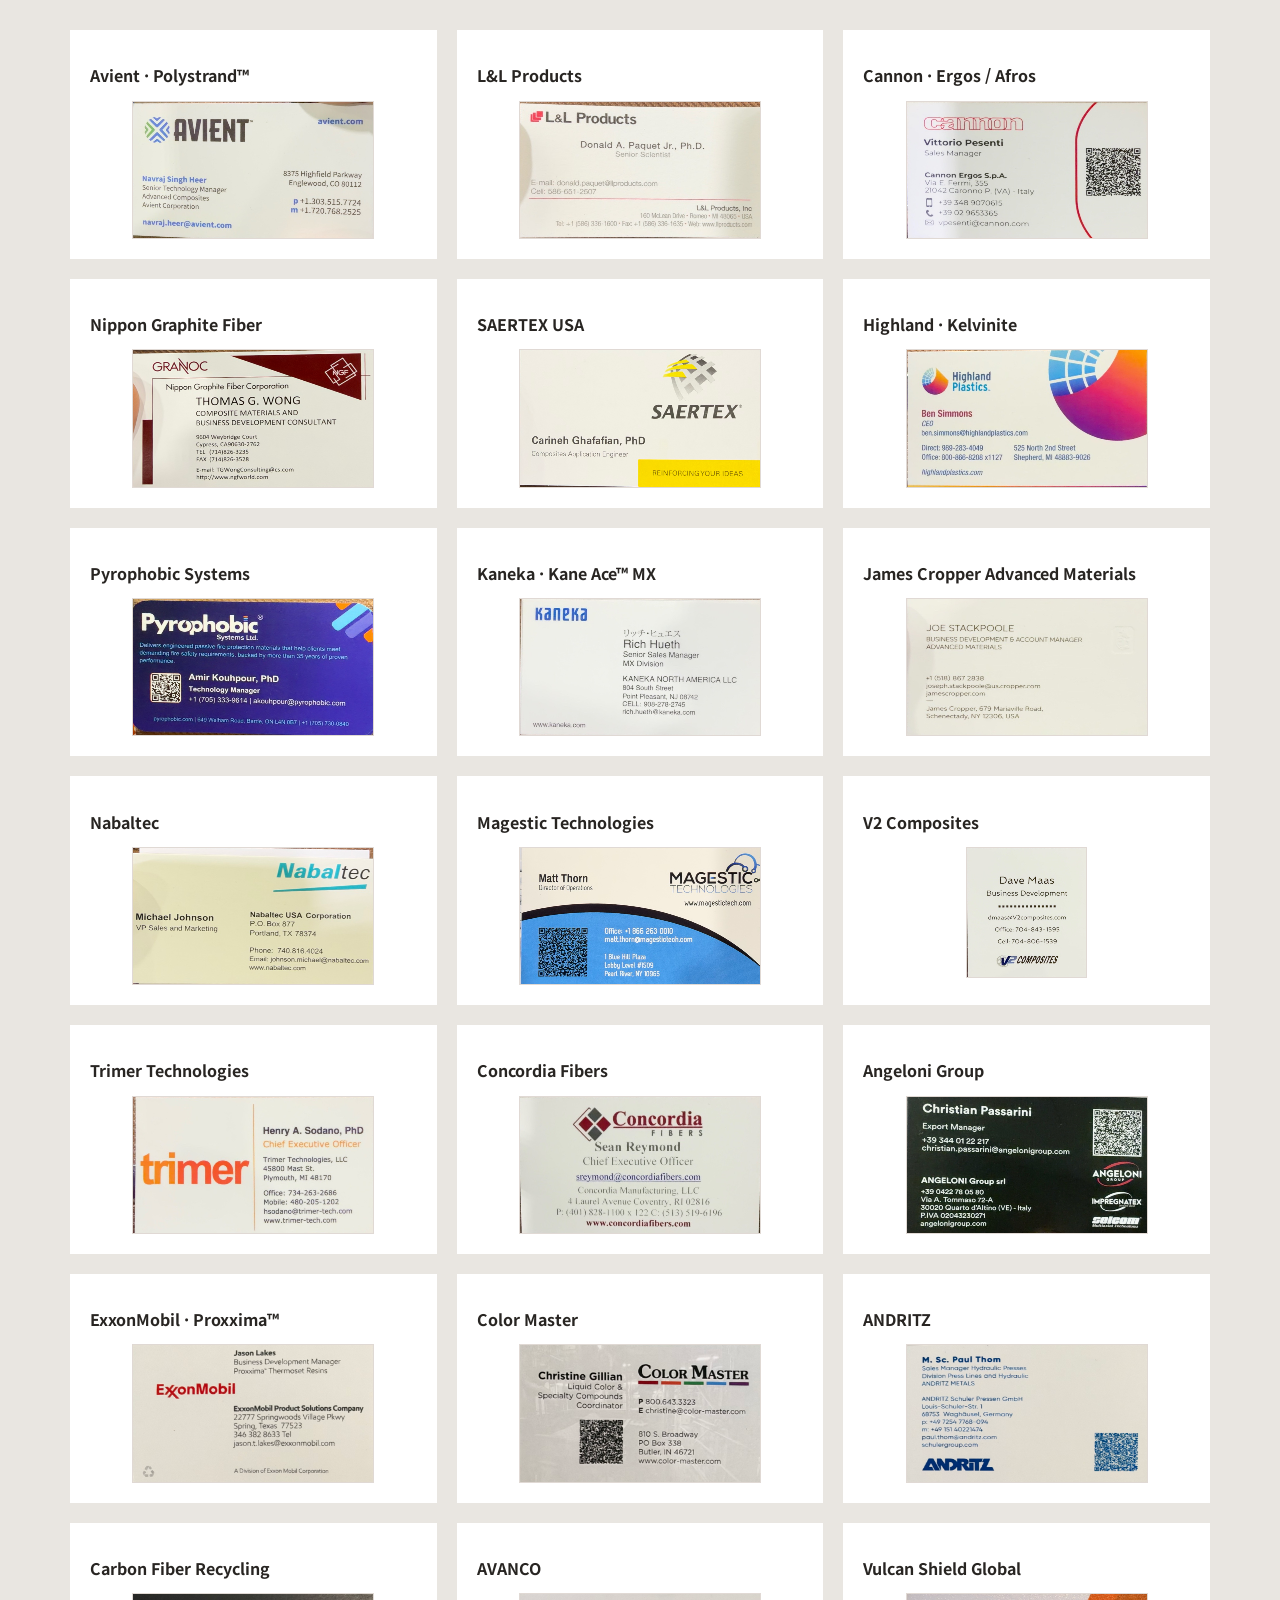
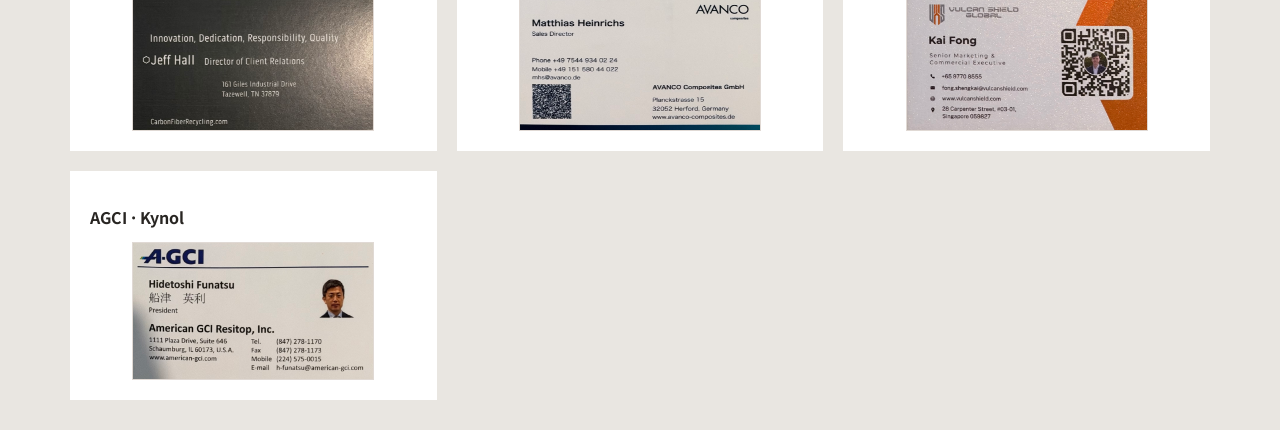
<file: report-2026/cards.html>
<!doctype html><html lang="ko"><head><meta charset="utf-8"><meta name="viewport" content="width=device-width,initial-scale=1"><title>CAMX 2026 명함 모음</title><link rel="stylesheet" href="report.css?v=4ec74439a8"></head><body><main class="card-gallery"><article id="avient"><h2>Avient · Polystrand™</h2><button class="card-button" type="button" aria-label="Navraj Singh Heer 명함 크게 보기" onclick="openCard(this)"><div class="business-card" style="--card-ratio:1.75;--card-width:64mm;--card-scale:0.2418897637795276"><div class="card-scene" style="height:571.4285714285714px"><img src="assets/cards/avient.jpg" alt="Navraj Singh Heer 명함" style="transform:matrix3d(1.26576405289,-0.0226140542536,0,-5.63089101258e-05,-0.0204469577774,1.24659974073,0,-6.18945828236e-05,0,0,1,0,-67.9033731141,-488.972388098,0,1)"></div></div></button></article><article id="ll"><h2>L&amp;L Products</h2><button class="card-button" type="button" aria-label="Donald A. Paquet Jr. 명함 크게 보기" onclick="openCard(this)"><div class="business-card" style="--card-ratio:1.75;--card-width:64mm;--card-scale:0.2418897637795276"><div class="card-scene" style="height:571.4285714285714px"><img src="assets/cards/ll.jpg" alt="Donald A. Paquet Jr. 명함" style="transform:matrix3d(2.02460924854,0.0925873222169,0,6.11434289548e-05,-0.0458155110123,1.90413137664,0,2.19610287852e-05,0,0,1,0,-411.222573318,-1020.20995747,0,1)"></div></div></button></article><article id="cannon"><h2>Cannon · Ergos / Afros</h2><button class="card-button" type="button" aria-label="Vittorio Pesenti 명함 크게 보기" onclick="openCard(this)"><div class="business-card" style="--card-ratio:1.75;--card-width:64mm;--card-scale:0.2418897637795276"><div class="card-scene" style="height:571.4285714285714px"><img src="assets/cards/cannon.jpg" alt="Vittorio Pesenti 명함" style="transform:matrix3d(1.54317633535,-0.00827475057284,0,-6.33567080803e-07,0.063709114762,1.37153990745,0,5.30865695618e-05,0,0,1,0,-329.37612332,-611.007582299,0,1)"></div></div></button></article><article id="ngf"><h2>Nippon Graphite Fiber</h2><button class="card-button" type="button" aria-label="Thomas G. Wong 명함 크게 보기" onclick="openCard(this)"><div class="business-card" style="--card-ratio:1.75;--card-width:64mm;--card-scale:0.2418897637795276"><div class="card-scene" style="height:571.4285714285714px"><img src="assets/cards/ngf.jpg" alt="Thomas G. Wong 명함" style="transform:matrix3d(1.70907999399,0.0190498924606,0,-8.96309046542e-05,-0.0187125546787,1.60590593442,0,4.35505148897e-05,0,0,1,0,-304.203763894,-1031.30402814,0,1)"></div></div></button></article><article id="saertex"><h2>SAERTEX USA</h2><button class="card-button" type="button" aria-label="Carineh Ghafafian 명함 크게 보기" onclick="openCard(this)"><div class="business-card" style="--card-ratio:1.75;--card-width:64mm;--card-scale:0.2418897637795276"><div class="card-scene" style="height:571.4285714285714px"><img src="assets/cards/saertex.jpg" alt="Carineh Ghafafian 명함" style="transform:matrix3d(1.34787948443,-0.015529162616,0,-5.87937761942e-05,0.00325051322611,1.37238974619,0,3.25051322611e-06,0,0,1,0,-163.318786532,-662.373137641,0,1)"></div></div></button></article><article id="kelvinite"><h2>Highland · Kelvinite</h2><button class="card-button" type="button" aria-label="Ben Simmons 명함 크게 보기" onclick="openCard(this)"><div class="business-card" style="--card-ratio:1.75;--card-width:64mm;--card-scale:0.2418897637795276"><div class="card-scene" style="height:571.4285714285714px"><img src="assets/cards/kelvinite.jpg" alt="Ben Simmons 명함" style="transform:matrix3d(1.52929615154,0.00672354712833,0,-6.2318710905e-05,-0.00417080768601,1.61112998063,0,4.55671567653e-05,0,0,1,0,-254.391463462,-978.54841083,0,1)"></div></div></button></article><article id="pyrophobic"><h2>Pyrophobic Systems</h2><button class="card-button" type="button" aria-label="Amir Kouhpour 명함 크게 보기" onclick="openCard(this)"><div class="business-card" style="--card-ratio:1.75;--card-width:64mm;--card-scale:0.2418897637795276"><div class="card-scene" style="height:571.4285714285714px"><img src="assets/cards/pyrophobic.jpg" alt="Amir Kouhpour 명함" style="transform:matrix3d(1.30590035453,0.0650148820088,0,-1.59037953298e-05,-0.0532617969371,1.24256890874,0,-3.51272887835e-05,0,0,1,0,-126.838037758,-735.183801971,0,1)"></div></div></button></article><article id="kaneka"><h2>Kaneka · Kane Ace™ MX</h2><button class="card-button" type="button" aria-label="Rich Hueth 명함 크게 보기" onclick="openCard(this)"><div class="business-card" style="--card-ratio:1.75;--card-width:64mm;--card-scale:0.2418897637795276"><div class="card-scene" style="height:571.4285714285714px"><img src="assets/cards/kaneka.jpg" alt="Rich Hueth 명함" style="transform:matrix3d(1.39405455395,0.0279324825016,0,8.43399733651e-06,-0.0269817010442,1.36742198428,0,-1.36584264614e-05,0,0,1,0,-220.287601225,-639.148525284,0,1)"></div></div></button></article><article id="cropper"><h2>James Cropper Advanced Materials</h2><button class="card-button" type="button" aria-label="Joe Stackpoole 명함 크게 보기" onclick="openCard(this)"><div class="business-card" style="--card-ratio:1.75;--card-width:64mm;--card-scale:0.2418897637795276"><div class="card-scene" style="height:571.4285714285714px"><img src="assets/cards/cropper.jpg" alt="Joe Stackpoole 명함" style="transform:matrix3d(1.56842662489,0.0569109743145,0,1.16646260201e-05,-0.0289555684596,1.42348574504,0,8.92341845225e-05,0,0,1,0,-225.505967163,-642.576119888,0,1)"></div></div></button></article><article id="nabaltec"><h2>Nabaltec</h2><button class="card-button" type="button" aria-label="Michael Johnson 명함 크게 보기" onclick="openCard(this)"><div class="business-card" style="--card-ratio:1.75;--card-width:64mm;--card-scale:0.2418897637795276"><div class="card-scene" style="height:571.4285714285714px"><img src="assets/cards/nabaltec.jpg" alt="Michael Johnson 명함" style="transform:matrix3d(1.80811772672,0.0637265762605,0,-6.40774299718e-05,-0.0320335817726,1.69831325734,0,2.52785148608e-05,0,0,1,0,-439.870907754,-1044.23217548,0,1)"></div></div></button></article><article id="magestic"><h2>Magestic Technologies</h2><button class="card-button" type="button" aria-label="Matt Thorn 명함 크게 보기" onclick="openCard(this)"><div class="business-card" style="--card-ratio:1.75;--card-width:64mm;--card-scale:0.2418897637795276"><div class="card-scene" style="height:571.4285714285714px"><img src="assets/cards/magestic.jpg" alt="Matt Thorn 명함" style="transform:matrix3d(1.55804373941,-0.028262295292,0,0.000100292845022,0.0392125102201,1.5049672243,0,3.23578821901e-05,0,0,1,0,-301.099795144,-787.528858312,0,1)"></div></div></button></article><article id="v2"><h2>V2 Composites</h2><button class="card-button" type="button" aria-label="Dave Maas 명함 크게 보기" onclick="openCard(this)"><div class="business-card" style="--card-ratio:0.92;--card-width:32mm;--card-scale:0.1209448818897638"><div class="card-scene" style="height:1086.9565217391305px"><img src="assets/cards/v2.jpg" alt="Dave Maas 명함" style="transform:matrix3d(1.98508350273,6.5931950198e-16,0,-2.41442544072e-05,0.0144544915247,2.00376373137,0,1.81569996767e-05,0,0,1,0,-441.016172747,-870.969301902,0,1)"></div></div></button></article><article id="trimer"><h2>Trimer Technologies</h2><button class="card-button" type="button" aria-label="Henry A. Sodano 명함 크게 보기" onclick="openCard(this)"><div class="business-card" style="--card-ratio:1.75;--card-width:64mm;--card-scale:0.2418897637795276"><div class="card-scene" style="height:571.4285714285714px"><img src="assets/cards/trimer.jpg" alt="Henry A. Sodano 명함" style="transform:matrix3d(1.5263060566,0.0653029658695,0,3.66592427883e-07,-0.0158990214229,1.57660017599,0,6.7841558928e-05,0,0,1,0,-198.123005625,-795.013854821,0,1)"></div></div></button></article><article id="concordia"><h2>Concordia Fibers</h2><button class="card-button" type="button" aria-label="Sean Reymond 명함 크게 보기" onclick="openCard(this)"><div class="business-card" style="--card-ratio:1.75;--card-width:64mm;--card-scale:0.2418897637795276"><div class="card-scene" style="height:571.4285714285714px"><img src="assets/cards/concordia.jpg" alt="Sean Reymond 명함" style="transform:matrix3d(1.54004194594,0.0807969610252,0,-2.0654960383e-05,-0.0530579822364,1.59735591947,0,6.4836388385e-05,0,0,1,0,-265.904839591,-912.162139312,0,1)"></div></div></button></article><article id="angeloni"><h2>Angeloni Group</h2><button class="card-button" type="button" aria-label="Christian Passarini 명함 크게 보기" onclick="openCard(this)"><div class="business-card" style="--card-ratio:1.75;--card-width:64mm;--card-scale:0.2418897637795276"><div class="card-scene" style="height:571.4285714285714px"><img src="assets/cards/angeloni.jpg" alt="Christian Passarini 명함" style="transform:matrix3d(1.6512812641,0.0933292884047,0,9.59490142456e-05,-0.0749246836915,1.48860215006,0,-4.37140030923e-05,0,0,1,0,-206.022312591,-710.291882333,0,1)"></div></div></button></article><article id="exxon"><h2>ExxonMobil · Proxxima™</h2><button class="card-button" type="button" aria-label="Jason Lakes 명함 크게 보기" onclick="openCard(this)"><div class="business-card" style="--card-ratio:1.75;--card-width:64mm;--card-scale:0.2418897637795276"><div class="card-scene" style="height:571.4285714285714px"><img src="assets/cards/yesterday-original.jpg" alt="Jason Lakes 명함" style="transform:matrix3d(2.84305860811,0.0950564085395,0,9.10510898132e-05,0.0693428928808,2.86846691651,0,9.72348609716e-05,0,0,1,0,-370.335654523,-630.447650754,0,1)"></div></div></button></article><article id="color"><h2>Color Master</h2><button class="card-button" type="button" aria-label="Christine Gillian 명함 크게 보기" onclick="openCard(this)"><div class="business-card" style="--card-ratio:1.75;--card-width:64mm;--card-scale:0.2418897637795276"><div class="card-scene" style="height:571.4285714285714px"><img src="assets/cards/yesterday-original.jpg" alt="Christine Gillian 명함" style="transform:matrix3d(2.7134635807,0.0625793173236,0,5.57579324877e-05,-9.71445146547e-17,2.7847796209,0,4.42950941369e-05,0,0,1,0,-1404.33641457,-596.264701502,0,1)"></div></div></button></article><article id="andritz"><h2>ANDRITZ</h2><button class="card-button" type="button" aria-label="Paul Thom 명함 크게 보기" onclick="openCard(this)"><div class="business-card" style="--card-ratio:1.75;--card-width:64mm;--card-scale:0.2418897637795276"><div class="card-scene" style="height:571.4285714285714px"><img src="assets/cards/yesterday-original.jpg" alt="Paul Thom 명함" style="transform:matrix3d(2.92014062686,0.0261354884179,0,3.6914528722e-05,0.0363880451946,2.57695915801,0,8.07453697814e-05,0,0,1,0,-391.224684738,-1103.46783205,0,1)"></div></div></button></article><article id="cfr"><h2>Carbon Fiber Recycling</h2><button class="card-button" type="button" aria-label="Jeff Hall 명함 크게 보기" onclick="openCard(this)"><div class="business-card" style="--card-ratio:1.75;--card-width:64mm;--card-scale:0.2418897637795276"><div class="card-scene" style="height:571.4285714285714px"><img src="assets/cards/yesterday-original.jpg" alt="Jeff Hall 명함" style="transform:matrix3d(2.81047989085,0.0370239137414,0,8.28973856371e-05,0.0188622811466,2.82968483595,0,5.44008154165e-05,0,0,1,0,-1479.13100147,-1241.85150606,0,1)"></div></div></button></article><article id="avanco"><h2>AVANCO</h2><button class="card-button" type="button" aria-label="Matthias Heinrichs 명함 크게 보기" onclick="openCard(this)"><div class="business-card" style="--card-ratio:1.75;--card-width:64mm;--card-scale:0.2418897637795276"><div class="card-scene" style="height:571.4285714285714px"><img src="assets/cards/yesterday-original.jpg" alt="Matthias Heinrichs 명함" style="transform:matrix3d(2.90850685219,0.0203875897401,0,4.43863164968e-05,0.0268477555586,2.53315802521,0,5.2885214974e-05,0,0,1,0,-364.492299333,-1694.90468726,0,1)"></div></div></button></article><article id="vulcan"><h2>Vulcan Shield Global</h2><button class="card-button" type="button" aria-label="Kai Fong 명함 크게 보기" onclick="openCard(this)"><div class="business-card" style="--card-ratio:1.75;--card-width:64mm;--card-scale:0.2418897637795276"><div class="card-scene" style="height:571.4285714285714px"><img src="assets/cards/yesterday-original.jpg" alt="Kai Fong 명함" style="transform:matrix3d(2.66284473495,0.0245411763158,0,6.87177618993e-05,-0.00881736667202,2.67989645368,0,-4.49215146049e-07,0,0,1,0,-1377.90690581,-1858.12224834,0,1)"></div></div></button></article><article id="agci"><h2>AGCI · Kynol</h2><button class="card-button" type="button" aria-label="Hidetoshi Funatsu 명함 크게 보기" onclick="openCard(this)"><div class="business-card" style="--card-ratio:1.75;--card-width:64mm;--card-scale:0.2418897637795276"><div class="card-scene" style="height:571.4285714285714px"><img src="assets/cards/yesterday-original.jpg" alt="Hidetoshi Funatsu 명함" style="transform:matrix3d(2.77698372397,-0.005304261476,0,4.53833023952e-05,-0.0280503406461,2.77943301343,0,4.4309935422e-05,0,0,1,0,-331.68297536,-2534.94068036,0,1)"></div></div></button></article></main><dialog id="card-dialog"><button class="close-card" onclick="this.closest('dialog').close()">닫기 ×</button><div id="card-view"></div></dialog><script>function openCard(button){const target=document.getElementById('card-view');target.replaceChildren(button.querySelector('.business-card').cloneNode(true));document.getElementById('card-dialog').showModal()}document.getElementById('card-dialog').addEventListener('click',e=>{if(e.target===e.currentTarget)e.currentTarget.close()});</script></body></html>
</file>
<file: styles.css>
:root{--navy:#0d2034;--ink:#14293b;--muted:#62717d;--line:#dfe5e8;--paper:#f4f6f4;--white:#fff;--orange:#f5a847;--teal:#bedbd6}*{box-sizing:border-box}html{scroll-behavior:smooth}body{margin:0;background:var(--paper);color:var(--ink);font-family:Pretendard,"Apple SD Gothic Neo","Noto Sans KR",Arial,sans-serif;font-size:15px;line-height:1.55}button,input{font:inherit}button{cursor:pointer}a{color:inherit}a:hover{color:#c77822}button:focus-visible,a:focus-visible,input:focus-visible{outline:3px solid #f4a63d;outline-offset:3px}.site-header{background:var(--navy);color:#fff;display:flex;align-items:center;justify-content:space-between;padding:14px max(32px,calc((100vw - 1390px)/2));gap:24px;border-bottom:1px solid #294154}.brand{display:flex;align-items:center;gap:13px;letter-spacing:-.03em;font-size:17px;white-space:nowrap}.brand b{font-weight:600}.brand-mark{display:grid;place-items:center;width:43px;height:38px;background:#fff;color:var(--navy);border-radius:5px;font-size:18px;font-weight:900;letter-spacing:-.11em;padding-right:4px}.brand-mark span{color:#eb9b38}.header-meta{display:flex;align-items:center;gap:18px;font-size:12px;color:#bdd0dc}.header-meta a{color:#fff;text-decoration:none;border:1px solid #52697b;padding:7px 12px;border-radius:4px;margin-left:8px}.header-meta a:hover{background:#253d50}.header-divider{height:15px;width:1px;background:#506779}main{max-width:1390px;margin:auto}.intro{background:var(--navy);color:#fff;display:grid;grid-template-columns:minmax(0,1fr) 290px;gap:40px;padding:67px 68px 64px;position:relative;overflow:hidden}.intro:after{content:"";position:absolute;right:285px;top:-86px;width:480px;height:480px;border:1px solid #244259;border-radius:50%;pointer-events:none}.intro:before{content:"";position:absolute;right:380px;top:32px;width:250px;height:250px;border:1px solid #244259;border-radius:50%;pointer-events:none}.eyebrow{font-size:11px;font-weight:800;letter-spacing:.22em;color:var(--orange);margin:0 0 20px}.intro h1{font-size:clamp(32px,4vw,53px);letter-spacing:-.06em;line-height:1.24;margin:0 0 20px;font-weight:750}.intro h1 em{font-style:normal;color:var(--orange)}.intro-copy{color:#bfcdd7;margin:0;max-width:620px;font-size:15px;line-height:1.8}.event-note{position:relative;z-index:1;align-self:end;border:1px solid #6e8494;background:#183248;display:flex;flex-direction:column;padding:22px 24px;gap:8px;box-shadow:10px 10px 0 #0a1928;font-size:13px;color:#d6e2e8}.note-kicker{color:var(--orange);font-size:10px;font-weight:800;letter-spacing:.2em}.event-note strong{font-size:23px;color:#fff;letter-spacing:-.04em}.event-note span:nth-last-of-type(1){margin-top:6px}.event-note a{margin-top:10px;color:#fff;font-size:12px;font-weight:700;text-decoration:none;border-top:1px solid #496175;padding-top:14px}.workspace{background:#fff;padding:39px 68px 60px}.workspace-head{display:flex;justify-content:space-between;align-items:end;gap:20px}.eyebrow.light{color:#bc7025;margin:0 0 7px}.workspace h2,.method h2{margin:0;letter-spacing:-.045em;font-size:25px}.snapshot{font-size:12px;color:var(--muted);margin:0 0 3px;white-space:nowrap}.snapshot-dot{display:inline-block;background:#5eae91;border-radius:50%;width:6px;height:6px;vertical-align:middle;margin:0 3px 1px 8px}.stat-row{display:grid;grid-template-columns:repeat(3,minmax(0,1fr)) 2fr;margin:25px 0 29px;border:1px solid var(--line);background:#f8f9f8}.stat{padding:15px 21px;display:flex;flex-direction:column;gap:0;border-right:1px solid var(--line)}.stat strong{font-size:26px;line-height:1.2;letter-spacing:-.04em}.stat span{color:var(--muted);font-size:11px}.stat-note{border:0;justify-content:center}.stat-note span{line-height:1.6}.search-area{display:flex;gap:12px}.search-box{height:52px;border:1px solid #bbc8ce;display:flex;align-items:center;flex:1;background:#fff;padding:0 15px;gap:11px;border-radius:5px}.search-box:focus-within{border-color:#406e86;box-shadow:0 0 0 3px #dce8ec}.search-icon{font-size:27px;color:#627783;line-height:1;transform:rotate(-20deg)}.search-box input{border:0;outline:0;box-shadow:none!important;flex:1;min-width:0;color:var(--ink);font-size:14px}.search-box input::placeholder{color:#8a969d}.shortcut{border:1px solid #dce2e6;color:#98a4aa;font-size:11px;width:22px;height:22px;display:grid;place-items:center;border-radius:3px}.clear-button{border:1px solid #b9c4cb;background:#fff;color:var(--ink);border-radius:4px;padding:0 18px;font-size:12px;font-weight:700}.filter-row{display:flex;align-items:start;gap:18px;margin-top:18px}.filter-row.second{margin-top:10px}.filter-label{font-size:12px;font-weight:750;color:#6f7b82;min-width:28px;padding-top:6px}.chips{display:flex;flex-wrap:wrap;gap:7px}.chip{border:1px solid #d9e0e4;background:#fff;color:#495d69;padding:5px 12px;border-radius:100px;font-size:12px;white-space:nowrap}.chip:hover{background:#f0f4f5}.chip.active{background:var(--navy);border-color:var(--navy);color:#fff}.results-head{display:flex;justify-content:space-between;align-items:center;border-bottom:1px solid var(--line);margin-top:28px;padding:0 0 12px;color:#79868e;font-size:12px;gap:12px}.results-head p{margin:0;color:var(--ink);font-size:13px;font-weight:750}.results-layout{display:grid;grid-template-columns:minmax(340px,.92fr) minmax(420px,1.08fr);gap:0;align-items:start}.list-column{border-right:1px solid var(--line);padding:12px 18px 0 0}.company-list{display:flex;flex-direction:column;gap:8px}.company-card{border:1px solid var(--line);border-radius:5px;background:#fff;padding:14px 16px;text-align:left;width:100%;display:block;transition:border-color .15s,background .15s,transform .15s}.company-card:hover{border-color:#9ab7c5;background:#f9fbfb;transform:translateX(2px)}.company-card.selected{border-color:#385c70;background:#edf3f4;box-shadow:inset 3px 0 0 #28526a}.card-top{display:flex;align-items:flex-start;justify-content:space-between;gap:8px}.card-name{font-size:15px;font-weight:760;letter-spacing:-.025em;line-height:1.4}.card-booth{font-size:11px;font-weight:800;color:#354f60;white-space:nowrap}.card-meta{display:flex;flex-wrap:wrap;gap:5px;margin-top:8px}.badge{font-size:10px;border-radius:3px;padding:2px 6px;background:#e7eef1;color:#466071;font-weight:700}.badge.report{background:#fff1df;color:#9a611d}.badge.absent{background:#eef0ef;color:#65737b}.card-summary{margin:7px 0 0;font-size:12px;color:#657782;line-height:1.5}.more-button{width:100%;border:1px solid #a9bbc4;background:#fff;color:#274659;border-radius:5px;padding:12px;margin-top:12px;font-weight:700;font-size:12px}.more-button:hover{background:#edf3f4}.detail-panel{position:sticky;top:12px;margin:12px 0 0 18px;max-height:calc(100vh - 24px);overflow:auto;border:1px solid var(--line);border-radius:5px;background:#fcfdfc;min-height:400px}.empty-detail{min-height:400px;display:flex;align-items:center;justify-content:center;flex-direction:column;text-align:center;color:#8b999f;padding:20px}.empty-detail span{font-size:32px;color:#b2c6c9}.empty-detail strong{color:#334c59;font-size:15px;margin-top:8px}.empty-detail p{font-size:12px;max-width:220px}.detail-content{padding:24px 28px 28px}.detail-kicker{font-size:10px;letter-spacing:.16em;color:#ac6725;font-weight:850;margin:0 0 9px}.detail-title-row{display:flex;align-items:flex-start;justify-content:space-between;gap:12px}.detail-title-row h3{font-size:24px;line-height:1.25;letter-spacing:-.05em;margin:0}.detail-close{border:0;background:transparent;color:#82919a;font-size:21px;line-height:1;padding:0 2px}.detail-summary{color:#5c6f78;font-size:13px;margin:11px 0 13px}.detail-tags{display:flex;flex-wrap:wrap;gap:6px;margin-bottom:17px}.detail-tags span{border:1px solid #d8e3e7;color:#55717d;border-radius:3px;padding:2px 7px;font-size:10px;font-weight:700}.status-line{padding:10px 12px;background:#eaf4ee;border-left:3px solid #68a683;font-size:12px;font-weight:700;display:flex;justify-content:space-between;gap:10px}.status-line.unlisted{background:#f0f2f2;border-color:#9caab0}.detail-section{border-top:1px solid var(--line);padding-top:15px;margin-top:16px}.detail-section h4{font-size:11px;letter-spacing:.04em;color:#566b76;margin:0 0 7px}.detail-section p{font-size:13px;line-height:1.65;margin:0;color:#263e4c}.compare-box{background:#f8f4eb;border:1px solid #ebdfc9;padding:13px 15px;margin-top:17px}.compare-box h4{color:#9b681d;margin:0 0 7px;font-size:11px}.compare-box p{font-size:13px;margin:0;line-height:1.65}.links{display:flex;flex-wrap:wrap;gap:7px;margin-top:19px}.links a{border:1px solid #b4c4cb;padding:7px 10px;text-decoration:none;border-radius:4px;font-size:11px;font-weight:750;background:#fff}.links a.primary{background:#143149;border-color:#143149;color:#fff}.links a:hover{background:#e9f0f2}.links a.primary:hover{background:#31536a}.source-list{display:flex;flex-wrap:wrap;gap:6px}.source-list a{font-size:11px;color:#4a6979;text-decoration:underline;text-underline-offset:2px}.source-list a:not(:last-child):after{content:" ·";color:#80939d;text-decoration:none}.simple-detail .detail-section p{color:#61737c}.method{padding:44px 68px 52px;display:grid;grid-template-columns:220px 1fr;gap:30px;background:#e8eeed}.method .eyebrow{color:#9b6427;margin-bottom:7px}.method h2{font-size:21px}.method-grid{display:grid;grid-template-columns:repeat(3,1fr);gap:26px}.method-grid p{font-size:12px;color:#62747c;margin:0;line-height:1.7}.method-grid b{display:inline-block;color:#273e4b;font-size:13px;margin-bottom:4px}footer{max-width:1390px;margin:auto;background:#dce5e3;padding:20px 68px;display:flex;justify-content:space-between;gap:20px;font-size:11px;color:#64767c}footer a{text-decoration:underline}.no-results{padding:38px 20px;color:#76868c;text-align:center;font-size:13px;border:1px dashed #ccd8da;border-radius:5px}@media(max-width:900px){.site-header{padding:13px 24px}.header-meta{gap:10px}.header-meta span:nth-of-type(2),.header-meta span:nth-of-type(3){display:none}.intro{padding:48px 32px;grid-template-columns:1fr 235px;gap:20px}.workspace{padding:33px 32px 48px}.results-layout{grid-template-columns:minmax(270px,.9fr) minmax(330px,1.1fr)}.method{padding:38px 32px}.method-grid{gap:14px}footer{padding:20px 32px}}@media(max-width:700px){.header-meta span,.header-divider{display:none!important}.header-meta a{margin:0}.intro{grid-template-columns:1fr;padding:42px 23px 34px}.intro:after,.intro:before{display:none}.intro h1{font-size:34px}.event-note{max-width:100%;box-shadow:none;padding:18px}.workspace{padding:29px 16px 40px}.workspace-head{align-items:flex-start}.snapshot{white-space:normal;text-align:right;max-width:120px}.stat-row{grid-template-columns:repeat(3,1fr)}.stat{padding:12px 10px}.stat strong{font-size:21px}.stat-note{grid-column:1/-1;border-top:1px solid var(--line)}.filter-row{gap:11px}.results-head>span{display:none}.results-layout{display:block}.list-column{border-right:0;padding-right:0}.detail-panel{position:fixed;inset:0;margin:0;max-height:none;border:0;border-radius:0;z-index:20;overflow:auto;box-shadow:0 0 0 100vmax #0d2034a1}.detail-panel:has(.empty-detail){display:none}.detail-content{padding:24px 20px 45px}.detail-close{position:sticky;top:0;background:#fff;border:1px solid #ced9dd;border-radius:50%;width:32px;height:32px;flex:none}.method{display:block;padding:36px 23px}.method-grid{display:block;margin-top:18px}.method-grid p{margin-top:17px}footer{padding:19px 23px;display:block}footer span{display:block;margin-bottom:4px}}
/* Keep the search controls and the first result close to the top of the page. */
@media (min-width: 701px) {
  .intro { padding-top: 30px; padding-bottom: 28px; }
  .intro h1 { font-size: 38px; margin-bottom: 10px; }
  .intro-copy { font-size: 13px; line-height: 1.6; }
  .event-note { padding: 14px 20px; gap: 4px; }
  .event-note strong { font-size: 20px; }
  .event-note a { padding-top: 9px; margin-top: 5px; }
  .workspace { padding-top: 24px; }
  .stat-row { margin: 14px 0 16px; }
  .stat { padding: 10px 17px; }
  .filter-row { margin-top: 10px; }
  .filter-row.second { margin-top: 6px; }
  .results-head { margin-top: 16px; }
}
.filter-label{min-width:48px}
.badge.uncertain{background:#f6ebe4;color:#8e572f}
.detail-section small{display:block;color:#87979e;font-size:10px;margin:-3px 0 6px}
.detail-section p{white-space:pre-line;overflow-wrap:anywhere}
.camx-full{margin-top:10px;border-top:1px dashed #dce5e8;padding-top:8px}.camx-full summary{display:list-item;cursor:pointer;color:#315d70;font-size:11px;font-weight:750}.camx-full summary:hover{text-decoration:underline}.camx-full p{margin-top:10px;color:#5c6f78;font-size:12px}
.awards-overview{background:#122d42;color:#edf4f5;padding:40px 68px 44px;border-bottom:1px solid #27475d}.awards-head{display:flex;align-items:end;justify-content:space-between;gap:20px}.awards-head .eyebrow{margin:0 0 7px;color:#efb96e}.awards-head h2{font-size:clamp(23px,2.6vw,31px);margin:0;letter-spacing:-.05em}.awards-head>a{font-size:11px;color:#c5dce5;text-underline-offset:3px}.awards-lead{font-size:12px;color:#abc0c9;max-width:850px;line-height:1.65;margin:10px 0 21px}.award-grid{display:grid;grid-template-columns:repeat(2,minmax(0,1fr));gap:10px}.award-card{background:#1b3a50;border:1px solid #355469;padding:19px 20px;min-height:190px;display:flex;flex-direction:column}.award-card.featured-award{border-color:#d09c58;background:#203b4c}.award-card>span{font-size:9px;letter-spacing:.12em;color:#efba74;font-weight:850}.award-card h3{font-size:17px;line-height:1.35;margin:7px 0 7px;letter-spacing:-.035em}.award-card p{font-size:11px;line-height:1.65;color:#c8d7dc;margin:0 0 14px}.award-card>div{display:flex;flex-wrap:wrap;gap:14px;margin-top:auto}.award-card button,.award-card a{border:0;background:none;padding:0;color:#d3e6ed;font-size:10px;font-weight:750;text-decoration:underline;text-underline-offset:3px;text-align:left}.favorite-toggle{width:100%;margin:10px 0 0;padding:8px 10px;border:1px solid #b9c9ce;background:#fff;color:#31596a;border-radius:4px;font-size:11px;font-weight:800;text-align:left}.favorite-toggle.saved{background:#fff3de;border-color:#d9a760;color:#80531e}.chip b{font-size:9px;margin-left:2px;background:#dce7ea;color:#334f5b;border-radius:9px;padding:1px 5px}.chip.active b{background:#fff;color:#173149}
@media(max-width:900px){.awards-overview{padding:36px 32px}}
@media(max-width:700px){.awards-overview{padding:30px 18px 34px}.awards-head{align-items:start}.award-grid{grid-template-columns:1fr}.award-card{min-height:0}.awards-head>a{max-width:90px;text-align:right}}
.detail-panel .links a{overflow-wrap:anywhere}
.language-switch{display:flex;border:1px solid #52697b;border-radius:5px;overflow:hidden;flex:none}
.language-switch button{border:0;background:transparent;color:#c4d5df;font-size:11px;padding:6px 9px;line-height:1.1}
.language-switch button[aria-pressed="true"]{background:#fff;color:#173149;font-weight:800}
@media(max-width:900px){.header-meta{flex-wrap:wrap;justify-content:flex-end}}
@media(max-width:700px){.header-meta{gap:6px}.language-switch button{padding:6px}.header-meta>a{font-size:10px;padding:6px}}
.scope-note{margin:6px 0 0 66px;color:#71828a;font-size:11px;line-height:1.5}
.trend-overview{background:#e8efeb;padding:35px 68px 33px;border-bottom:1px solid #d5e1dc}.trend-head .eyebrow{color:#8c642e;margin-bottom:5px}.trend-head h2{font-size:clamp(24px,2.7vw,32px);letter-spacing:-.055em;margin:0}.trend-head>p:last-child{font-size:15px;font-weight:650;line-height:1.55;margin:7px 0 20px;max-width:850px;color:#24414a}.trend-steps{display:grid;grid-template-columns:repeat(4,minmax(0,1fr));gap:1px;background:#cbd8d3;border:1px solid #cbd8d3}.trend-step{background:#f9fbfa;padding:18px 18px 17px;display:flex;flex-direction:column;min-height:182px}.trend-step>span{font-size:10px;font-weight:850;letter-spacing:.11em;color:#557872}.trend-step h3{font-size:15px;line-height:1.4;letter-spacing:-.03em;margin:8px 0 6px}.trend-step p{font-size:11px;line-height:1.6;color:#5b7179;margin:0}.trend-step>div{display:flex;flex-wrap:wrap;gap:3px 12px;padding-top:12px;margin-top:auto}.trend-step a{font-size:10px;color:#355e69;font-weight:750;text-underline-offset:3px}.trend-scope{font-size:11px;color:#657d7d;margin:12px 0 0;line-height:1.55}
@media(max-width:900px){.trend-overview{padding:32px}.trend-steps{grid-template-columns:repeat(2,minmax(0,1fr))}.trend-step{min-height:145px}}
@media(max-width:700px){.trend-overview{padding:27px 18px}.trend-head>p:last-child{font-size:13px}.trend-steps{grid-template-columns:1fr}.trend-step{min-height:0;padding:15px}.trend-step>div{margin-top:0}.trend-scope{font-size:10px}}
.trend-head>p[data-i18n="trendLead"]{font-size:15px;font-weight:650;line-height:1.55;margin:7px 0 20px;max-width:900px;color:#24414a}@media(max-width:700px){.trend-head>p[data-i18n="trendLead"]{font-size:13px}}
.insight-grid+.award-spotlight{margin-top:16px}
.trend-step button{border:0;background:none;padding:0;color:#355e69;font-size:10px;font-weight:750;text-decoration:underline;text-underline-offset:3px;text-align:left}.trend-step button:hover{color:#a36428}
.briefing{background:#f8faf8;padding:44px 68px 48px;border-bottom:1px solid #dfe7e5}.briefing-head{display:flex;align-items:end;justify-content:space-between;gap:20px}.briefing .eyebrow{color:#ac6d2b;margin-bottom:8px}.briefing h2{font-size:clamp(23px,2.5vw,31px);letter-spacing:-.05em;line-height:1.3;margin:0}.briefing-jump{text-decoration:none;font-size:12px;font-weight:750;color:#244c60;border-bottom:1px solid #8fa9b3;white-space:nowrap;padding-bottom:3px}.briefing-lead{font-size:12px;color:#667a83;line-height:1.65;margin:11px 0 22px}.award-spotlight{display:grid;grid-template-columns:52px 1fr;gap:18px;padding:24px 28px;background:#132e42;color:#f3f7f7;border-radius:6px;margin-bottom:16px}.award-icon{width:42px;height:42px;display:grid;place-items:center;background:#edbb70;color:#182c36;border-radius:50%;font-size:23px}.award-kicker{color:#f0bf78;font-size:10px;letter-spacing:.13em;font-weight:850}.award-spotlight h3{margin:4px 0 6px;font-size:19px;letter-spacing:-.035em}.award-spotlight p{margin:0;font-size:13px;line-height:1.6;max-width:960px;color:#e0e9eb}.award-spotlight .award-qualifier{font-size:11px;margin-top:5px;color:#abc1cb}.insight-grid{display:grid;grid-template-columns:repeat(3,minmax(0,1fr));gap:13px}.insight{background:#fff;border:1px solid #dce6e5;border-radius:6px;padding:23px 22px 18px;display:flex;flex-direction:column;min-height:260px}.insight-no{font-size:10px;font-weight:850;letter-spacing:.13em;color:#a26b34}.insight h3{font-size:17px;letter-spacing:-.04em;margin:10px 0 8px;line-height:1.35}.insight>p{font-size:12px;line-height:1.7;margin:0;color:#435966}.insight .insight-meaning{margin-top:12px;color:#647984}.insight-meaning b{display:inline-block;font-size:10px;color:#99632e;background:#faf2e8;padding:2px 6px;margin-right:4px;border-radius:3px}.insight-links{display:flex;flex-wrap:wrap;gap:8px 17px;margin-top:auto;padding-top:15px}.insight-links button,.insight-links a{border:0;background:none;padding:0;color:#355d70;font-size:11px;font-weight:750;text-decoration:underline;text-underline-offset:3px;text-align:left}.award-spotlight .insight-links button,.award-spotlight .insight-links a{color:#c2dce7}.insight-links button:hover,.insight-links a:hover{color:#b57029}.continuity{display:grid;grid-template-columns:260px 1fr auto;align-items:center;gap:23px;background:#ecf3f1;border-left:3px solid #8caaa7;padding:17px 21px;margin-top:16px}.continuity>div{display:flex;align-items:center;gap:15px}.continuity-label{font-size:11px;font-weight:750;color:#506972}.continuity strong{font-size:22px;letter-spacing:-.04em;white-space:nowrap}.continuity p{font-size:11px;color:#667982;margin:0;line-height:1.55}.continuity button{background:none;border:0;padding:0;font-weight:800;color:#315d6b;font-size:11px;white-space:nowrap;text-decoration:underline;text-underline-offset:3px}.database-meta{font-size:11px;color:#6c7e85;margin:11px 0 18px;line-height:1.6}.database-meta strong{color:#2b4b5c}.workspace{scroll-margin-top:10px}
@media(max-width:900px){.briefing{padding:38px 32px}.continuity{grid-template-columns:1fr auto}.continuity p{grid-column:1/-1;grid-row:2}.continuity button{grid-column:2;grid-row:1}}
@media(max-width:700px){.briefing{padding:30px 18px 34px}.briefing-head{align-items:start}.briefing-jump{font-size:10px;margin-top:4px}.briefing h2{font-size:23px}.award-spotlight{grid-template-columns:1fr;gap:7px;padding:20px}.award-icon{width:32px;height:32px;font-size:18px}.insight-grid{grid-template-columns:1fr}.insight{min-height:0;padding:19px}.continuity{display:block;padding:17px;margin-top:14px}.continuity p{margin:6px 0 10px}.continuity>div{justify-content:space-between}.database-meta{margin:9px 0 18px}}
@media(max-width:700px){.scope-note{margin-left:59px}}
.award-highlight{background:#f8faf8;padding:26px 68px 0}.award-highlight .award-spotlight{margin:0}.award-highlight h2{margin:4px 0 6px;font-size:19px;letter-spacing:-.035em}.award-highlight .insight-links{padding-top:12px}.award-highlight .insight-links button,.award-highlight .insight-links a{color:#c2dce7}
.research-features{display:grid;grid-template-columns:repeat(3,minmax(0,1fr));margin:20px 0 0;border:1px solid #cfdadd;border-bottom:0;background:#fff}.research-features>span{display:grid;grid-template-columns:32px 1fr;align-items:center;gap:10px;padding:13px 16px;border-right:1px solid #dce4e6}.research-features>span:last-child{border-right:0}.research-features b{font-size:9px;letter-spacing:.12em;color:#a66b30}.research-features strong{font-size:11px;color:#37505d;line-height:1.4}.research-console{background:#102a3d;padding:20px 22px 17px;border:1px solid #102a3d;box-shadow:0 12px 28px #17374816}.research-console .search-box{height:58px;border:0;border-radius:3px;box-shadow:0 3px 12px #07162055}.research-console .search-box:focus-within{box-shadow:0 0 0 3px #e9a64b,0 3px 12px #07162055}.research-console .clear-button{border-color:#6f8795;background:#19384d;color:#fff}.research-console .filter-label{color:#a9bec9}.research-console .chip{background:#17364b;border-color:#4a6575;color:#dbe6ea}.research-console .chip:hover{background:#24485e}.research-console .chip.active{background:#f0ae54;border-color:#f0ae54;color:#162b38}.research-console .scope-note{color:#9db1ba}.research-console .chip b{background:#dce7ea;color:#334f5b}.results-head{margin-top:22px}.results-layout{background:#fff;border:1px solid #d8e1e4;border-top:0;padding:0 15px 16px}.company-card{border-radius:3px;padding:16px 17px;box-shadow:0 1px 0 #15304208}.company-card:hover{transform:translateY(-1px);box-shadow:0 7px 18px #17374810}.card-location{display:flex;align-items:center;gap:7px;flex:none}.card-location>i{font-style:normal;color:#dc963a;font-size:13px}.card-booth{display:flex;align-items:baseline;gap:5px;background:#edf3f4;border:1px solid #d7e3e6;padding:3px 7px;border-radius:3px}.card-booth small{font-size:7px;letter-spacing:.1em;color:#758991}.card-products{display:flex;flex-wrap:wrap;gap:5px;margin-top:7px}.card-products span{font-size:9px;color:#5a707b;border-bottom:1px solid #bfcdd2;padding:1px 0}.detail-panel{border-radius:3px;box-shadow:0 10px 30px #15384b12}.workspace{background:#f3f6f5}
@media(max-width:900px){.award-highlight{padding:24px 32px 0}.research-features>span{padding:11px}.research-console{padding:18px}}
@media(max-width:700px){.award-highlight{padding:18px 18px 0}.research-features{grid-template-columns:1fr}.research-features>span{border-right:0;border-bottom:1px solid #dce4e6;padding:10px 12px}.research-features>span:last-child{border-bottom:0}.research-console{padding:14px 12px}.research-console .search-box{height:52px}.research-console .scope-note{margin-left:0}.results-layout{border-left:0;border-right:0;padding:0}.card-products span:nth-child(n+3){display:none}}
@media (max-width: 700px) {
  .intro { padding: 22px 16px 20px; gap: 14px; }
  .intro .eyebrow { margin-bottom: 8px; }
  .intro h1 { font-size: 28px; line-height: 1.27; margin-bottom: 8px; }
  .intro-copy { font-size: 12px; line-height: 1.55; }
  .event-note { flex-direction: row; flex-wrap: wrap; align-items: center; padding: 10px 12px; gap: 4px 10px; font-size: 11px; }
  .event-note .note-kicker, .event-note span:nth-of-type(3) { display: none; }
  .event-note strong { font-size: 15px; }
  .event-note a { margin: 0 0 0 auto; padding: 0; border: 0; font-size: 11px; }
  .workspace { padding-top: 20px; }
  .workspace h2 { font-size: 21px; }
  .stat-row { margin: 16px 0; }
}

/* Executive reading and exhibitor research, September 2026. */
:root{--paper:#f2f4f5;--navy:#102b3d;--orange:#dca35c}body{font-size:15px}.site-header{padding-top:18px;padding-bottom:18px}.brand{font-size:20px;letter-spacing:.02em}.brand b{font-weight:400;color:#c6d6de}
.section-nav{position:sticky;top:0;z-index:25;display:flex;justify-content:center;gap:40px;background:#fffffff5;border-bottom:1px solid #dce3e7;padding:15px 24px;backdrop-filter:blur(14px)}.section-nav a{font-size:13px;font-weight:600;text-decoration:none;color:#4b606e}.section-nav .nav-database{color:#8d5626}.section-nav a:hover{color:#b97c37}
.intro{padding:48px 68px;min-height:260px}.intro h1{font-size:44px;font-weight:700}.intro:before,.intro:after{display:none}.event-note{box-shadow:none;border-color:#426071;background:#19394b;border-radius:8px}.event-note .note-kicker{color:#d4b389}.intro-copy{font-size:14px}.eyebrow{letter-spacing:.15em}
#awards-2026,#trends,#relevance,#database{scroll-margin-top:74px}.awards-overview{padding:45px 68px 24px;background:#fbfcfc;border-bottom:0}.awards-head{align-items:center}.awards-head h2{font-size:28px;margin:6px 0}.updated-date{font-size:11px;color:#657784}.awards-lead{max-width:830px;font-size:14px;color:#536874}.winner-grid{display:grid;grid-template-columns:1fr 1fr;gap:20px;margin-top:25px}.winner-card{display:flex;flex-direction:column;border:1px solid #dbe3e5;border-top:3px solid #bd8c4e;background:#fff;border-radius:5px;padding:25px;box-shadow:0 6px 20px #12304006}.winner-top{display:flex;flex-wrap:wrap;gap:9px;align-items:center;font-size:10px;letter-spacing:.09em;font-weight:600;color:#8a6b42}.winner-label{background:#f8efdf;color:#805c27;padding:4px 8px;border-radius:3px;letter-spacing:0}.winner-card h3{font-size:18px;margin:18px 0 8px;letter-spacing:-.02em}.winner-card h4{font-size:15px;color:#2c5363;margin:0 0 12px}.winner-card p{font-size:13px;color:#586b76;line-height:1.85;margin:0 0 20px}.winner-links{margin-top:auto;display:flex;flex-wrap:wrap;gap:12px}.winner-links button,.winner-links a{font-size:11px;color:#295368;background:#edf4f5;border:0;border-radius:3px;padding:7px 10px;text-decoration:none}.winner-links a{background:none;color:#7b6a51;padding-left:0}.finalist-disclosure{margin-top:20px;border-bottom:1px solid #dbe3e5;padding:15px 0}.finalist-disclosure summary{cursor:pointer;font-size:13px;color:#485f6c;font-weight:600}.finalist-disclosure>p{font-size:12px;color:#6d7c86}.finalist-disclosure .award-grid{grid-template-columns:repeat(3,minmax(0,1fr));margin-top:16px}.finalist-disclosure .award-card{box-shadow:none}.award-highlight{padding-top:10px}.award-spotlight{border-radius:5px}.trend-overview,.briefing{border-bottom:1px solid #dce4e7}.method{padding-top:25px;padding-bottom:25px}
.workspace{padding:42px 48px;background:#edf1f3}.workspace h2{font-size:28px}.database-meta{font-size:12px}.research-console{background:#fff;border:1px solid #d4dee4;border-radius:8px;padding:22px;box-shadow:0 4px 16px #17374805}.research-console .search-box{background:#f1f5f7;box-shadow:none;border:1px solid #d6e0e5;border-radius:5px}.research-console .chip{background:#fff;border-color:#d3dee4;color:#455e6c}.research-console .chip.active{background:#163e53;color:#fff;border-color:#163e53}.research-console .chip:hover{background:#e6eff3;color:#183e50}.research-console .filter-label{color:#627985}.research-console .scope-note{color:#72818c}.research-console .clear-button{background:#f3f6f8;border-color:#d6e0e5;color:#3a5667}.product-filter{display:flex;align-items:center;gap:12px;flex-wrap:wrap;margin-top:14px;padding-top:13px;border-top:1px solid #e5eaee}.product-filter label{font-size:12px;font-weight:600;color:#627985;width:54px}.product-filter select{min-width:220px;max-width:100%;border:1px solid #d4dfe5;border-radius:4px;background:#fff;color:#365266;padding:8px;font:inherit;font-size:12px}.scope-note{margin-bottom:0}.results-head{align-items:center;gap:12px;flex-wrap:wrap;margin:20px 0 12px}.results-head p{font-size:15px;font-weight:700}.result-actions{display:flex;flex-wrap:wrap;gap:10px;align-items:center}.result-actions label{display:flex;gap:7px;align-items:center;font-size:11px;color:#6a7b87}.result-actions select,.result-actions>button,.view-toggle button{border:1px solid #cddbe3;border-radius:4px;padding:7px 9px;font-size:11px;background:#fff;color:#456071}.view-toggle{display:flex}.view-toggle button[aria-pressed=true]{background:#183e52;color:#fff;border-color:#183e52}.results-layout{display:grid;grid-template-columns:minmax(0,1.15fr) minmax(0,1fr);gap:20px;padding:0;border:0;background:transparent;align-items:start}.list-column{min-width:0}.detail-panel{position:sticky;top:75px;max-height:calc(100vh - 95px);overflow-y:auto;min-height:460px;border:1px solid #d8e2e8;box-shadow:0 5px 22px #193e5210;border-radius:7px}.company-list{gap:8px}.company-card{box-shadow:none}.detail-title-row h3{font-size:24px;line-height:1.25}.detail-section p{line-height:1.8}.detail-section{padding:18px 0}.detail-content{padding:26px}.detail-section h4{font-size:13px;color:#2d5367}.detail-tags span{border:0;background:#edf3f6}.status-line{border-radius:4px}.prior-inline{font-size:11px;color:#63826e}.registration-details{border-top:1px solid #dce5e9;padding:17px 0}.registration-details>summary{font-size:12px;font-weight:600;color:#577282;cursor:pointer}.registration-details .detail-section{border:0;padding-bottom:0}.links h4{width:100%;margin:0 0 6px;font-size:12px}.winner-badge{background:#fbf1dc!important;color:#886229!important;border-color:#e3cf9f!important}.list-heading{display:none}.results-layout[data-view=compact] .list-heading{display:grid;grid-template-columns:1.15fr 1fr 44px;gap:15px;background:#e3eaee;border:1px solid #d4dfe5;border-radius:5px 5px 0 0;padding:12px 16px;color:#647986;font-size:10px;font-weight:700}.results-layout[data-view=compact] .company-list{display:block}.results-layout[data-view=compact] .company-card{display:grid;grid-template-columns:1.15fr 1fr 44px;gap:4px 15px;padding:18px 16px;border:1px solid #d8e2e8;border-top:0;border-radius:0;width:100%;background:white;position:relative;text-align:left;transform:none;box-shadow:none}.results-layout[data-view=compact] .company-card:hover{background:#f7fafb}.results-layout[data-view=compact] .company-card.selected{background:#edf5f6;box-shadow:inset 3px 0 #3b7d8b}.results-layout[data-view=compact] .card-top{display:contents}.results-layout[data-view=compact] .card-name{grid-column:1;grid-row:1;font-size:13px;line-height:1.5;word-break:normal;overflow-wrap:anywhere}.results-layout[data-view=compact] .card-location{grid-column:3;grid-row:1 / span 3;align-self:center;display:block}.results-layout[data-view=compact] .card-booth{padding:0;background:none;border:0;font-size:11px}.results-layout[data-view=compact] .card-booth small{display:none}.results-layout[data-view=compact] .card-meta{grid-column:1;grid-row:2;display:flex;flex-wrap:wrap;margin-top:4px}.results-layout[data-view=compact] .card-products{grid-column:2;grid-row:1;display:block;margin:0;line-height:1.5}.results-layout[data-view=compact] .card-products span{font-size:10px;display:block;border:0}.results-layout[data-view=compact] .card-summary{grid-column:2;grid-row:2;font-size:11px;line-height:1.6;margin-top:4px;display:-webkit-box;-webkit-box-orient:vertical;-webkit-line-clamp:2;overflow:hidden}.results-layout[data-view=compact] .badge{font-size:8px;padding:2px 4px;white-space:normal}.empty-detail{padding:70px 25px}.more-button{background:white}
@media(max-width:1100px){.workspace{padding:35px 30px}.results-layout{grid-template-columns:minmax(0,1fr) minmax(0,1fr)}.section-nav{gap:25px}.results-layout[data-view=compact] .company-card,.results-layout[data-view=compact] .list-heading{grid-template-columns:1fr 1fr 35px;gap:4px 10px;padding-left:12px;padding-right:12px}.detail-content{padding:20px}}
@media(max-width:700px){.brand{font-size:16px}.site-header{padding:14px 18px}.section-nav{padding:12px 10px;gap:16px}.section-nav a{font-size:10px}.intro{padding:30px 20px;display:block;min-height:0}.intro h1{font-size:32px}.event-note{margin-top:20px}.awards-overview{padding:28px 18px 12px}.awards-head{display:block}.awards-head h2{font-size:24px}.updated-date{display:block;margin-top:8px}.winner-grid{grid-template-columns:1fr;gap:14px}.winner-card{padding:20px}.winner-card h3{font-size:17px}.finalist-disclosure .award-grid{grid-template-columns:1fr}.workspace{padding:30px 16px}.workspace-head{display:block}.workspace h2{font-size:24px}.snapshot{margin-top:8px}.research-console{padding:16px 12px}.product-filter{gap:8px}.product-filter select{min-width:0;flex:1}.product-filter button{margin-left:62px}.scope-note{font-size:10px}.results-layout{display:block}.result-actions{gap:6px}.result-actions label>span{display:none}.results-layout[data-view=compact] .company-card,.results-layout[data-view=compact] .list-heading{grid-template-columns:1.1fr 1fr 30px;gap:4px 8px}.results-layout[data-view=compact] .card-name{font-size:12px}.results-layout[data-view=compact] .card-summary{font-size:10px}.results-layout[data-view=compact] .card-products span:nth-child(n+3){display:none}.detail-panel{position:fixed;top:0;bottom:0;right:0;left:0;z-index:50;max-height:none;border-radius:0;display:none}.detail-panel:has(.detail-content){display:block}.detail-content{padding:24px 20px}.detail-close{position:sticky;top:0}.empty-detail{display:none}.results-head{display:block}.result-actions{margin-top:10px}.method{padding:25px 18px}}
.awards-overview,.awards-overview h2,.winner-card h3{color:var(--ink)}.finalist-disclosure .award-card h3{color:var(--ink)}.finalist-disclosure .award-card{background:#f4f7f8;color:var(--ink)}.finalist-disclosure .award-card p{color:#536874}.finalist-disclosure .award-card button,.finalist-disclosure .award-card a{color:#315d70}
.research-console input{background:transparent}.results-layout[data-view=compact] .card-meta{align-self:start;align-items:flex-start}.results-layout[data-view=compact] .card-summary{align-self:start;max-height:none}.results-layout[data-view=compact] .card-products{align-self:start}.results-layout[data-view=compact] .badge{align-self:start}
</file>
<file: report-2026/report.css>
@page{size:A4 landscape;margin:0}*{box-sizing:border-box}html,body{margin:0;background:#e9e6e1;color:#282522;font-family:"Apple SD Gothic Neo","Noto Sans KR",Arial,sans-serif}body{counter-reset:page}.page{width:297mm;height:210mm;margin:12px auto;background:#fff;padding:14mm 16mm 11mm;position:relative;overflow:hidden;page-break-after:always;box-shadow:0 3px 20px #0002}header{height:15mm;display:flex;align-items:center;border-bottom:1.2px solid #c86932;gap:8px}.section-no{font:700 17px Georgia;color:#c45e25;border-right:1px solid #d9b39e;padding-right:9px}h1{font:700 22px Georgia,"Apple SD Gothic Neo";margin:0;letter-spacing:-.4px}.category{margin-left:auto;font-size:10px;color:#7a675c}.eyebrow{color:#b95927;font-size:9px;letter-spacing:1.6px}.hero{display:grid;grid-template-columns:1fr 54mm;gap:18mm;padding:12mm 4mm 8mm}.hero h2{font-size:29px;line-height:1.35;margin:3mm 0}.hero h2 b{color:#bd5b29}.hero p{font-size:12px;line-height:1.65}.hero-stat{border-left:1px solid #d7c9bf;padding-left:9mm;display:grid;grid-template-columns:18mm 1fr;align-items:center}.hero-stat strong{font:700 28px Georgia;color:#bd5b29}.hero-stat span{font-size:9px}.trend-grid{display:grid;grid-template-columns:repeat(4,1fr);gap:5mm}.trend-grid article{background:#f5f1ec;padding:5mm;border-top:3px solid #bd5b29}.trend-grid article>b{font:700 14px Georgia;color:#bd5b29}.trend-grid h3{font-size:13px;margin:2mm 0}.trend-grid p{font-size:9.5px;line-height:1.55;margin:0}.insight-lead{padding:6mm 1mm 5mm;border-bottom:1px solid #ddd}.insight-lead h2{font-size:17px;margin:0 0 2mm;color:#b95828}.insight-lead p{font-size:12px;margin:0}.priority,.company-list{width:100%;border-collapse:collapse;margin-top:5mm}.priority th,.company-list th{background:#9f4e27;color:white;font-size:9px;padding:2.4mm}.priority td{font-size:9.2px;padding:3mm;border-bottom:1px solid #ddd}.decision{margin-top:5mm;background:#f5f1ec;padding:4mm 6mm;display:grid;grid-template-columns:18mm 1fr;gap:1mm 5mm}.decision h3{grid-row:1/4;margin:0;color:#b95828}.decision p{font-size:9.5px;margin:0}.subhead{font-size:10px;color:#665b54;margin:4mm 0 0}.company-list{margin-top:3mm}.company-list td{font-size:7.7px;padding:1.45mm 2mm;border-bottom:1px solid #e5e0dc}.company-list td:nth-child(1){text-align:center;color:#b95828}.badge{background:#eee6df;border-radius:10px;padding:1mm 2mm;white-space:nowrap}.awards{display:grid;grid-template-columns:1.2fr 1fr;gap:8mm;padding-top:7mm}.award-list h2{color:#b95828;font-size:17px;margin:0 0 3mm}.award-list ol{margin:0;padding-left:7mm}.award-list li{font-size:9.7px;padding:1.55mm 0;border-bottom:1px solid #eee}.note{font-size:8.5px;line-height:1.5;background:#f3eee9;padding:3mm;margin-top:4mm}.award-photos{display:grid;grid-template-columns:1fr 1fr;grid-template-rows:1fr 1fr;gap:3mm;height:135mm}.award-photos img{width:100%;height:100%;object-fit:cover}.award-photos img:first-child{grid-row:1/3}.meta{display:grid;grid-template-columns:25mm 1.25fr 1fr;margin-top:5mm;border:1px solid #d8d0ca}.meta div{padding:2.5mm 4mm;border-right:1px solid #ddd}.meta div:last-child{border:0}.meta span{display:block;font-size:7.5px;color:#8d7e75;margin-bottom:1mm}.meta b{font-size:9.5px}.detail-grid{display:grid;grid-template-columns:1fr 105mm;gap:7mm;margin-top:5mm;height:96mm}.detail-grid article{padding:3mm 2mm}.detail-grid h2{font-size:16px;color:#b95828;margin:0 0 4mm}.detail-grid ul{padding-left:6mm;margin:0}.detail-grid li{font-size:10.2px;line-height:1.55;margin-bottom:3.2mm}.photos{display:grid;gap:2.5mm;height:100%}.photos.count-1{grid-template-columns:1fr}.photos.count-2{grid-template-columns:1fr 1fr}.photos.count-3{grid-template-columns:1fr 1fr;grid-template-rows:1fr 1fr}.photos.count-3 figure:first-child{grid-row:1/3}.photos figure{margin:0;position:relative;overflow:hidden;background:#eee}.photos img{width:100%;height:100%;object-fit:cover}.photos figcaption{position:absolute;bottom:0;left:0;right:0;background:#0008;color:white;font-size:6.5px;padding:1mm 2mm}.takeaway{position:relative;z-index:3;margin-top:4mm;border-top:1.5px solid #b95828;background:#f4efeb;display:grid;grid-template-columns:28mm 1fr;align-items:center;padding:3.2mm 5mm}.takeaway b{font:700 11px Georgia;color:#b95828}.takeaway p{font-size:10px;margin:0;line-height:1.45}.sources{position:absolute;bottom:9mm;left:16mm;font-size:6.5px;color:#958a83}footer{position:absolute;bottom:4mm;left:16mm;right:16mm;border-top:1px solid #d7cec8;padding-top:1.5mm;font:7px Georgia;color:#8c817a}footer span{float:right;color:#b95828}.template-page{font-family:Georgia,"Apple SD Gothic Neo",serif}.cover-template{padding:0}.contents-page{height:100%;display:grid;grid-template-columns:42% 58%}.contents-page aside{background:#f8f5f2;padding:31mm 11mm}.contents-rule{height:1px;background:#e97731;width:100%;margin-bottom:2mm}.contents-rule.bottom{margin-top:18mm}.contents-page aside h1{font:700 37px Arial;color:#ed752d;margin:0}.contents-page main{position:relative;padding:44mm 20mm}.report-title{background:#f8e0cf;padding:10mm 5mm;font-size:24px;box-shadow:2px 2px 5px #0003}.contents-page ol{font-size:14px;line-height:2.15;margin:5mm 0 0;padding-left:11mm}.annex{font-size:13px;line-height:2;margin:10mm 0 0 10mm}.company-name{position:absolute;bottom:24mm;left:33mm;font-size:15px}.report-date{position:absolute;bottom:19mm;right:17mm;font-size:11px}.legacy-head{height:16mm;margin:7mm 4mm 0;display:flex;align-items:center;border-bottom:1.5px solid #ef7a31}.legacy-head>span{width:3mm;height:8mm;background:#ef7a31;margin-right:2mm}.legacy-head>b{background:#ef7a31;color:white;border-radius:50%;width:8mm;height:8mm;text-align:center;line-height:8mm;font-size:9px}.legacy-head h1{font-size:18px;font-weight:400}.legacy-body{padding:9mm 17mm}.executive-placeholder ul{font-size:13px;line-height:2.15;margin:0}.executive-placeholder li{padding-left:3mm}.draft-note{margin-top:8mm;color:#a4978f;font-size:10px;background:#f6f2ef;padding:4mm}.legacy-page-no{position:absolute;right:18mm;bottom:12mm;font-size:8px}.overview-template section{position:relative;margin-bottom:6mm}.overview-template h2{font-size:13px;font-weight:400;border-left:3px solid #ef7a31;padding-left:3mm}.overview-template ul{font-size:10.5px;line-height:1.75;margin:2mm 0;padding-left:7mm}.camx-logo{position:absolute;right:10mm;top:9mm;background:#173a61;color:white;font:bold 30px Arial;padding:2mm 4mm}.camx-logo span{color:#ee9920}.trend-placeholder li{border-bottom:1px dotted #d3cbc5;padding:2mm 0}.meta{grid-template-columns:24mm 1.25fr 1fr}.meta a{color:#8f421f;text-decoration:none}.detail-grid{height:121mm;grid-template-columns:1fr 102mm;margin-top:4mm}.detail-grid article{padding:1mm 2mm}.detail-grid h2{font-size:13px;margin:0 0 2mm}.detail-grid h2:nth-of-type(2){margin-top:4mm}.company-profile{font-size:10.1px;line-height:1.62;margin:0;background:#f6f2ef;padding:3mm 4mm;border-left:2px solid #c86932}.detail-grid ul{padding-left:5mm}.detail-grid li{font-size:9.7px;line-height:1.56;margin-bottom:2.5mm}.photos{align-content:stretch}.photos figure{background:#f2f0ed}.photos img{object-fit:contain;background:#f2f0ed}.photos.count-1{grid-template-columns:1fr}.photos.count-2{grid-template-columns:1fr 1fr}.photos.count-3{grid-template-columns:1fr 1fr;grid-template-rows:1fr 1fr}.sources{bottom:9mm}.takeaway{display:none}.meta{grid-template-columns:1.1fr 1fr 1.1fr;min-height:28mm;margin-top:4mm}.meta div{padding:2.5mm 3mm}.meta b{font-size:9px;line-height:1.5;font-weight:500}.meta.no-contact{grid-template-columns:1.1fr 1fr}.meta small{display:block;font-size:7.5px;color:#74685f}.meta .contact-label{margin-top:1.5mm}.detail-grid{height:119mm;gap:6mm}.photos{height:auto;align-self:start;align-content:start;align-items:start;gap:2mm}.photos figure{background:transparent;overflow:visible;display:flex;flex-direction:column;align-items:center}.photos img{width:auto;height:auto;max-width:100%;max-height:109mm;background:transparent;object-fit:contain}.photos figcaption{position:static;background:transparent;color:#665b54;font-size:8px;line-height:1.4;padding:1mm 0;width:100%}.photos.count-2{grid-template-columns:1fr;grid-template-rows:auto auto}.photos.count-2 img{max-height:50mm}.photos.count-3{grid-template-columns:1fr 1fr;grid-template-rows:auto auto}.photos.count-3 figure:first-child{grid-row:auto;grid-column:1/3}.photos.count-3 img{max-height:43mm}.photos.count-3 figure:first-child img{max-height:53mm}.takeaway{display:grid;margin-top:2mm;padding:2.5mm 4mm;grid-template-columns:30mm 1fr}.takeaway b{font-family:inherit;font-size:10px}.takeaway p{font-size:9.5px}@media print{body{background:white}.page{margin:0;box-shadow:none}}
.contact-list{margin-top:10mm}.contact-list td{font-size:12px;padding:5mm 3mm}.contact-list th{font-size:11px;padding:3mm}.contact-list td:first-child{text-align:left}
.detail-page .category{font-size:11px;font-weight:700;line-height:1.3;padding:2mm 3.5mm;border-radius:3mm;border:1px solid currentColor;display:flex;align-items:center;gap:2mm;white-space:nowrap}.category small{font-size:7px;letter-spacing:1px;opacity:.7}.theme-1{color:#a04c23;background:#fff0e5}.theme-2{color:#385597;background:#edf2ff}.theme-3{color:#40745a;background:#edf7ef}.theme-4{color:#4f6172;background:#eef3f7}.theme-5{color:#845795;background:#f7effb}.theme-6{color:#276f79;background:#e9f6f7}
.detail-page .meta{min-height:24mm}.detail-page .detail-grid{height:133mm;grid-template-columns:1fr 106mm;gap:6mm}.detail-page.has-takeaway .detail-grid,.detail-page.has-followup .detail-grid{height:114mm}.detail-page.has-takeaway.has-followup .detail-grid{height:105mm}.detail-grid li{font-size:11px;line-height:1.65;margin-bottom:3mm}.company-profile{font-size:10.8px;line-height:1.65}.detail-grid h2{font-size:14px}.detail-grid h2:nth-of-type(2){margin-top:4mm}.photos{max-height:100%;width:100%}.photos figure{width:100%}.photos figcaption{text-align:center;font-size:9px;padding:1.5mm 0;line-height:1.45}.photos.count-1 img{max-height:119mm;max-width:100%}.photos.count-2 img{max-height:57mm}.photos.count-3 img{max-height:43mm}.photos.count-3 figure:first-child img{max-height:54mm}.has-takeaway .photos.count-1 img{max-height:103mm}.has-takeaway .photos.count-2 img{max-height:48mm}.has-takeaway .photos.count-3 figure:first-child img{max-height:48mm}.has-takeaway.has-followup .photos.count-3 img{max-height:37mm}.takeaway{margin-top:2mm;padding:3mm 4mm;grid-template-columns:25mm 1fr;background:#f6f2ec}.takeaway ul{margin:0;padding-left:4mm}.takeaway li{font-size:10.5px;line-height:1.5}.takeaway b{font:bold 12px Georgia}.followup{display:grid;grid-template-columns:28mm 1fr;gap:2mm;border-top:1px solid #d7cec8;margin-top:2mm;padding:2mm 4mm}.followup b{font-size:9px;color:#9f4e27}.followup p{margin:0;font-size:10px;line-height:1.4}.company-list td{font-size:9px;padding:1.8mm 2mm}.company-list th{font-size:10px}.contact-list td{font-size:12px;padding:5mm 3mm}
.has-followup .photos.count-1 img{max-height:103mm}.spacious .detail-grid li{font-size:12px;line-height:1.8;margin-bottom:5mm}.spacious .company-profile{font-size:11.5px;line-height:1.8}.spacious .detail-grid h2:nth-of-type(2){margin-top:6mm}/* Retain the original template, with bounded content and photo areas. */
.executive-list li{margin-bottom:4mm;line-height:1.4;font-size:13px}.executive-list p{font-family:"Apple SD Gothic Neo",sans-serif;font-size:12px;line-height:1.7;margin:1.5mm 0 0}.executive-placeholder ul{padding-left:5mm}.overview-template .trend-placeholder li{font-size:11px;line-height:1.75;padding:2mm 0}.theme-7{color:#276f79;background:#e9f6f7}
.detail-page{display:flex;flex-direction:column;padding-top:11mm;padding-bottom:12mm}.detail-page header{flex:none}.detail-page header h1{font-size:19px}.detail-page .meta{flex:none;min-height:22mm;margin-top:3mm}.detail-page .detail-grid,.detail-page.has-takeaway .detail-grid,.detail-page.has-followup .detail-grid,.detail-page.has-takeaway.has-followup .detail-grid{flex:1;min-height:0;height:auto;grid-template-columns:1fr 101mm;margin-top:4mm;gap:6mm}.detail-grid article{min-height:0}.detail-page .detail-grid li{font-size:11px;line-height:1.63;margin-bottom:2.6mm}.detail-page .company-profile{font-size:11px;line-height:1.62;padding:2.5mm 3mm}.detail-page .detail-grid h2{font-size:13px}.detail-page .detail-grid h2:nth-of-type(2){margin-top:3mm}.detail-page .photos{height:100%;max-height:100%;align-self:stretch;align-content:stretch;gap:3mm;grid-template-rows:minmax(0,1fr)}.detail-page .photos.count-2{grid-template-rows:repeat(2,minmax(0,1fr))}.detail-page .photos.count-3{grid-template-rows:1.1fr 1fr}.detail-page .photos figure{min-height:0;overflow:hidden;display:grid;grid-template-rows:minmax(0,1fr) auto}.detail-page .photos img{height:100%;width:100%;max-height:100%;min-height:0;object-fit:contain}.detail-page .photos figcaption{font-size:10px;line-height:1.4;padding:1.5mm 0 0}.detail-page .takeaway,.detail-page .followup,.comparison{flex:none}.detail-page .takeaway{padding:2.5mm 3mm;margin-top:3mm}.detail-page .takeaway li{font-size:10.5px;line-height:1.55}.detail-page .followup{padding:2mm 3mm}.detail-page .followup p{font-size:10.5px;line-height:1.55}.comparison{margin:3mm 0 0;border-left:3px solid #40745a;padding:2mm 3mm;background:#f0f5ef;font-size:10.5px;line-height:1.6}.comparison b{color:#40745a;display:block;margin-bottom:1mm}.detail-page.dense .detail-grid li{font-size:10.6px;line-height:1.58;margin-bottom:2mm}.detail-page.dense .company-profile{font-size:10.5px}.detail-page.no-photos .detail-grid{grid-template-columns:1.4fr 1fr;gap:10mm}.discussion-panel{align-self:start;margin-top:1mm;padding:5mm;background:#f5f1ec;border-top:3px solid #bc652f}.discussion-panel h3{font-size:14px;margin:0 0 3mm;color:#a6552c}.discussion-panel p{font-size:12px;line-height:1.9;margin:0}.discussion-panel small{display:block;margin-top:6mm;font-size:10px;color:#786d63}.summary-table{width:100%;border-collapse:collapse;margin-top:6mm}.summary-table th{background:#a3552d;color:white;text-align:left;font-size:11px;padding:3mm}.summary-table td{font-size:11px;line-height:1.7;border-bottom:1px solid #e4dcd5;padding:3mm;vertical-align:top}.summary-table td:first-child{width:37mm;font-weight:bold;color:#a3552d}.summary-table td:nth-child(2){width:63mm}.summary-table a{color:inherit;text-decoration:none}.meeting-grid{display:grid;grid-template-columns:1fr 1fr;gap:8mm;margin-top:7mm}.meeting-grid h2{font-size:15px;color:#a3552d}.meeting-grid p,.meeting-grid li{font-size:12px;line-height:1.8}.meeting-grid ul{padding-left:5mm}.meeting-grid article{padding:4mm;background:#f6f3f0}.page:last-child{page-break-after:auto}
.card-button{border:0;background:none;padding:0;margin:0;cursor:zoom-in;display:block}.business-card{width:var(--card-width);height:calc(var(--card-width)/var(--card-ratio));overflow:hidden;position:relative;background:white;border:1px solid #e0d9d4}.card-scene{width:1000px;position:absolute;left:0;top:0;transform:scale(var(--card-scale));transform-origin:0 0}.card-scene img{display:block;width:1000px;height:auto;max-width:none;transform-origin:0 0}.detail-page .meta .card-meta{padding:1.5mm 2mm}.card-meta .card-button{margin:auto}.detail-page.has-card .meta{grid-template-columns:1fr 69mm 1.25fr}.detail-page.has-card .meta div:not(.business-card):not(.card-scene){border-right:1px solid #ddd}.detail-page.has-card .meta .card-scene,.detail-page.has-card .meta .business-card{padding:0}.detail-page.has-card .meta .card-scene{border:0}.detail-page.has-card .detail-grid{margin-top:3mm}.detail-page.has-card .detail-grid li{font-size:10.5px;line-height:1.55;margin-bottom:2mm}.detail-page.has-card .company-profile{font-size:10.5px;padding:2mm 3mm;line-height:1.55}.detail-page.has-card .detail-grid h2:nth-of-type(2){margin-top:2mm}.detail-page.has-card .takeaway li,.detail-page.has-card .followup p{font-size:10px;line-height:1.45}.detail-page.has-card .comparison{font-size:10px;line-height:1.5;margin-top:2mm;padding:1.5mm 3mm}.card-meta>span{font-size:8px}dialog{border:1px solid #d7cec8;border-radius:8px;padding:35px 20px 20px;max-width:95vw}dialog::backdrop{background:#0009}dialog .business-card{--card-width:180mm!important;--card-scale:.68031496!important}dialog .business-card[style*="--card-ratio:0.92"]{--card-width:95mm!important;--card-scale:.35905512!important}.close-card{position:absolute;right:10px;top:8px;border:0;background:none;cursor:pointer;color:#785640}.detail-page .photos{min-height:0}.detail-page .photos figure{height:100%;min-height:0}.detail-page .photos img{display:block;min-width:0}.card-gallery{display:grid;grid-template-columns:repeat(3,1fr);gap:20px;padding:30px;max-width:1200px;margin:auto}.card-gallery article{background:white;padding:20px}.card-gallery h2{font-size:16px}.card-gallery .card-button{margin:auto}@media print{dialog{display:none}.card-button{cursor:default}}
.detail-page .detail-grid li{font-size:13px;line-height:1.7;margin-bottom:3.2mm}.detail-page .company-profile{font-size:12px;line-height:1.7;padding:3mm}.detail-page.has-card .detail-grid li{font-size:12px;line-height:1.65;margin-bottom:2.7mm}.detail-page.has-card .company-profile{font-size:11.7px;line-height:1.65;padding:2.5mm 3mm}.detail-page.dense .detail-grid li{font-size:11.6px;line-height:1.6;margin-bottom:2mm}.detail-page.dense .company-profile{font-size:11px}.detail-page .takeaway li,.detail-page.has-card .takeaway li{font-size:11px;line-height:1.55}.detail-page .followup p,.detail-page.has-card .followup p{font-size:11px;line-height:1.5}
.implications-body{padding:6mm 17mm 0;font-family:"Apple SD Gothic Neo","Noto Sans KR",sans-serif}.implications-lead{font-size:16px;font-weight:700;line-height:1.65;color:#974c29;padding:0 0 4mm;margin:0 0 4mm;border-bottom:1px solid #dfd2c7}.implications-body section{margin:0 0 4mm}.implications-body h2{font-size:14px;margin:0 0 1.5mm;padding-left:3mm;border-left:3px solid #ef7a31;line-height:1.4}.implications-body section p{font-size:13px;line-height:1.8;margin:0;color:#35312e;word-break:keep-all}.implications-page .legacy-page-no{bottom:8mm}
.implications-body{padding-top:5mm}.implications-lead{font-size:15px;padding-bottom:3mm;margin-bottom:3mm}.implications-body section{margin-bottom:3mm}.implications-body section p{font-size:12.5px;line-height:1.75}.implications-body h2{font-size:13.5px;margin-bottom:1mm}.implications-conclusion{font-size:12px;line-height:1.7;background:#f6f1ec;padding:3mm 4mm;margin:3mm 0 0}.implications-conclusion b{color:#a3552d;margin-right:2mm}
.implications-body section p{font-size:14px;line-height:1.8}.implications-body h2{font-size:14.5px;margin-bottom:1.5mm}.implications-body section{margin-bottom:4mm}.implications-conclusion{font-size:13px;line-height:1.7}
.sample-photo{display:block;width:100%;height:100%;min-height:0;max-height:100%;overflow:hidden}.sample-photo image{image-rendering:auto}

.detail-page.no-photos.text-only .detail-grid{grid-template-columns:1fr}.detail-page.text-only .detail-grid article{max-width:228mm}.detail-page.text-only .detail-grid li{font-size:13px;line-height:1.8;margin-bottom:4mm}.detail-page.text-only .company-profile{font-size:12px;line-height:1.7}
/* First final edition: keep captions attached to each sample's visible bounds. */
.detail-page .photos figure{display:flex;flex-direction:column;align-items:center;justify-content:center;gap:1.5mm;height:100%;min-height:0;overflow:hidden}
.detail-page .photos figure .sample-photo{flex:0 1 auto;width:100%;height:auto;max-height:calc(100% - 32px);min-height:0}
.detail-page .photos figcaption{flex:none;position:static;width:100%;height:auto;margin:0;padding:0;text-align:center;font-size:11px;line-height:1.5;color:#514942}
.legacy-head{gap:2mm}.legacy-head>span{margin-right:0}.legacy-head>b{flex:none;display:flex;align-items:center;justify-content:center;font-size:18px;line-height:1;font-weight:700;width:9mm;height:9mm}.legacy-head h1{font-size:20px;font-weight:600}
@font-face{font-family:'CAMX Noto Sans KR';src:url('assets/fonts/CAMX-NotoSansKR.woff2') format('woff2');font-weight:100 900;font-style:normal;font-display:swap}
:root{--report-font:'CAMX Noto Sans KR','Noto Sans KR','Apple SD Gothic Neo',sans-serif}
html,body,.page,.template-page,.implications-body,button,h1,h2,h3,p,li,span,b,strong,small,a,th,td,figcaption,footer,.section-no,.takeaway b,.contents-page aside h1{font-family:var(--report-font)}

/* Complete company directory, grouped by the same fields as the detail pages. */
.company-overview .legacy-head{margin:7mm 4mm 0}
.overview-intro{margin:5mm 4mm 3mm;font-size:12px;font-weight:600;color:#7a513a;display:flex;justify-content:space-between}
.overview-intro span{font-size:10px;font-weight:400;color:#827970}
.overview-table{width:calc(100% - 8mm);margin:0 4mm;border-collapse:collapse;table-layout:fixed}
.overview-table thead th{background:#a3552d;color:white;text-align:left;padding:2mm 3mm;font-size:11px;font-weight:500}
.overview-table th:first-child{width:53mm}
.overview-table tbody th,.overview-table td{border-bottom:1px solid #e1d8d0;padding:1.8mm 3mm;text-align:left;vertical-align:middle}
.overview-table tbody th{background:#faf8f5}
.overview-table tbody th b{display:inline-block;font-size:11.5px;padding:1mm 1.5mm;border-radius:1mm;font-weight:600}
.overview-table tbody th small{display:block;font-size:10px;color:#8a7b70;margin:1mm 1.5mm 0;font-weight:400}
.overview-companies{display:grid;grid-template-columns:1fr 1fr;gap:1.5mm 4mm}
.overview-companies a{display:flex;align-items:baseline;gap:2mm;color:#302c29;text-decoration:none;font-size:12px;line-height:1.65;white-space:nowrap}
.overview-companies a span{color:#b56a3f;font-size:10px;font-weight:600;min-width:5mm}
.overview-companies a:hover{color:#a3552d;text-decoration:underline}

#company-angeloni .photos.count-2{grid-template-columns:1fr 1fr;grid-template-rows:minmax(0,1fr);gap:3mm}
#company-angeloni .photos figcaption{white-space:pre-line;font-size:10px}

.overview-unlinked{display:flex;align-items:baseline;gap:2mm;font-size:12px;line-height:1.65;color:#302c29}.overview-unlinked span{color:#b56a3f;font-size:10px;min-width:5mm}.overview-note{margin:3mm 4mm 0;font-size:10px;color:#827970}
/* Preserve report pages, type and image colors in PDF/print output. */
@media print{
 html,body{background:#fff;-webkit-print-color-adjust:exact;print-color-adjust:exact}
 .page{break-inside:avoid;break-after:page;box-shadow:none;margin:0}
 .page:last-child{break-after:auto}
 .photos figure,.meta,.takeaway,.followup{break-inside:avoid}
}

footer span{font-size:10px;font-weight:500;font-variant-numeric:tabular-nums;line-height:1.2}

/* Visible navigation controls also remain internal links in the PDF. */
.overview-companies a{align-items:center;gap:1.5mm}
.overview-jump{margin-left:auto;flex:none;border:1px solid #bd805a;border-radius:3px;background:#fff5eb;color:#97502c;padding:1px 5px;font-size:9px;font-weight:500;line-height:1.7}
.overview-companies a:hover .overview-jump{background:#f8e1cd}
</file>
